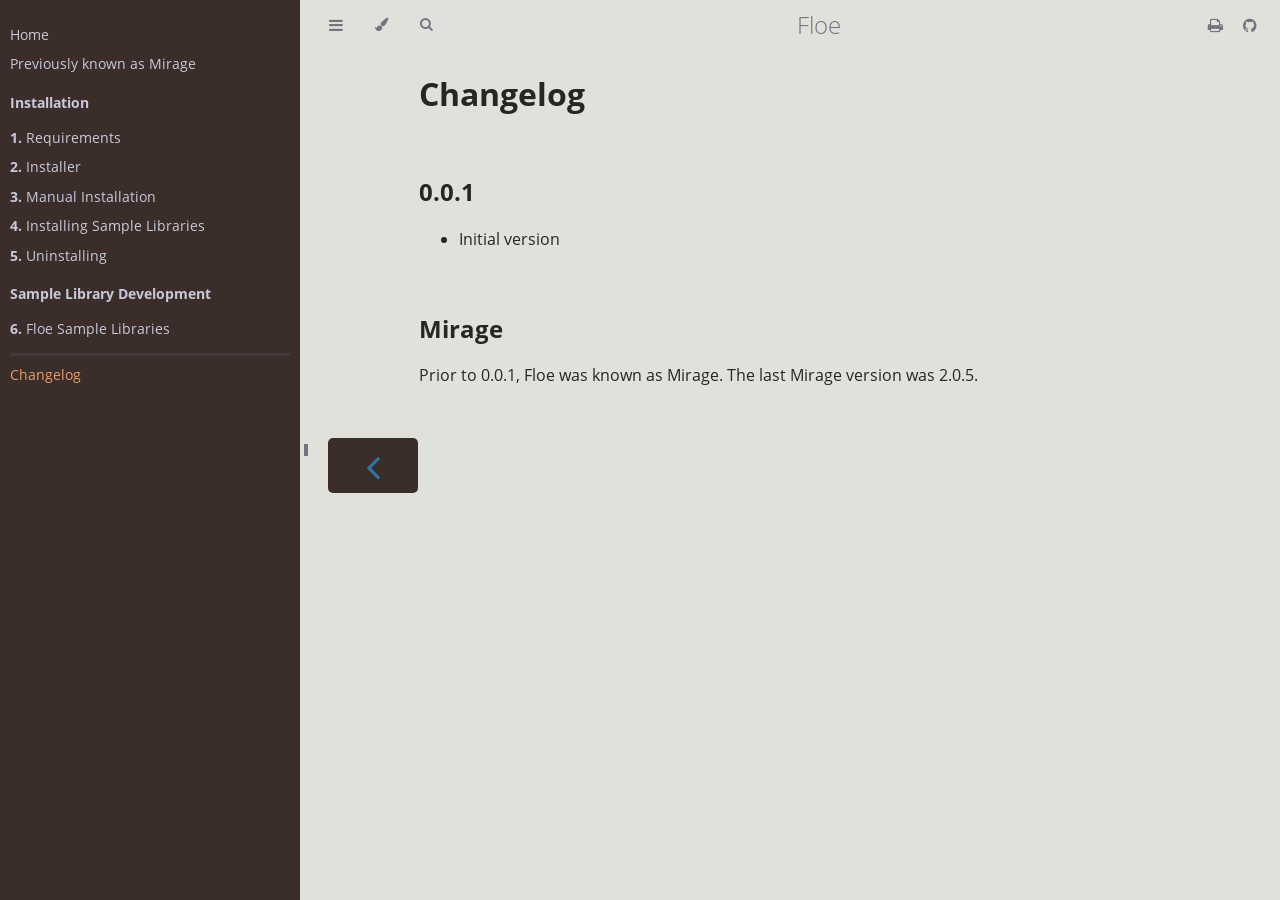
<file: changelog.html>
<!DOCTYPE HTML>
<html lang="en" class="rust" dir="ltr">
    <head>
        <!-- Book generated using mdBook -->
        <meta charset="UTF-8">
        <title>Changelog - Floe</title>


        <!-- Custom HTML head -->
        
        <meta name="description" content="Floe is a free, open-source sample library engine. Available as an audio plugin for Windows and macOS.">
        <meta name="viewport" content="width=device-width, initial-scale=1">
        <meta name="theme-color" content="#ffffff">

        <link rel="icon" href="favicon.svg">
        <link rel="shortcut icon" href="favicon.png">
        <link rel="stylesheet" href="css/variables.css">
        <link rel="stylesheet" href="css/general.css">
        <link rel="stylesheet" href="css/chrome.css">
        <link rel="stylesheet" href="css/print.css" media="print">

        <!-- Fonts -->
        <link rel="stylesheet" href="FontAwesome/css/font-awesome.css">
        <link rel="stylesheet" href="fonts/fonts.css">

        <!-- Highlight.js Stylesheets -->
        <link rel="stylesheet" href="highlight.css">
        <link rel="stylesheet" href="tomorrow-night.css">
        <link rel="stylesheet" href="ayu-highlight.css">

        <!-- Custom theme stylesheets -->
        <link rel="stylesheet" href="theme/floe-theme.css">

    </head>
    <body class="sidebar-visible no-js">
    <div id="body-container">
        <!-- Provide site root to javascript -->
        <script>
            var path_to_root = "";
            var default_theme = window.matchMedia("(prefers-color-scheme: dark)").matches ? "coal" : "rust";
        </script>

        <!-- Work around some values being stored in localStorage wrapped in quotes -->
        <script>
            try {
                var theme = localStorage.getItem('mdbook-theme');
                var sidebar = localStorage.getItem('mdbook-sidebar');

                if (theme.startsWith('"') && theme.endsWith('"')) {
                    localStorage.setItem('mdbook-theme', theme.slice(1, theme.length - 1));
                }

                if (sidebar.startsWith('"') && sidebar.endsWith('"')) {
                    localStorage.setItem('mdbook-sidebar', sidebar.slice(1, sidebar.length - 1));
                }
            } catch (e) { }
        </script>

        <!-- Set the theme before any content is loaded, prevents flash -->
        <script>
            var theme;
            try { theme = localStorage.getItem('mdbook-theme'); } catch(e) { }
            if (theme === null || theme === undefined) { theme = default_theme; }
            var html = document.querySelector('html');
            html.classList.remove('rust')
            html.classList.add(theme);
            var body = document.querySelector('body');
            body.classList.remove('no-js')
            body.classList.add('js');
        </script>

        <input type="checkbox" id="sidebar-toggle-anchor" class="hidden">

        <!-- Hide / unhide sidebar before it is displayed -->
        <script>
            var body = document.querySelector('body');
            var sidebar = null;
            var sidebar_toggle = document.getElementById("sidebar-toggle-anchor");
            if (document.body.clientWidth >= 1080) {
                try { sidebar = localStorage.getItem('mdbook-sidebar'); } catch(e) { }
                sidebar = sidebar || 'visible';
            } else {
                sidebar = 'hidden';
            }
            sidebar_toggle.checked = sidebar === 'visible';
            body.classList.remove('sidebar-visible');
            body.classList.add("sidebar-" + sidebar);
        </script>

        <nav id="sidebar" class="sidebar" aria-label="Table of contents">
            <div class="sidebar-scrollbox">
                <ol class="chapter"><li class="chapter-item expanded affix "><a href="home.html">Home</a></li><li class="chapter-item expanded affix "><a href="mirage.html">Previously known as Mirage</a></li><li class="chapter-item expanded affix "><li class="part-title">Installation</li><li class="chapter-item expanded "><a href="installation/requirements.html"><strong aria-hidden="true">1.</strong> Requirements</a></li><li class="chapter-item expanded "><a href="installation/installer.html"><strong aria-hidden="true">2.</strong> Installer</a></li><li class="chapter-item expanded "><a href="installation/manual-install.html"><strong aria-hidden="true">3.</strong> Manual Installation</a></li><li class="chapter-item expanded "><a href="installation/installing-libraries.html"><strong aria-hidden="true">4.</strong> Installing Sample Libraries</a></li><li class="chapter-item expanded "><a href="installation/uninstalling.html"><strong aria-hidden="true">5.</strong> Uninstalling</a></li><li class="chapter-item expanded affix "><li class="part-title">Sample Library Development</li><li class="chapter-item expanded "><a href="sample-library-format.html"><strong aria-hidden="true">6.</strong> Floe Sample Libraries</a></li><li class="chapter-item expanded affix "><li class="spacer"></li><li class="chapter-item expanded affix "><a href="changelog.html" class="active">Changelog</a></li></ol>
            </div>
            <div id="sidebar-resize-handle" class="sidebar-resize-handle">
                <div class="sidebar-resize-indicator"></div>
            </div>
        </nav>

        <!-- Track and set sidebar scroll position -->
        <script>
            var sidebarScrollbox = document.querySelector('#sidebar .sidebar-scrollbox');
            sidebarScrollbox.addEventListener('click', function(e) {
                if (e.target.tagName === 'A') {
                    sessionStorage.setItem('sidebar-scroll', sidebarScrollbox.scrollTop);
                }
            }, { passive: true });
            var sidebarScrollTop = sessionStorage.getItem('sidebar-scroll');
            sessionStorage.removeItem('sidebar-scroll');
            if (sidebarScrollTop) {
                // preserve sidebar scroll position when navigating via links within sidebar
                sidebarScrollbox.scrollTop = sidebarScrollTop;
            } else {
                // scroll sidebar to current active section when navigating via "next/previous chapter" buttons
                var activeSection = document.querySelector('#sidebar .active');
                if (activeSection) {
                    activeSection.scrollIntoView({ block: 'center' });
                }
            }
        </script>

        <div id="page-wrapper" class="page-wrapper">

            <div class="page">
                                <div id="menu-bar-hover-placeholder"></div>
                <div id="menu-bar" class="menu-bar sticky">
                    <div class="left-buttons">
                        <label id="sidebar-toggle" class="icon-button" for="sidebar-toggle-anchor" title="Toggle Table of Contents" aria-label="Toggle Table of Contents" aria-controls="sidebar">
                            <i class="fa fa-bars"></i>
                        </label>
                        <button id="theme-toggle" class="icon-button" type="button" title="Change theme" aria-label="Change theme" aria-haspopup="true" aria-expanded="false" aria-controls="theme-list">
                            <i class="fa fa-paint-brush"></i>
                        </button>
                        <ul id="theme-list" class="theme-popup" aria-label="Themes" role="menu">
                            <li role="none"><button role="menuitem" class="theme" id="light">Light</button></li>
                            <li role="none"><button role="menuitem" class="theme" id="rust">Rust</button></li>
                            <li role="none"><button role="menuitem" class="theme" id="coal">Coal</button></li>
                            <li role="none"><button role="menuitem" class="theme" id="navy">Navy</button></li>
                            <li role="none"><button role="menuitem" class="theme" id="ayu">Ayu</button></li>
                        </ul>
                        <button id="search-toggle" class="icon-button" type="button" title="Search. (Shortkey: s)" aria-label="Toggle Searchbar" aria-expanded="false" aria-keyshortcuts="S" aria-controls="searchbar">
                            <i class="fa fa-search"></i>
                        </button>
                    </div>

                    <h1 class="menu-title">Floe</h1>

                    <div class="right-buttons">
                        <a href="print.html" title="Print this book" aria-label="Print this book">
                            <i id="print-button" class="fa fa-print"></i>
                        </a>
                        <a href="https://github.com/Floe-Project/Floe" title="Git repository" aria-label="Git repository">
                            <i id="git-repository-button" class="fa fa-github"></i>
                        </a>

                    </div>
                </div>

                <div id="search-wrapper" class="hidden">
                    <form id="searchbar-outer" class="searchbar-outer">
                        <input type="search" id="searchbar" name="searchbar" placeholder="Search this book ..." aria-controls="searchresults-outer" aria-describedby="searchresults-header">
                    </form>
                    <div id="searchresults-outer" class="searchresults-outer hidden">
                        <div id="searchresults-header" class="searchresults-header"></div>
                        <ul id="searchresults">
                        </ul>
                    </div>
                </div>

                <!-- Apply ARIA attributes after the sidebar and the sidebar toggle button are added to the DOM -->
                <script>
                    document.getElementById('sidebar-toggle').setAttribute('aria-expanded', sidebar === 'visible');
                    document.getElementById('sidebar').setAttribute('aria-hidden', sidebar !== 'visible');
                    Array.from(document.querySelectorAll('#sidebar a')).forEach(function(link) {
                        link.setAttribute('tabIndex', sidebar === 'visible' ? 0 : -1);
                    });
                </script>

                <div id="content" class="content">
                    <main>
                        <!--
SPDX-FileCopyrightText: 2018-2024 Sam Windell
SPDX-License-Identifier: GPL-3.0-or-later
-->
<!--
SPDX-FileCopyrightText: 2018-2024 Sam Windell
SPDX-License-Identifier: GPL-3.0-or-later
-->
<h1 id="changelog"><a class="header" href="#changelog">Changelog</a></h1>
<h2 id="001"><a class="header" href="#001">0.0.1</a></h2>
<ul>
<li>Initial version</li>
</ul>
<h2 id="mirage"><a class="header" href="#mirage">Mirage</a></h2>
<p>Prior to 0.0.1, Floe was known as Mirage. The last Mirage version was 2.0.5.</p>

                    </main>

                    <nav class="nav-wrapper" aria-label="Page navigation">
                        <!-- Mobile navigation buttons -->
                            <a rel="prev" href="sample-library-format.html" class="mobile-nav-chapters previous" title="Previous chapter" aria-label="Previous chapter" aria-keyshortcuts="Left">
                                <i class="fa fa-angle-left"></i>
                            </a>


                        <div style="clear: both"></div>
                    </nav>
                </div>
            </div>

            <nav class="nav-wide-wrapper" aria-label="Page navigation">
                    <a rel="prev" href="sample-library-format.html" class="nav-chapters previous" title="Previous chapter" aria-label="Previous chapter" aria-keyshortcuts="Left">
                        <i class="fa fa-angle-left"></i>
                    </a>

            </nav>

        </div>




        <script>
            window.playground_copyable = true;
        </script>


        <script src="elasticlunr.min.js"></script>
        <script src="mark.min.js"></script>
        <script src="searcher.js"></script>

        <script src="clipboard.min.js"></script>
        <script src="highlight.js"></script>
        <script src="book.js"></script>

        <!-- Custom JS scripts -->


    </div>
    </body>
</html>
</file>
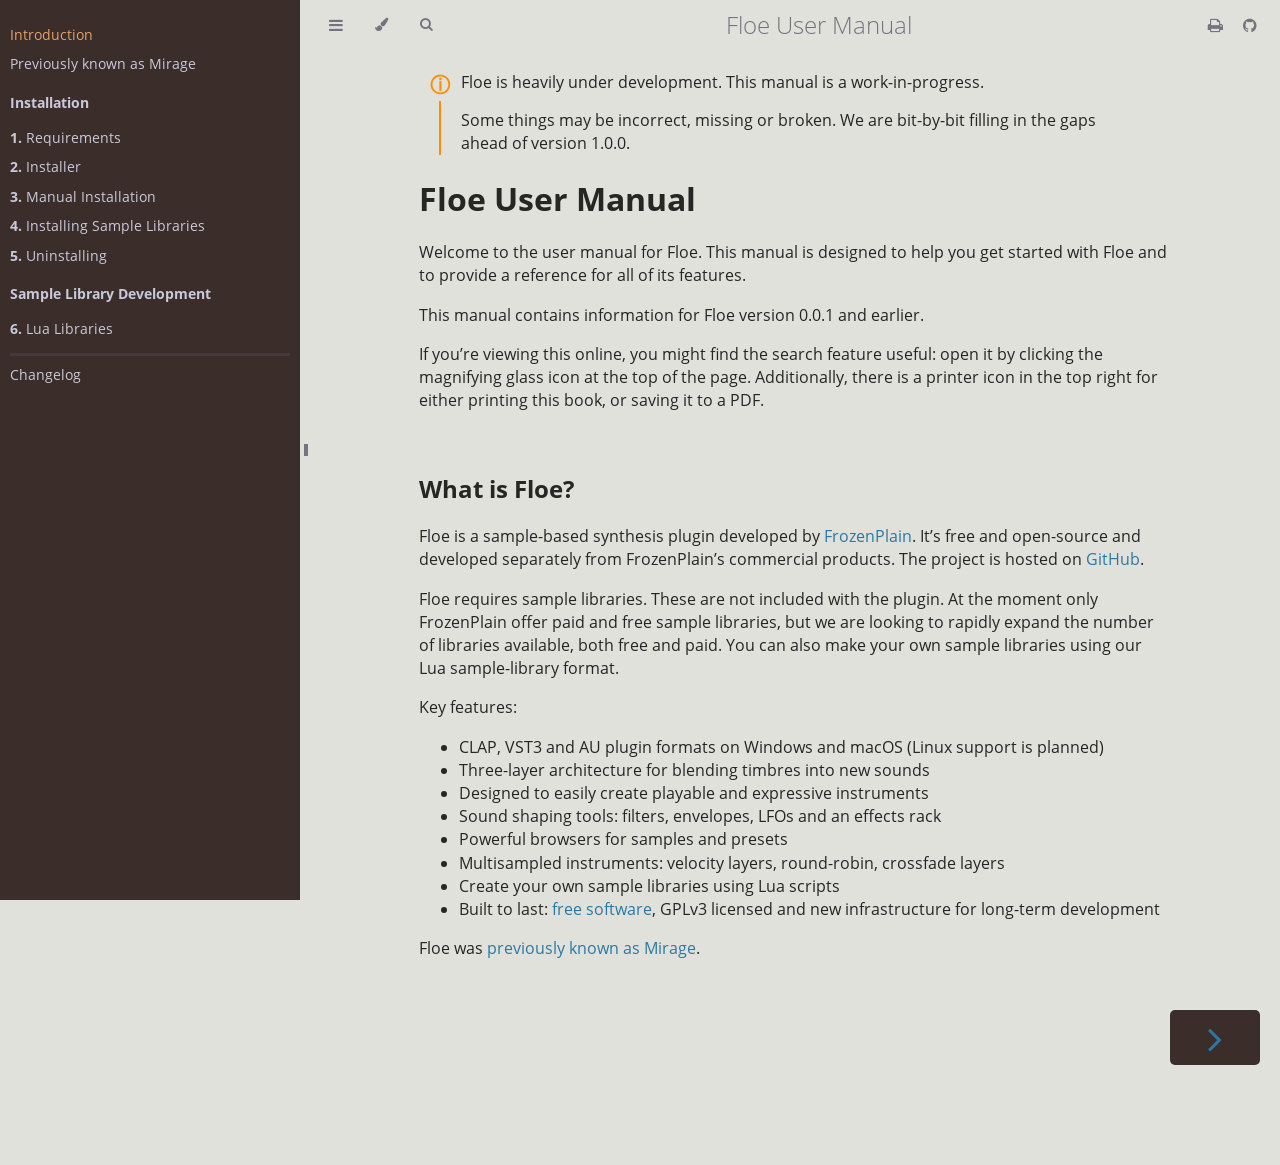
<file: introduction.html>
<!DOCTYPE HTML>
<html lang="en" class="rust" dir="ltr">
    <head>
        <!-- Book generated using mdBook -->
        <meta charset="UTF-8">
        <title>Introduction - Floe User Manual</title>


        <!-- Custom HTML head -->
        
        <meta name="description" content="">
        <meta name="viewport" content="width=device-width, initial-scale=1">
        <meta name="theme-color" content="#ffffff">

        <link rel="icon" href="favicon.svg">
        <link rel="shortcut icon" href="favicon.png">
        <link rel="stylesheet" href="css/variables.css">
        <link rel="stylesheet" href="css/general.css">
        <link rel="stylesheet" href="css/chrome.css">
        <link rel="stylesheet" href="css/print.css" media="print">

        <!-- Fonts -->
        <link rel="stylesheet" href="FontAwesome/css/font-awesome.css">
        <link rel="stylesheet" href="fonts/fonts.css">

        <!-- Highlight.js Stylesheets -->
        <link rel="stylesheet" href="highlight.css">
        <link rel="stylesheet" href="tomorrow-night.css">
        <link rel="stylesheet" href="ayu-highlight.css">

        <!-- Custom theme stylesheets -->

    </head>
    <body class="sidebar-visible no-js">
    <div id="body-container">
        <!-- Provide site root to javascript -->
        <script>
            var path_to_root = "";
            var default_theme = window.matchMedia("(prefers-color-scheme: dark)").matches ? "coal" : "rust";
        </script>

        <!-- Work around some values being stored in localStorage wrapped in quotes -->
        <script>
            try {
                var theme = localStorage.getItem('mdbook-theme');
                var sidebar = localStorage.getItem('mdbook-sidebar');

                if (theme.startsWith('"') && theme.endsWith('"')) {
                    localStorage.setItem('mdbook-theme', theme.slice(1, theme.length - 1));
                }

                if (sidebar.startsWith('"') && sidebar.endsWith('"')) {
                    localStorage.setItem('mdbook-sidebar', sidebar.slice(1, sidebar.length - 1));
                }
            } catch (e) { }
        </script>

        <!-- Set the theme before any content is loaded, prevents flash -->
        <script>
            var theme;
            try { theme = localStorage.getItem('mdbook-theme'); } catch(e) { }
            if (theme === null || theme === undefined) { theme = default_theme; }
            var html = document.querySelector('html');
            html.classList.remove('rust')
            html.classList.add(theme);
            var body = document.querySelector('body');
            body.classList.remove('no-js')
            body.classList.add('js');
        </script>

        <input type="checkbox" id="sidebar-toggle-anchor" class="hidden">

        <!-- Hide / unhide sidebar before it is displayed -->
        <script>
            var body = document.querySelector('body');
            var sidebar = null;
            var sidebar_toggle = document.getElementById("sidebar-toggle-anchor");
            if (document.body.clientWidth >= 1080) {
                try { sidebar = localStorage.getItem('mdbook-sidebar'); } catch(e) { }
                sidebar = sidebar || 'visible';
            } else {
                sidebar = 'hidden';
            }
            sidebar_toggle.checked = sidebar === 'visible';
            body.classList.remove('sidebar-visible');
            body.classList.add("sidebar-" + sidebar);
        </script>

        <nav id="sidebar" class="sidebar" aria-label="Table of contents">
            <div class="sidebar-scrollbox">
                <ol class="chapter"><li class="chapter-item expanded affix "><a href="introduction.html" class="active">Introduction</a></li><li class="chapter-item expanded affix "><a href="mirage.html">Previously known as Mirage</a></li><li class="chapter-item expanded affix "><li class="part-title">Installation</li><li class="chapter-item expanded "><a href="installation/requirements.html"><strong aria-hidden="true">1.</strong> Requirements</a></li><li class="chapter-item expanded "><a href="installation/installer.html"><strong aria-hidden="true">2.</strong> Installer</a></li><li class="chapter-item expanded "><a href="installation/manual-install.html"><strong aria-hidden="true">3.</strong> Manual Installation</a></li><li class="chapter-item expanded "><a href="installation/installing-libraries.html"><strong aria-hidden="true">4.</strong> Installing Sample Libraries</a></li><li class="chapter-item expanded "><a href="installation/uninstalling.html"><strong aria-hidden="true">5.</strong> Uninstalling</a></li><li class="chapter-item expanded affix "><li class="part-title">Sample Library Development</li><li class="chapter-item expanded "><a href="lua-sample-library-format.html"><strong aria-hidden="true">6.</strong> Lua Libraries</a></li><li class="chapter-item expanded affix "><li class="spacer"></li><li class="chapter-item expanded affix "><a href="changelog.html">Changelog</a></li></ol>
            </div>
            <div id="sidebar-resize-handle" class="sidebar-resize-handle">
                <div class="sidebar-resize-indicator"></div>
            </div>
        </nav>

        <!-- Track and set sidebar scroll position -->
        <script>
            var sidebarScrollbox = document.querySelector('#sidebar .sidebar-scrollbox');
            sidebarScrollbox.addEventListener('click', function(e) {
                if (e.target.tagName === 'A') {
                    sessionStorage.setItem('sidebar-scroll', sidebarScrollbox.scrollTop);
                }
            }, { passive: true });
            var sidebarScrollTop = sessionStorage.getItem('sidebar-scroll');
            sessionStorage.removeItem('sidebar-scroll');
            if (sidebarScrollTop) {
                // preserve sidebar scroll position when navigating via links within sidebar
                sidebarScrollbox.scrollTop = sidebarScrollTop;
            } else {
                // scroll sidebar to current active section when navigating via "next/previous chapter" buttons
                var activeSection = document.querySelector('#sidebar .active');
                if (activeSection) {
                    activeSection.scrollIntoView({ block: 'center' });
                }
            }
        </script>

        <div id="page-wrapper" class="page-wrapper">

            <div class="page">
                                <div id="menu-bar-hover-placeholder"></div>
                <div id="menu-bar" class="menu-bar sticky">
                    <div class="left-buttons">
                        <label id="sidebar-toggle" class="icon-button" for="sidebar-toggle-anchor" title="Toggle Table of Contents" aria-label="Toggle Table of Contents" aria-controls="sidebar">
                            <i class="fa fa-bars"></i>
                        </label>
                        <button id="theme-toggle" class="icon-button" type="button" title="Change theme" aria-label="Change theme" aria-haspopup="true" aria-expanded="false" aria-controls="theme-list">
                            <i class="fa fa-paint-brush"></i>
                        </button>
                        <ul id="theme-list" class="theme-popup" aria-label="Themes" role="menu">
                            <li role="none"><button role="menuitem" class="theme" id="light">Light</button></li>
                            <li role="none"><button role="menuitem" class="theme" id="rust">Rust</button></li>
                            <li role="none"><button role="menuitem" class="theme" id="coal">Coal</button></li>
                            <li role="none"><button role="menuitem" class="theme" id="navy">Navy</button></li>
                            <li role="none"><button role="menuitem" class="theme" id="ayu">Ayu</button></li>
                        </ul>
                        <button id="search-toggle" class="icon-button" type="button" title="Search. (Shortkey: s)" aria-label="Toggle Searchbar" aria-expanded="false" aria-keyshortcuts="S" aria-controls="searchbar">
                            <i class="fa fa-search"></i>
                        </button>
                    </div>

                    <h1 class="menu-title">Floe User Manual</h1>

                    <div class="right-buttons">
                        <a href="print.html" title="Print this book" aria-label="Print this book">
                            <i id="print-button" class="fa fa-print"></i>
                        </a>
                        <a href="https://github.com/Floe-Synth/Floe" title="Git repository" aria-label="Git repository">
                            <i id="git-repository-button" class="fa fa-github"></i>
                        </a>

                    </div>
                </div>

                <div id="search-wrapper" class="hidden">
                    <form id="searchbar-outer" class="searchbar-outer">
                        <input type="search" id="searchbar" name="searchbar" placeholder="Search this book ..." aria-controls="searchresults-outer" aria-describedby="searchresults-header">
                    </form>
                    <div id="searchresults-outer" class="searchresults-outer hidden">
                        <div id="searchresults-header" class="searchresults-header"></div>
                        <ul id="searchresults">
                        </ul>
                    </div>
                </div>

                <!-- Apply ARIA attributes after the sidebar and the sidebar toggle button are added to the DOM -->
                <script>
                    document.getElementById('sidebar-toggle').setAttribute('aria-expanded', sidebar === 'visible');
                    document.getElementById('sidebar').setAttribute('aria-hidden', sidebar !== 'visible');
                    Array.from(document.querySelectorAll('#sidebar a')).forEach(function(link) {
                        link.setAttribute('tabIndex', sidebar === 'visible' ? 0 : -1);
                    });
                </script>

                <div id="content" class="content">
                    <main>
                        <!--
SPDX-FileCopyrightText: 2024 Sam Windell
SPDX-License-Identifier: GPL-3.0-or-later
-->
<div class="warning">
Floe is heavily under development. This manual is a work-in-progress.
<p>Some things may be incorrect, missing or broken. We are bit-by-bit filling in the gaps ahead of version 1.0.0.</p>
</div>
<h1 id="floe-user-manual"><a class="header" href="#floe-user-manual">Floe User Manual</a></h1>
<p>Welcome to the user manual for Floe. This manual is designed to help you get started with Floe and to provide a reference for all of its features.</p>
<p>This manual contains information for Floe version 0.0.1 and earlier.</p>
<p>If you’re viewing this online, you might find the search feature useful: open it by clicking the magnifying glass icon at the top of the page. Additionally, there is a printer icon in the top right for either printing this book, or saving it to a PDF.</p>
<h2 id="what-is-floe"><a class="header" href="#what-is-floe">What is Floe?</a></h2>
<p>Floe is a sample-based synthesis plugin developed by <a href="https://frozenplain.com">FrozenPlain</a>. It’s free and open-source and developed separately from FrozenPlain’s commercial products. The project is hosted on <a href="https://github.com/Floe-Synth/Floe">GitHub</a>.</p>
<p>Floe requires sample libraries. These are not included with the plugin. At the moment only FrozenPlain offer paid and free sample libraries, but we are looking to rapidly expand the number of libraries available, both free and paid. You can also make your own sample libraries using our Lua sample-library format.</p>
<p>Key features:</p>
<ul>
<li>CLAP, VST3 and AU plugin formats on Windows and macOS (Linux support is planned)</li>
<li>Three-layer architecture for blending timbres into new sounds</li>
<li>Designed to easily create playable and expressive instruments</li>
<li>Sound shaping tools: filters, envelopes, LFOs and an effects rack</li>
<li>Powerful browsers for samples and presets</li>
<li>Multisampled instruments: velocity layers, round-robin, crossfade layers</li>
<li>Create your own sample libraries using Lua scripts</li>
<li>Built to last: <a href="https://fsfe.org/freesoftware/freesoftware.en.html">free software</a>, GPLv3 licensed and new infrastructure for long-term development</li>
</ul>
<p>Floe was <a href="./mirage.html">previously known as Mirage</a>.</p>

                    </main>

                    <nav class="nav-wrapper" aria-label="Page navigation">
                        <!-- Mobile navigation buttons -->

                            <a rel="next prefetch" href="mirage.html" class="mobile-nav-chapters next" title="Next chapter" aria-label="Next chapter" aria-keyshortcuts="Right">
                                <i class="fa fa-angle-right"></i>
                            </a>

                        <div style="clear: both"></div>
                    </nav>
                </div>
            </div>

            <nav class="nav-wide-wrapper" aria-label="Page navigation">

                    <a rel="next prefetch" href="mirage.html" class="nav-chapters next" title="Next chapter" aria-label="Next chapter" aria-keyshortcuts="Right">
                        <i class="fa fa-angle-right"></i>
                    </a>
            </nav>

        </div>




        <script>
            window.playground_copyable = true;
        </script>


        <script src="elasticlunr.min.js"></script>
        <script src="mark.min.js"></script>
        <script src="searcher.js"></script>

        <script src="clipboard.min.js"></script>
        <script src="highlight.js"></script>
        <script src="book.js"></script>

        <!-- Custom JS scripts -->


    </div>
    </body>
</html>
</file>
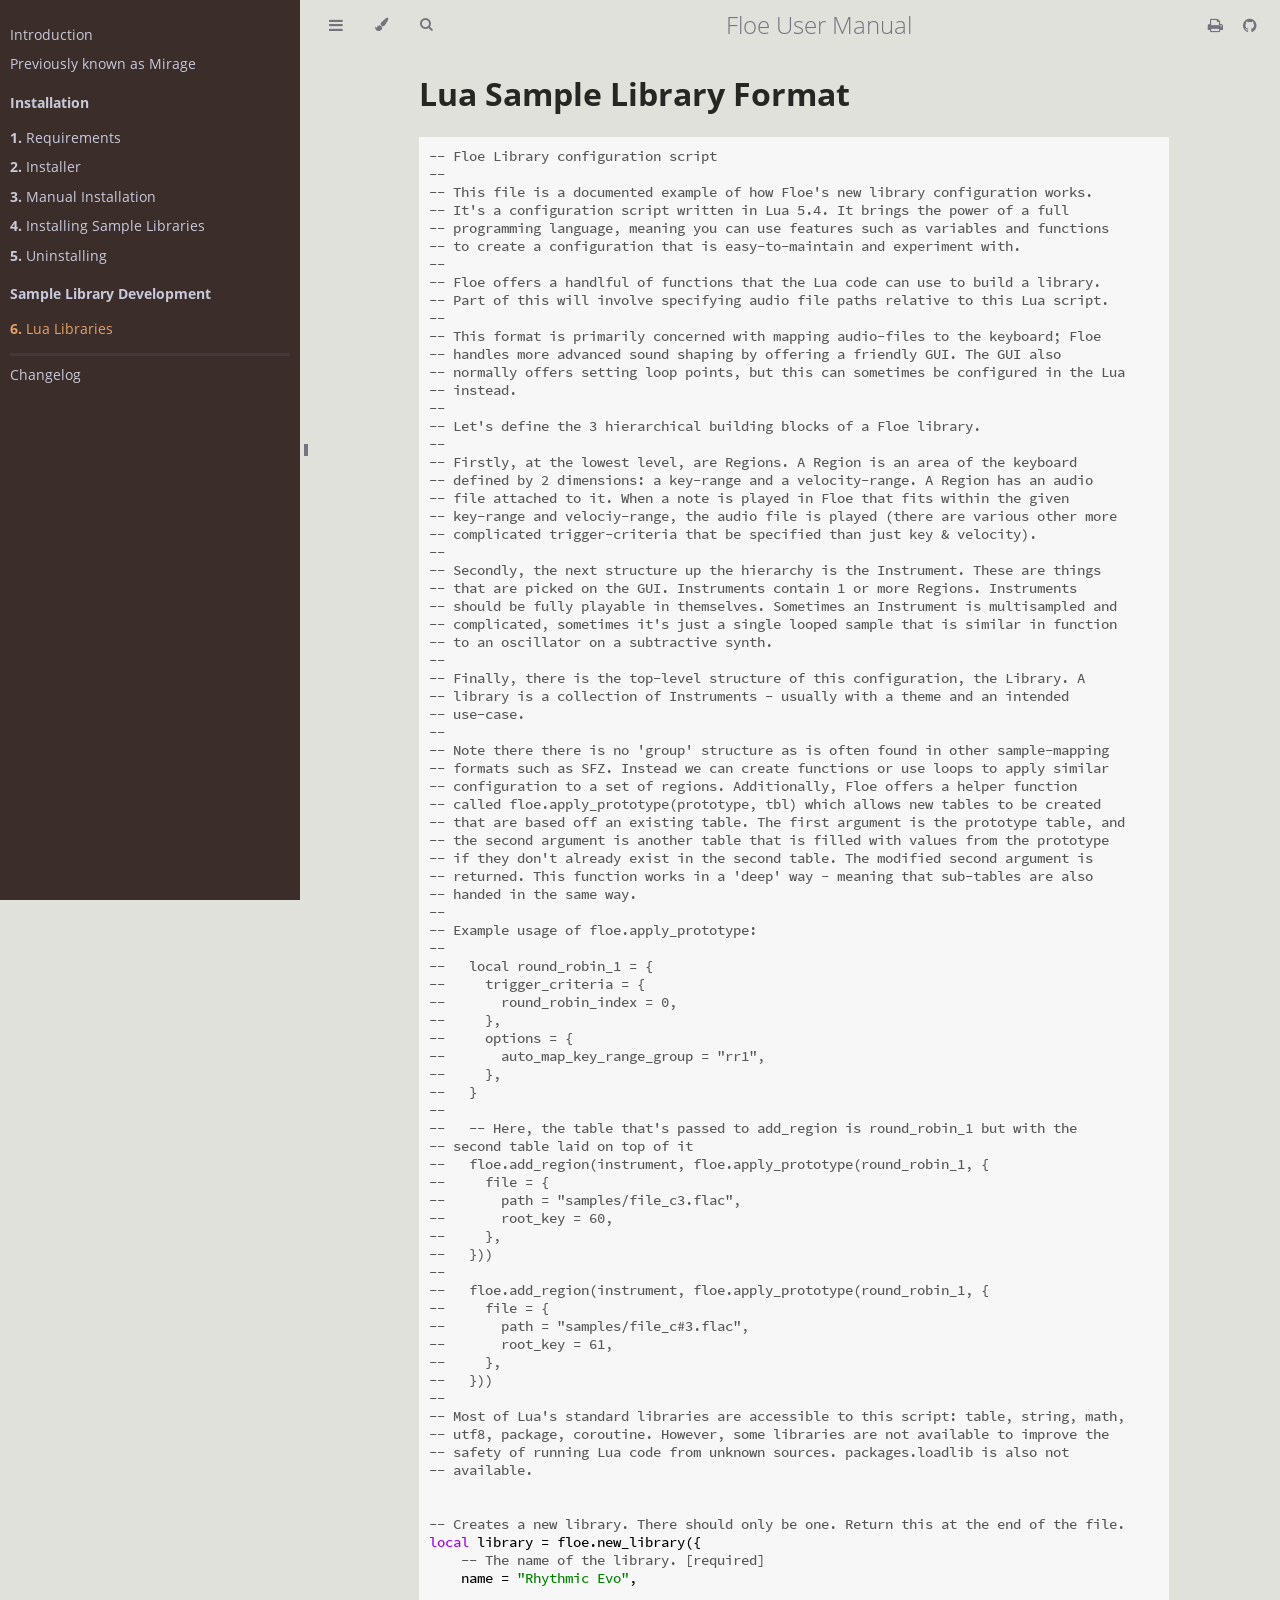
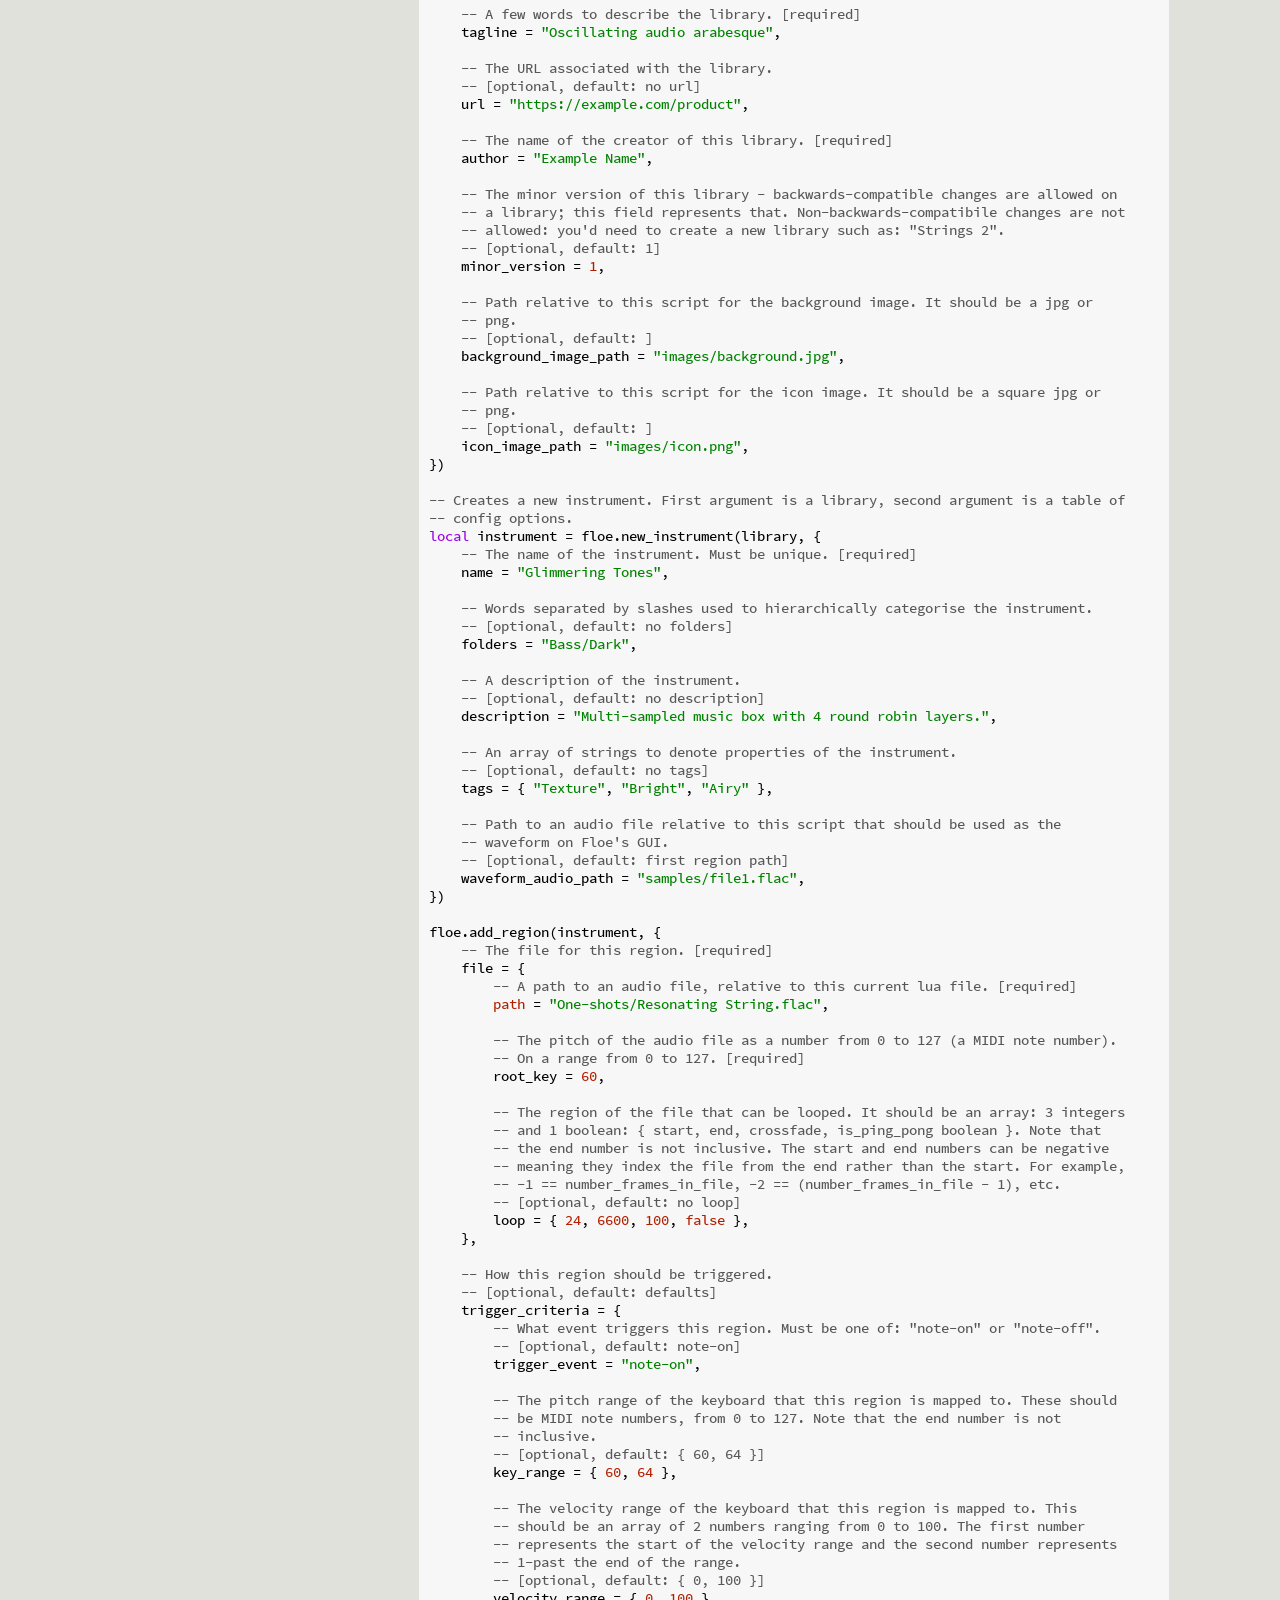
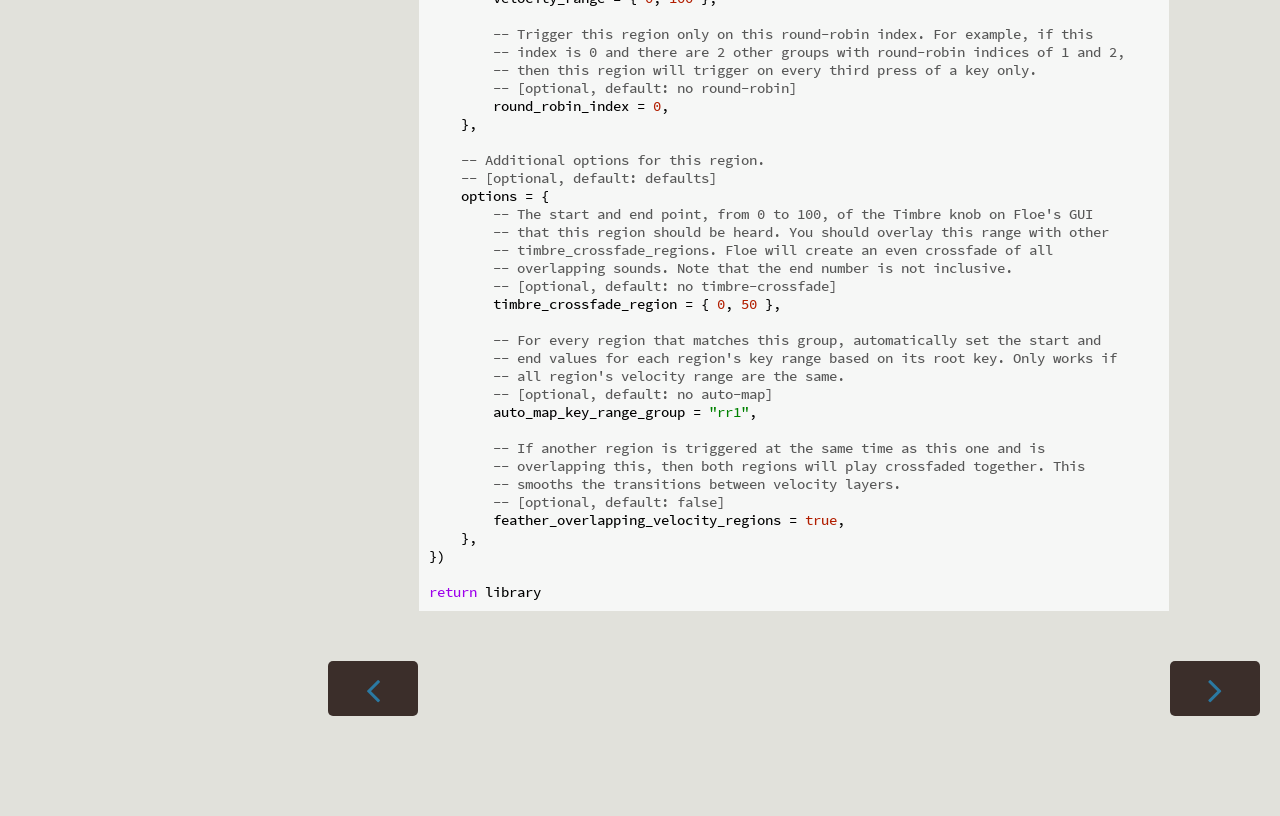
<file: lua-sample-library-format.html>
<!DOCTYPE HTML>
<html lang="en" class="rust" dir="ltr">
    <head>
        <!-- Book generated using mdBook -->
        <meta charset="UTF-8">
        <title>Lua Libraries - Floe User Manual</title>


        <!-- Custom HTML head -->
        
        <meta name="description" content="">
        <meta name="viewport" content="width=device-width, initial-scale=1">
        <meta name="theme-color" content="#ffffff">

        <link rel="icon" href="favicon.svg">
        <link rel="shortcut icon" href="favicon.png">
        <link rel="stylesheet" href="css/variables.css">
        <link rel="stylesheet" href="css/general.css">
        <link rel="stylesheet" href="css/chrome.css">
        <link rel="stylesheet" href="css/print.css" media="print">

        <!-- Fonts -->
        <link rel="stylesheet" href="FontAwesome/css/font-awesome.css">
        <link rel="stylesheet" href="fonts/fonts.css">

        <!-- Highlight.js Stylesheets -->
        <link rel="stylesheet" href="highlight.css">
        <link rel="stylesheet" href="tomorrow-night.css">
        <link rel="stylesheet" href="ayu-highlight.css">

        <!-- Custom theme stylesheets -->

    </head>
    <body class="sidebar-visible no-js">
    <div id="body-container">
        <!-- Provide site root to javascript -->
        <script>
            var path_to_root = "";
            var default_theme = window.matchMedia("(prefers-color-scheme: dark)").matches ? "coal" : "rust";
        </script>

        <!-- Work around some values being stored in localStorage wrapped in quotes -->
        <script>
            try {
                var theme = localStorage.getItem('mdbook-theme');
                var sidebar = localStorage.getItem('mdbook-sidebar');

                if (theme.startsWith('"') && theme.endsWith('"')) {
                    localStorage.setItem('mdbook-theme', theme.slice(1, theme.length - 1));
                }

                if (sidebar.startsWith('"') && sidebar.endsWith('"')) {
                    localStorage.setItem('mdbook-sidebar', sidebar.slice(1, sidebar.length - 1));
                }
            } catch (e) { }
        </script>

        <!-- Set the theme before any content is loaded, prevents flash -->
        <script>
            var theme;
            try { theme = localStorage.getItem('mdbook-theme'); } catch(e) { }
            if (theme === null || theme === undefined) { theme = default_theme; }
            var html = document.querySelector('html');
            html.classList.remove('rust')
            html.classList.add(theme);
            var body = document.querySelector('body');
            body.classList.remove('no-js')
            body.classList.add('js');
        </script>

        <input type="checkbox" id="sidebar-toggle-anchor" class="hidden">

        <!-- Hide / unhide sidebar before it is displayed -->
        <script>
            var body = document.querySelector('body');
            var sidebar = null;
            var sidebar_toggle = document.getElementById("sidebar-toggle-anchor");
            if (document.body.clientWidth >= 1080) {
                try { sidebar = localStorage.getItem('mdbook-sidebar'); } catch(e) { }
                sidebar = sidebar || 'visible';
            } else {
                sidebar = 'hidden';
            }
            sidebar_toggle.checked = sidebar === 'visible';
            body.classList.remove('sidebar-visible');
            body.classList.add("sidebar-" + sidebar);
        </script>

        <nav id="sidebar" class="sidebar" aria-label="Table of contents">
            <div class="sidebar-scrollbox">
                <ol class="chapter"><li class="chapter-item expanded affix "><a href="introduction.html">Introduction</a></li><li class="chapter-item expanded affix "><a href="mirage.html">Previously known as Mirage</a></li><li class="chapter-item expanded affix "><li class="part-title">Installation</li><li class="chapter-item expanded "><a href="installation/requirements.html"><strong aria-hidden="true">1.</strong> Requirements</a></li><li class="chapter-item expanded "><a href="installation/installer.html"><strong aria-hidden="true">2.</strong> Installer</a></li><li class="chapter-item expanded "><a href="installation/manual-install.html"><strong aria-hidden="true">3.</strong> Manual Installation</a></li><li class="chapter-item expanded "><a href="installation/installing-libraries.html"><strong aria-hidden="true">4.</strong> Installing Sample Libraries</a></li><li class="chapter-item expanded "><a href="installation/uninstalling.html"><strong aria-hidden="true">5.</strong> Uninstalling</a></li><li class="chapter-item expanded affix "><li class="part-title">Sample Library Development</li><li class="chapter-item expanded "><a href="lua-sample-library-format.html" class="active"><strong aria-hidden="true">6.</strong> Lua Libraries</a></li><li class="chapter-item expanded affix "><li class="spacer"></li><li class="chapter-item expanded affix "><a href="changelog.html">Changelog</a></li></ol>
            </div>
            <div id="sidebar-resize-handle" class="sidebar-resize-handle">
                <div class="sidebar-resize-indicator"></div>
            </div>
        </nav>

        <!-- Track and set sidebar scroll position -->
        <script>
            var sidebarScrollbox = document.querySelector('#sidebar .sidebar-scrollbox');
            sidebarScrollbox.addEventListener('click', function(e) {
                if (e.target.tagName === 'A') {
                    sessionStorage.setItem('sidebar-scroll', sidebarScrollbox.scrollTop);
                }
            }, { passive: true });
            var sidebarScrollTop = sessionStorage.getItem('sidebar-scroll');
            sessionStorage.removeItem('sidebar-scroll');
            if (sidebarScrollTop) {
                // preserve sidebar scroll position when navigating via links within sidebar
                sidebarScrollbox.scrollTop = sidebarScrollTop;
            } else {
                // scroll sidebar to current active section when navigating via "next/previous chapter" buttons
                var activeSection = document.querySelector('#sidebar .active');
                if (activeSection) {
                    activeSection.scrollIntoView({ block: 'center' });
                }
            }
        </script>

        <div id="page-wrapper" class="page-wrapper">

            <div class="page">
                                <div id="menu-bar-hover-placeholder"></div>
                <div id="menu-bar" class="menu-bar sticky">
                    <div class="left-buttons">
                        <label id="sidebar-toggle" class="icon-button" for="sidebar-toggle-anchor" title="Toggle Table of Contents" aria-label="Toggle Table of Contents" aria-controls="sidebar">
                            <i class="fa fa-bars"></i>
                        </label>
                        <button id="theme-toggle" class="icon-button" type="button" title="Change theme" aria-label="Change theme" aria-haspopup="true" aria-expanded="false" aria-controls="theme-list">
                            <i class="fa fa-paint-brush"></i>
                        </button>
                        <ul id="theme-list" class="theme-popup" aria-label="Themes" role="menu">
                            <li role="none"><button role="menuitem" class="theme" id="light">Light</button></li>
                            <li role="none"><button role="menuitem" class="theme" id="rust">Rust</button></li>
                            <li role="none"><button role="menuitem" class="theme" id="coal">Coal</button></li>
                            <li role="none"><button role="menuitem" class="theme" id="navy">Navy</button></li>
                            <li role="none"><button role="menuitem" class="theme" id="ayu">Ayu</button></li>
                        </ul>
                        <button id="search-toggle" class="icon-button" type="button" title="Search. (Shortkey: s)" aria-label="Toggle Searchbar" aria-expanded="false" aria-keyshortcuts="S" aria-controls="searchbar">
                            <i class="fa fa-search"></i>
                        </button>
                    </div>

                    <h1 class="menu-title">Floe User Manual</h1>

                    <div class="right-buttons">
                        <a href="print.html" title="Print this book" aria-label="Print this book">
                            <i id="print-button" class="fa fa-print"></i>
                        </a>
                        <a href="https://github.com/Floe-Synth/Floe" title="Git repository" aria-label="Git repository">
                            <i id="git-repository-button" class="fa fa-github"></i>
                        </a>

                    </div>
                </div>

                <div id="search-wrapper" class="hidden">
                    <form id="searchbar-outer" class="searchbar-outer">
                        <input type="search" id="searchbar" name="searchbar" placeholder="Search this book ..." aria-controls="searchresults-outer" aria-describedby="searchresults-header">
                    </form>
                    <div id="searchresults-outer" class="searchresults-outer hidden">
                        <div id="searchresults-header" class="searchresults-header"></div>
                        <ul id="searchresults">
                        </ul>
                    </div>
                </div>

                <!-- Apply ARIA attributes after the sidebar and the sidebar toggle button are added to the DOM -->
                <script>
                    document.getElementById('sidebar-toggle').setAttribute('aria-expanded', sidebar === 'visible');
                    document.getElementById('sidebar').setAttribute('aria-hidden', sidebar !== 'visible');
                    Array.from(document.querySelectorAll('#sidebar a')).forEach(function(link) {
                        link.setAttribute('tabIndex', sidebar === 'visible' ? 0 : -1);
                    });
                </script>

                <div id="content" class="content">
                    <main>
                        <!--
SPDX-FileCopyrightText: 2024 Sam Windell
SPDX-License-Identifier: GPL-3.0-or-later
-->
<h1 id="lua-sample-library-format"><a class="header" href="#lua-sample-library-format">Lua Sample Library Format</a></h1>
<pre><code class="language-lua">-- Floe Library configuration script
-- 
-- This file is a documented example of how Floe's new library configuration works. 
-- It's a configuration script written in Lua 5.4. It brings the power of a full 
-- programming language, meaning you can use features such as variables and functions 
-- to create a configuration that is easy-to-maintain and experiment with.
-- 
-- Floe offers a handlful of functions that the Lua code can use to build a library. 
-- Part of this will involve specifying audio file paths relative to this Lua script.
-- 
-- This format is primarily concerned with mapping audio-files to the keyboard; Floe 
-- handles more advanced sound shaping by offering a friendly GUI. The GUI also 
-- normally offers setting loop points, but this can sometimes be configured in the Lua 
-- instead.
-- 
-- Let's define the 3 hierarchical building blocks of a Floe library.
-- 
-- Firstly, at the lowest level, are Regions. A Region is an area of the keyboard 
-- defined by 2 dimensions: a key-range and a velocity-range. A Region has an audio 
-- file attached to it. When a note is played in Floe that fits within the given 
-- key-range and velociy-range, the audio file is played (there are various other more 
-- complicated trigger-criteria that be specified than just key &amp; velocity).
-- 
-- Secondly, the next structure up the hierarchy is the Instrument. These are things 
-- that are picked on the GUI. Instruments contain 1 or more Regions. Instruments 
-- should be fully playable in themselves. Sometimes an Instrument is multisampled and 
-- complicated, sometimes it's just a single looped sample that is similar in function 
-- to an oscillator on a subtractive synth.
-- 
-- Finally, there is the top-level structure of this configuration, the Library. A 
-- library is a collection of Instruments - usually with a theme and an intended 
-- use-case.
-- 
-- Note there there is no 'group' structure as is often found in other sample-mapping 
-- formats such as SFZ. Instead we can create functions or use loops to apply similar 
-- configuration to a set of regions. Additionally, Floe offers a helper function 
-- called floe.apply_prototype(prototype, tbl) which allows new tables to be created 
-- that are based off an existing table. The first argument is the prototype table, and 
-- the second argument is another table that is filled with values from the prototype 
-- if they don't already exist in the second table. The modified second argument is 
-- returned. This function works in a 'deep' way - meaning that sub-tables are also 
-- handed in the same way.
-- 
-- Example usage of floe.apply_prototype:
-- 
--   local round_robin_1 = {
--     trigger_criteria = {
--       round_robin_index = 0,
--     },
--     options = {
--       auto_map_key_range_group = "rr1",
--     },
--   }
-- 
--   -- Here, the table that's passed to add_region is round_robin_1 but with the 
-- second table laid on top of it
--   floe.add_region(instrument, floe.apply_prototype(round_robin_1, {
--     file = {
--       path = "samples/file_c3.flac",
--       root_key = 60,
--     },
--   }))
-- 
--   floe.add_region(instrument, floe.apply_prototype(round_robin_1, {
--     file = {
--       path = "samples/file_c#3.flac",
--       root_key = 61,
--     },
--   }))
-- 
-- Most of Lua's standard libraries are accessible to this script: table, string, math, 
-- utf8, package, coroutine. However, some libraries are not available to improve the 
-- safety of running Lua code from unknown sources. packages.loadlib is also not 
-- available.


-- Creates a new library. There should only be one. Return this at the end of the file.
local library = floe.new_library({
    -- The name of the library. [required]
    name = "Rhythmic Evo",

    -- A few words to describe the library. [required]
    tagline = "Oscillating audio arabesque",

    -- The URL associated with the library.
    -- [optional, default: no url]
    url = "https://example.com/product",

    -- The name of the creator of this library. [required]
    author = "Example Name",

    -- The minor version of this library - backwards-compatible changes are allowed on 
    -- a library; this field represents that. Non-backwards-compatibile changes are not 
    -- allowed: you'd need to create a new library such as: "Strings 2".
    -- [optional, default: 1]
    minor_version = 1,

    -- Path relative to this script for the background image. It should be a jpg or 
    -- png.
    -- [optional, default: ]
    background_image_path = "images/background.jpg",

    -- Path relative to this script for the icon image. It should be a square jpg or 
    -- png.
    -- [optional, default: ]
    icon_image_path = "images/icon.png",
})

-- Creates a new instrument. First argument is a library, second argument is a table of 
-- config options.
local instrument = floe.new_instrument(library, {
    -- The name of the instrument. Must be unique. [required]
    name = "Glimmering Tones",

    -- Words separated by slashes used to hierarchically categorise the instrument.
    -- [optional, default: no folders]
    folders = "Bass/Dark",

    -- A description of the instrument.
    -- [optional, default: no description]
    description = "Multi-sampled music box with 4 round robin layers.",

    -- An array of strings to denote properties of the instrument.
    -- [optional, default: no tags]
    tags = { "Texture", "Bright", "Airy" },

    -- Path to an audio file relative to this script that should be used as the 
    -- waveform on Floe's GUI.
    -- [optional, default: first region path]
    waveform_audio_path = "samples/file1.flac",
})

floe.add_region(instrument, {
    -- The file for this region. [required]
    file = {
        -- A path to an audio file, relative to this current lua file. [required]
        path = "One-shots/Resonating String.flac",

        -- The pitch of the audio file as a number from 0 to 127 (a MIDI note number). 
        -- On a range from 0 to 127. [required]
        root_key = 60,

        -- The region of the file that can be looped. It should be an array: 3 integers 
        -- and 1 boolean: { start, end, crossfade, is_ping_pong boolean }. Note that 
        -- the end number is not inclusive. The start and end numbers can be negative 
        -- meaning they index the file from the end rather than the start. For example, 
        -- -1 == number_frames_in_file, -2 == (number_frames_in_file - 1), etc.
        -- [optional, default: no loop]
        loop = { 24, 6600, 100, false },
    },

    -- How this region should be triggered.
    -- [optional, default: defaults]
    trigger_criteria = {
        -- What event triggers this region. Must be one of: "note-on" or "note-off".
        -- [optional, default: note-on]
        trigger_event = "note-on",

        -- The pitch range of the keyboard that this region is mapped to. These should 
        -- be MIDI note numbers, from 0 to 127. Note that the end number is not 
        -- inclusive.
        -- [optional, default: { 60, 64 }]
        key_range = { 60, 64 },

        -- The velocity range of the keyboard that this region is mapped to. This 
        -- should be an array of 2 numbers ranging from 0 to 100. The first number 
        -- represents the start of the velocity range and the second number represents 
        -- 1-past the end of the range.
        -- [optional, default: { 0, 100 }]
        velocity_range = { 0, 100 },

        -- Trigger this region only on this round-robin index. For example, if this 
        -- index is 0 and there are 2 other groups with round-robin indices of 1 and 2, 
        -- then this region will trigger on every third press of a key only.
        -- [optional, default: no round-robin]
        round_robin_index = 0,
    },

    -- Additional options for this region.
    -- [optional, default: defaults]
    options = {
        -- The start and end point, from 0 to 100, of the Timbre knob on Floe's GUI 
        -- that this region should be heard. You should overlay this range with other 
        -- timbre_crossfade_regions. Floe will create an even crossfade of all 
        -- overlapping sounds. Note that the end number is not inclusive.
        -- [optional, default: no timbre-crossfade]
        timbre_crossfade_region = { 0, 50 },

        -- For every region that matches this group, automatically set the start and 
        -- end values for each region's key range based on its root key. Only works if 
        -- all region's velocity range are the same.
        -- [optional, default: no auto-map]
        auto_map_key_range_group = "rr1",

        -- If another region is triggered at the same time as this one and is 
        -- overlapping this, then both regions will play crossfaded together. This 
        -- smooths the transitions between velocity layers.
        -- [optional, default: false]
        feather_overlapping_velocity_regions = true,
    },
})

return library
</code></pre>

                    </main>

                    <nav class="nav-wrapper" aria-label="Page navigation">
                        <!-- Mobile navigation buttons -->
                            <a rel="prev" href="installation/uninstalling.html" class="mobile-nav-chapters previous" title="Previous chapter" aria-label="Previous chapter" aria-keyshortcuts="Left">
                                <i class="fa fa-angle-left"></i>
                            </a>

                            <a rel="next prefetch" href="changelog.html" class="mobile-nav-chapters next" title="Next chapter" aria-label="Next chapter" aria-keyshortcuts="Right">
                                <i class="fa fa-angle-right"></i>
                            </a>

                        <div style="clear: both"></div>
                    </nav>
                </div>
            </div>

            <nav class="nav-wide-wrapper" aria-label="Page navigation">
                    <a rel="prev" href="installation/uninstalling.html" class="nav-chapters previous" title="Previous chapter" aria-label="Previous chapter" aria-keyshortcuts="Left">
                        <i class="fa fa-angle-left"></i>
                    </a>

                    <a rel="next prefetch" href="changelog.html" class="nav-chapters next" title="Next chapter" aria-label="Next chapter" aria-keyshortcuts="Right">
                        <i class="fa fa-angle-right"></i>
                    </a>
            </nav>

        </div>




        <script>
            window.playground_copyable = true;
        </script>


        <script src="elasticlunr.min.js"></script>
        <script src="mark.min.js"></script>
        <script src="searcher.js"></script>

        <script src="clipboard.min.js"></script>
        <script src="highlight.js"></script>
        <script src="book.js"></script>

        <!-- Custom JS scripts -->


    </div>
    </body>
</html>
</file>
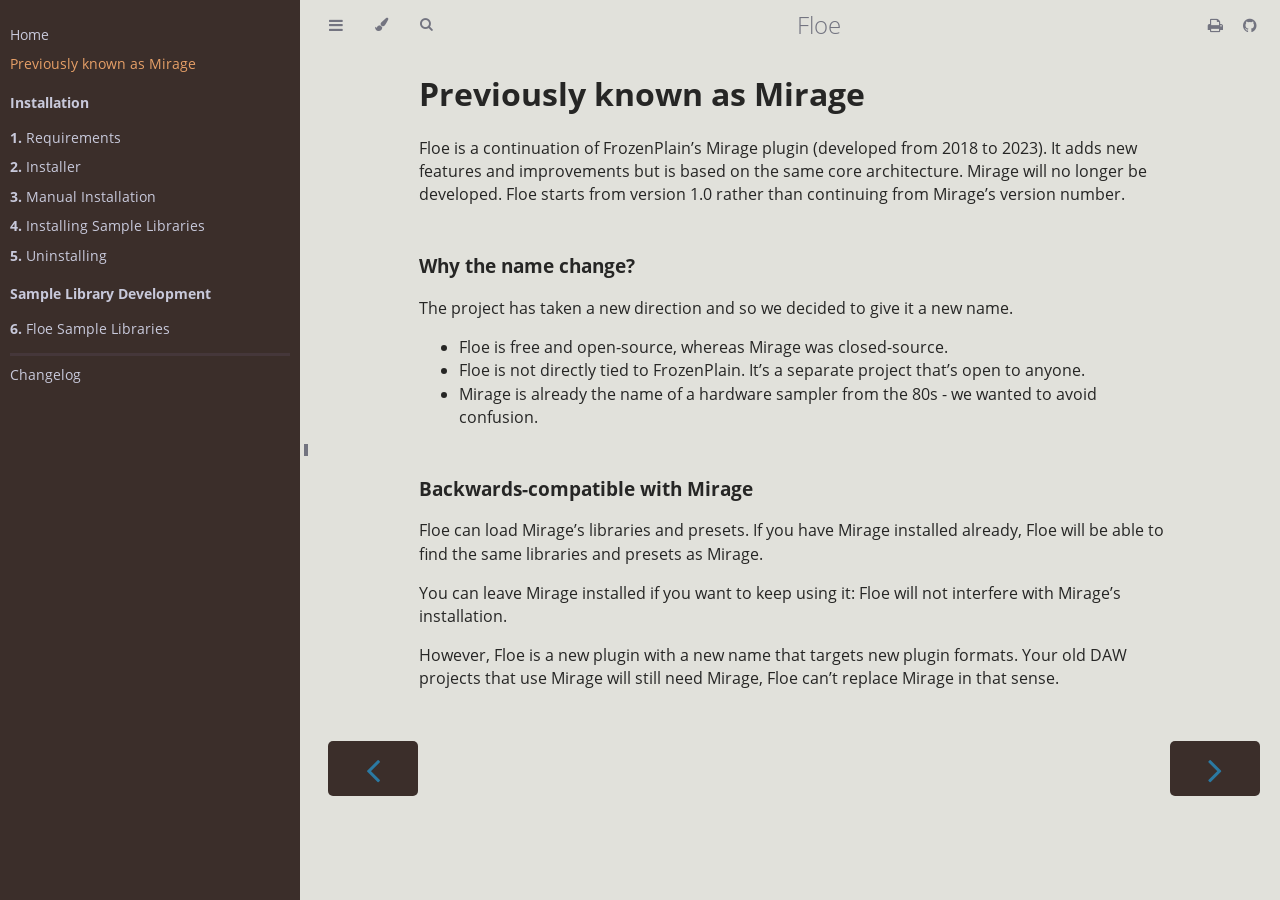
<file: mirage.html>
<!DOCTYPE HTML>
<html lang="en" class="rust" dir="ltr">
    <head>
        <!-- Book generated using mdBook -->
        <meta charset="UTF-8">
        <title>Previously known as Mirage - Floe</title>


        <!-- Custom HTML head -->
        
        <meta name="description" content="Floe is a free, open-source sample library engine. Available as an audio plugin for Windows and macOS.">
        <meta name="viewport" content="width=device-width, initial-scale=1">
        <meta name="theme-color" content="#ffffff">

        <link rel="icon" href="favicon.svg">
        <link rel="shortcut icon" href="favicon.png">
        <link rel="stylesheet" href="css/variables.css">
        <link rel="stylesheet" href="css/general.css">
        <link rel="stylesheet" href="css/chrome.css">
        <link rel="stylesheet" href="css/print.css" media="print">

        <!-- Fonts -->
        <link rel="stylesheet" href="FontAwesome/css/font-awesome.css">
        <link rel="stylesheet" href="fonts/fonts.css">

        <!-- Highlight.js Stylesheets -->
        <link rel="stylesheet" href="highlight.css">
        <link rel="stylesheet" href="tomorrow-night.css">
        <link rel="stylesheet" href="ayu-highlight.css">

        <!-- Custom theme stylesheets -->
        <link rel="stylesheet" href="theme/floe-theme.css">

    </head>
    <body class="sidebar-visible no-js">
    <div id="body-container">
        <!-- Provide site root to javascript -->
        <script>
            var path_to_root = "";
            var default_theme = window.matchMedia("(prefers-color-scheme: dark)").matches ? "coal" : "rust";
        </script>

        <!-- Work around some values being stored in localStorage wrapped in quotes -->
        <script>
            try {
                var theme = localStorage.getItem('mdbook-theme');
                var sidebar = localStorage.getItem('mdbook-sidebar');

                if (theme.startsWith('"') && theme.endsWith('"')) {
                    localStorage.setItem('mdbook-theme', theme.slice(1, theme.length - 1));
                }

                if (sidebar.startsWith('"') && sidebar.endsWith('"')) {
                    localStorage.setItem('mdbook-sidebar', sidebar.slice(1, sidebar.length - 1));
                }
            } catch (e) { }
        </script>

        <!-- Set the theme before any content is loaded, prevents flash -->
        <script>
            var theme;
            try { theme = localStorage.getItem('mdbook-theme'); } catch(e) { }
            if (theme === null || theme === undefined) { theme = default_theme; }
            var html = document.querySelector('html');
            html.classList.remove('rust')
            html.classList.add(theme);
            var body = document.querySelector('body');
            body.classList.remove('no-js')
            body.classList.add('js');
        </script>

        <input type="checkbox" id="sidebar-toggle-anchor" class="hidden">

        <!-- Hide / unhide sidebar before it is displayed -->
        <script>
            var body = document.querySelector('body');
            var sidebar = null;
            var sidebar_toggle = document.getElementById("sidebar-toggle-anchor");
            if (document.body.clientWidth >= 1080) {
                try { sidebar = localStorage.getItem('mdbook-sidebar'); } catch(e) { }
                sidebar = sidebar || 'visible';
            } else {
                sidebar = 'hidden';
            }
            sidebar_toggle.checked = sidebar === 'visible';
            body.classList.remove('sidebar-visible');
            body.classList.add("sidebar-" + sidebar);
        </script>

        <nav id="sidebar" class="sidebar" aria-label="Table of contents">
            <div class="sidebar-scrollbox">
                <ol class="chapter"><li class="chapter-item expanded affix "><a href="home.html">Home</a></li><li class="chapter-item expanded affix "><a href="mirage.html" class="active">Previously known as Mirage</a></li><li class="chapter-item expanded affix "><li class="part-title">Installation</li><li class="chapter-item expanded "><a href="installation/requirements.html"><strong aria-hidden="true">1.</strong> Requirements</a></li><li class="chapter-item expanded "><a href="installation/installer.html"><strong aria-hidden="true">2.</strong> Installer</a></li><li class="chapter-item expanded "><a href="installation/manual-install.html"><strong aria-hidden="true">3.</strong> Manual Installation</a></li><li class="chapter-item expanded "><a href="installation/installing-libraries.html"><strong aria-hidden="true">4.</strong> Installing Sample Libraries</a></li><li class="chapter-item expanded "><a href="installation/uninstalling.html"><strong aria-hidden="true">5.</strong> Uninstalling</a></li><li class="chapter-item expanded affix "><li class="part-title">Sample Library Development</li><li class="chapter-item expanded "><a href="sample-library-format.html"><strong aria-hidden="true">6.</strong> Floe Sample Libraries</a></li><li class="chapter-item expanded affix "><li class="spacer"></li><li class="chapter-item expanded affix "><a href="changelog.html">Changelog</a></li></ol>
            </div>
            <div id="sidebar-resize-handle" class="sidebar-resize-handle">
                <div class="sidebar-resize-indicator"></div>
            </div>
        </nav>

        <!-- Track and set sidebar scroll position -->
        <script>
            var sidebarScrollbox = document.querySelector('#sidebar .sidebar-scrollbox');
            sidebarScrollbox.addEventListener('click', function(e) {
                if (e.target.tagName === 'A') {
                    sessionStorage.setItem('sidebar-scroll', sidebarScrollbox.scrollTop);
                }
            }, { passive: true });
            var sidebarScrollTop = sessionStorage.getItem('sidebar-scroll');
            sessionStorage.removeItem('sidebar-scroll');
            if (sidebarScrollTop) {
                // preserve sidebar scroll position when navigating via links within sidebar
                sidebarScrollbox.scrollTop = sidebarScrollTop;
            } else {
                // scroll sidebar to current active section when navigating via "next/previous chapter" buttons
                var activeSection = document.querySelector('#sidebar .active');
                if (activeSection) {
                    activeSection.scrollIntoView({ block: 'center' });
                }
            }
        </script>

        <div id="page-wrapper" class="page-wrapper">

            <div class="page">
                                <div id="menu-bar-hover-placeholder"></div>
                <div id="menu-bar" class="menu-bar sticky">
                    <div class="left-buttons">
                        <label id="sidebar-toggle" class="icon-button" for="sidebar-toggle-anchor" title="Toggle Table of Contents" aria-label="Toggle Table of Contents" aria-controls="sidebar">
                            <i class="fa fa-bars"></i>
                        </label>
                        <button id="theme-toggle" class="icon-button" type="button" title="Change theme" aria-label="Change theme" aria-haspopup="true" aria-expanded="false" aria-controls="theme-list">
                            <i class="fa fa-paint-brush"></i>
                        </button>
                        <ul id="theme-list" class="theme-popup" aria-label="Themes" role="menu">
                            <li role="none"><button role="menuitem" class="theme" id="light">Light</button></li>
                            <li role="none"><button role="menuitem" class="theme" id="rust">Rust</button></li>
                            <li role="none"><button role="menuitem" class="theme" id="coal">Coal</button></li>
                            <li role="none"><button role="menuitem" class="theme" id="navy">Navy</button></li>
                            <li role="none"><button role="menuitem" class="theme" id="ayu">Ayu</button></li>
                        </ul>
                        <button id="search-toggle" class="icon-button" type="button" title="Search. (Shortkey: s)" aria-label="Toggle Searchbar" aria-expanded="false" aria-keyshortcuts="S" aria-controls="searchbar">
                            <i class="fa fa-search"></i>
                        </button>
                    </div>

                    <h1 class="menu-title">Floe</h1>

                    <div class="right-buttons">
                        <a href="print.html" title="Print this book" aria-label="Print this book">
                            <i id="print-button" class="fa fa-print"></i>
                        </a>
                        <a href="https://github.com/Floe-Project/Floe" title="Git repository" aria-label="Git repository">
                            <i id="git-repository-button" class="fa fa-github"></i>
                        </a>

                    </div>
                </div>

                <div id="search-wrapper" class="hidden">
                    <form id="searchbar-outer" class="searchbar-outer">
                        <input type="search" id="searchbar" name="searchbar" placeholder="Search this book ..." aria-controls="searchresults-outer" aria-describedby="searchresults-header">
                    </form>
                    <div id="searchresults-outer" class="searchresults-outer hidden">
                        <div id="searchresults-header" class="searchresults-header"></div>
                        <ul id="searchresults">
                        </ul>
                    </div>
                </div>

                <!-- Apply ARIA attributes after the sidebar and the sidebar toggle button are added to the DOM -->
                <script>
                    document.getElementById('sidebar-toggle').setAttribute('aria-expanded', sidebar === 'visible');
                    document.getElementById('sidebar').setAttribute('aria-hidden', sidebar !== 'visible');
                    Array.from(document.querySelectorAll('#sidebar a')).forEach(function(link) {
                        link.setAttribute('tabIndex', sidebar === 'visible' ? 0 : -1);
                    });
                </script>

                <div id="content" class="content">
                    <main>
                        <!--
SPDX-FileCopyrightText: 2024 Sam Windell
SPDX-License-Identifier: GPL-3.0-or-later
-->
<h1 id="previously-known-as-mirage"><a class="header" href="#previously-known-as-mirage">Previously known as Mirage</a></h1>
<p>Floe is a continuation of FrozenPlain’s Mirage plugin (developed from 2018 to 2023). It adds new features and improvements but is based on the same core architecture. Mirage will no longer be developed. Floe starts from version 1.0 rather than continuing from Mirage’s version number.</p>
<h3 id="why-the-name-change"><a class="header" href="#why-the-name-change">Why the name change?</a></h3>
<p>The project has taken a new direction and so we decided to give it a new name.</p>
<ul>
<li>Floe is free and open-source, whereas Mirage was closed-source.</li>
<li>Floe is not directly tied to FrozenPlain. It’s a separate project that’s open to anyone.</li>
<li>Mirage is already the name of a hardware sampler from the 80s - we wanted to avoid confusion.</li>
</ul>
<h3 id="backwards-compatible-with-mirage"><a class="header" href="#backwards-compatible-with-mirage">Backwards-compatible with Mirage</a></h3>
<p>Floe can load Mirage’s libraries and presets. If you have Mirage installed already, Floe will be able to find the same libraries and presets as Mirage.</p>
<p>You can leave Mirage installed if you want to keep using it: Floe will not interfere with Mirage’s installation.</p>
<p>However, Floe is a new plugin with a new name that targets new plugin formats. Your old DAW projects that use Mirage will still need Mirage, Floe can’t replace Mirage in that sense.</p>

                    </main>

                    <nav class="nav-wrapper" aria-label="Page navigation">
                        <!-- Mobile navigation buttons -->
                            <a rel="prev" href="home.html" class="mobile-nav-chapters previous" title="Previous chapter" aria-label="Previous chapter" aria-keyshortcuts="Left">
                                <i class="fa fa-angle-left"></i>
                            </a>

                            <a rel="next prefetch" href="installation/requirements.html" class="mobile-nav-chapters next" title="Next chapter" aria-label="Next chapter" aria-keyshortcuts="Right">
                                <i class="fa fa-angle-right"></i>
                            </a>

                        <div style="clear: both"></div>
                    </nav>
                </div>
            </div>

            <nav class="nav-wide-wrapper" aria-label="Page navigation">
                    <a rel="prev" href="home.html" class="nav-chapters previous" title="Previous chapter" aria-label="Previous chapter" aria-keyshortcuts="Left">
                        <i class="fa fa-angle-left"></i>
                    </a>

                    <a rel="next prefetch" href="installation/requirements.html" class="nav-chapters next" title="Next chapter" aria-label="Next chapter" aria-keyshortcuts="Right">
                        <i class="fa fa-angle-right"></i>
                    </a>
            </nav>

        </div>




        <script>
            window.playground_copyable = true;
        </script>


        <script src="elasticlunr.min.js"></script>
        <script src="mark.min.js"></script>
        <script src="searcher.js"></script>

        <script src="clipboard.min.js"></script>
        <script src="highlight.js"></script>
        <script src="book.js"></script>

        <!-- Custom JS scripts -->


    </div>
    </body>
</html>
</file>
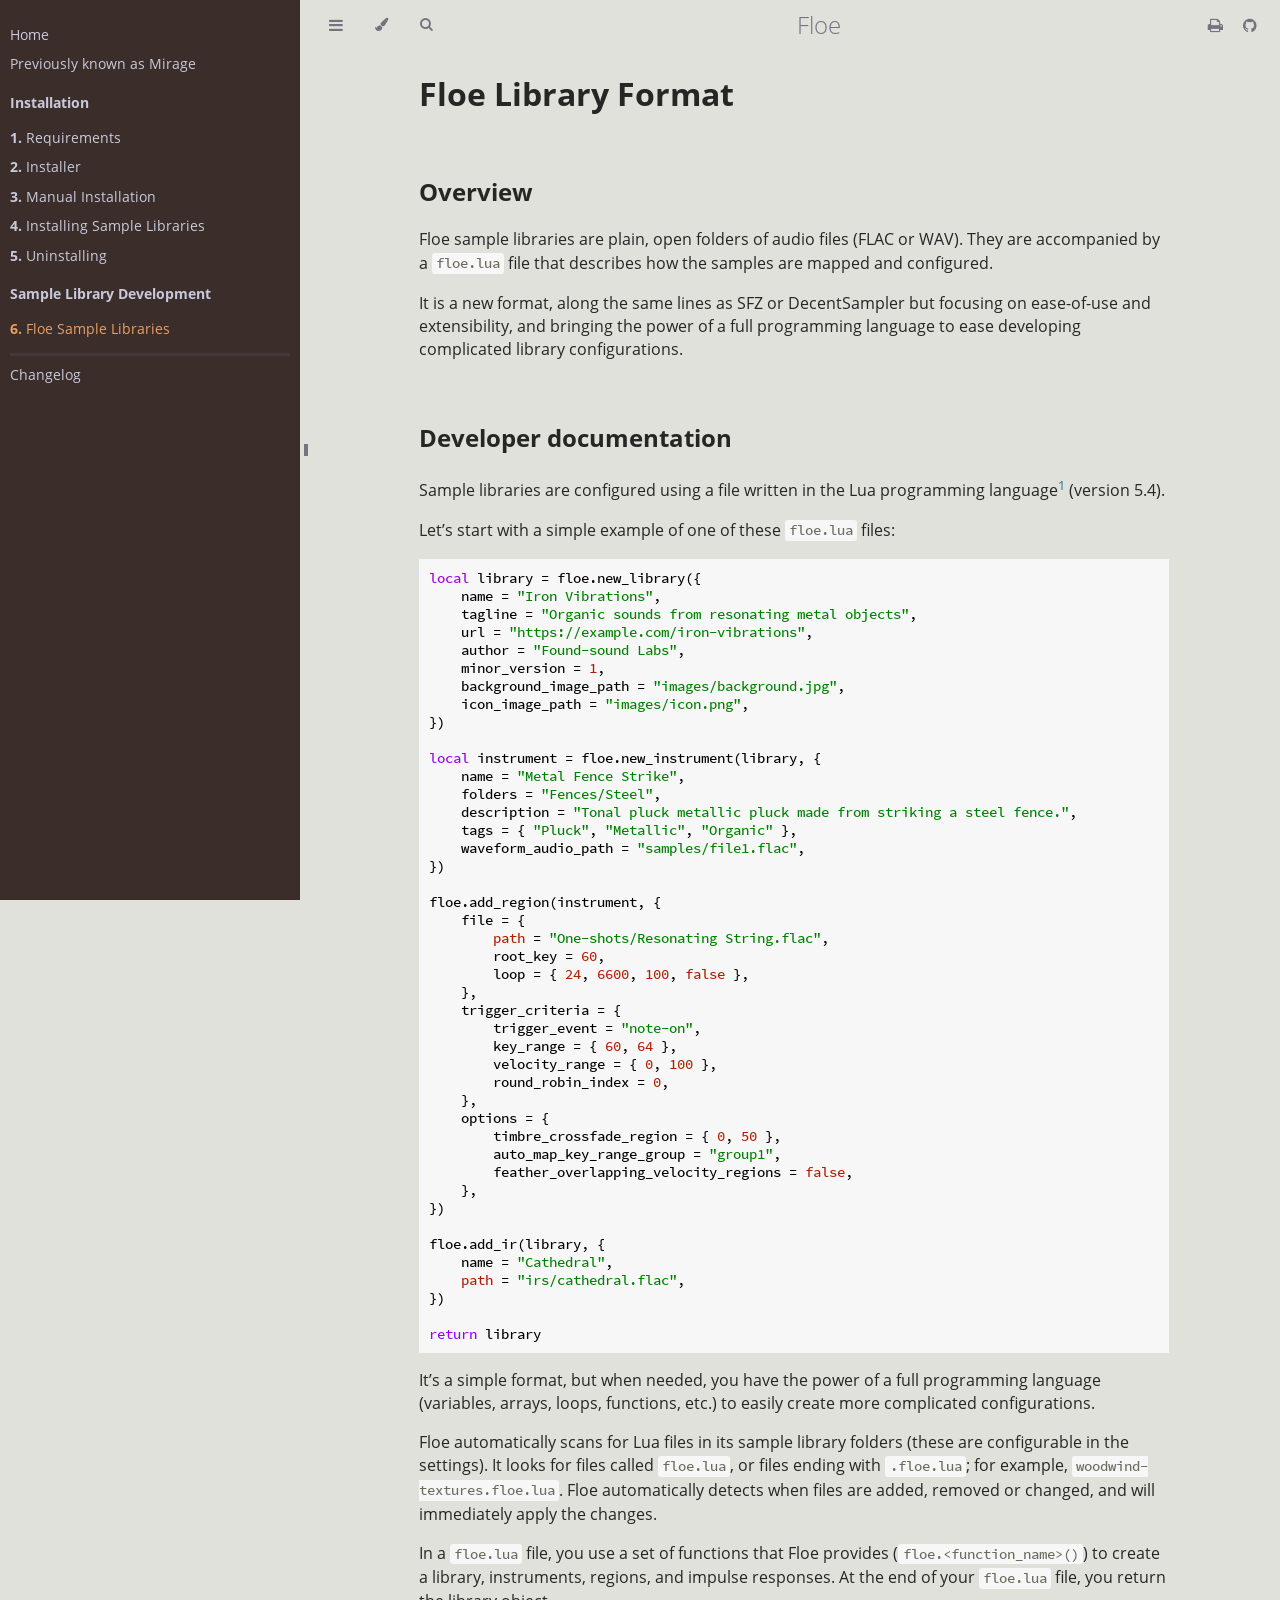
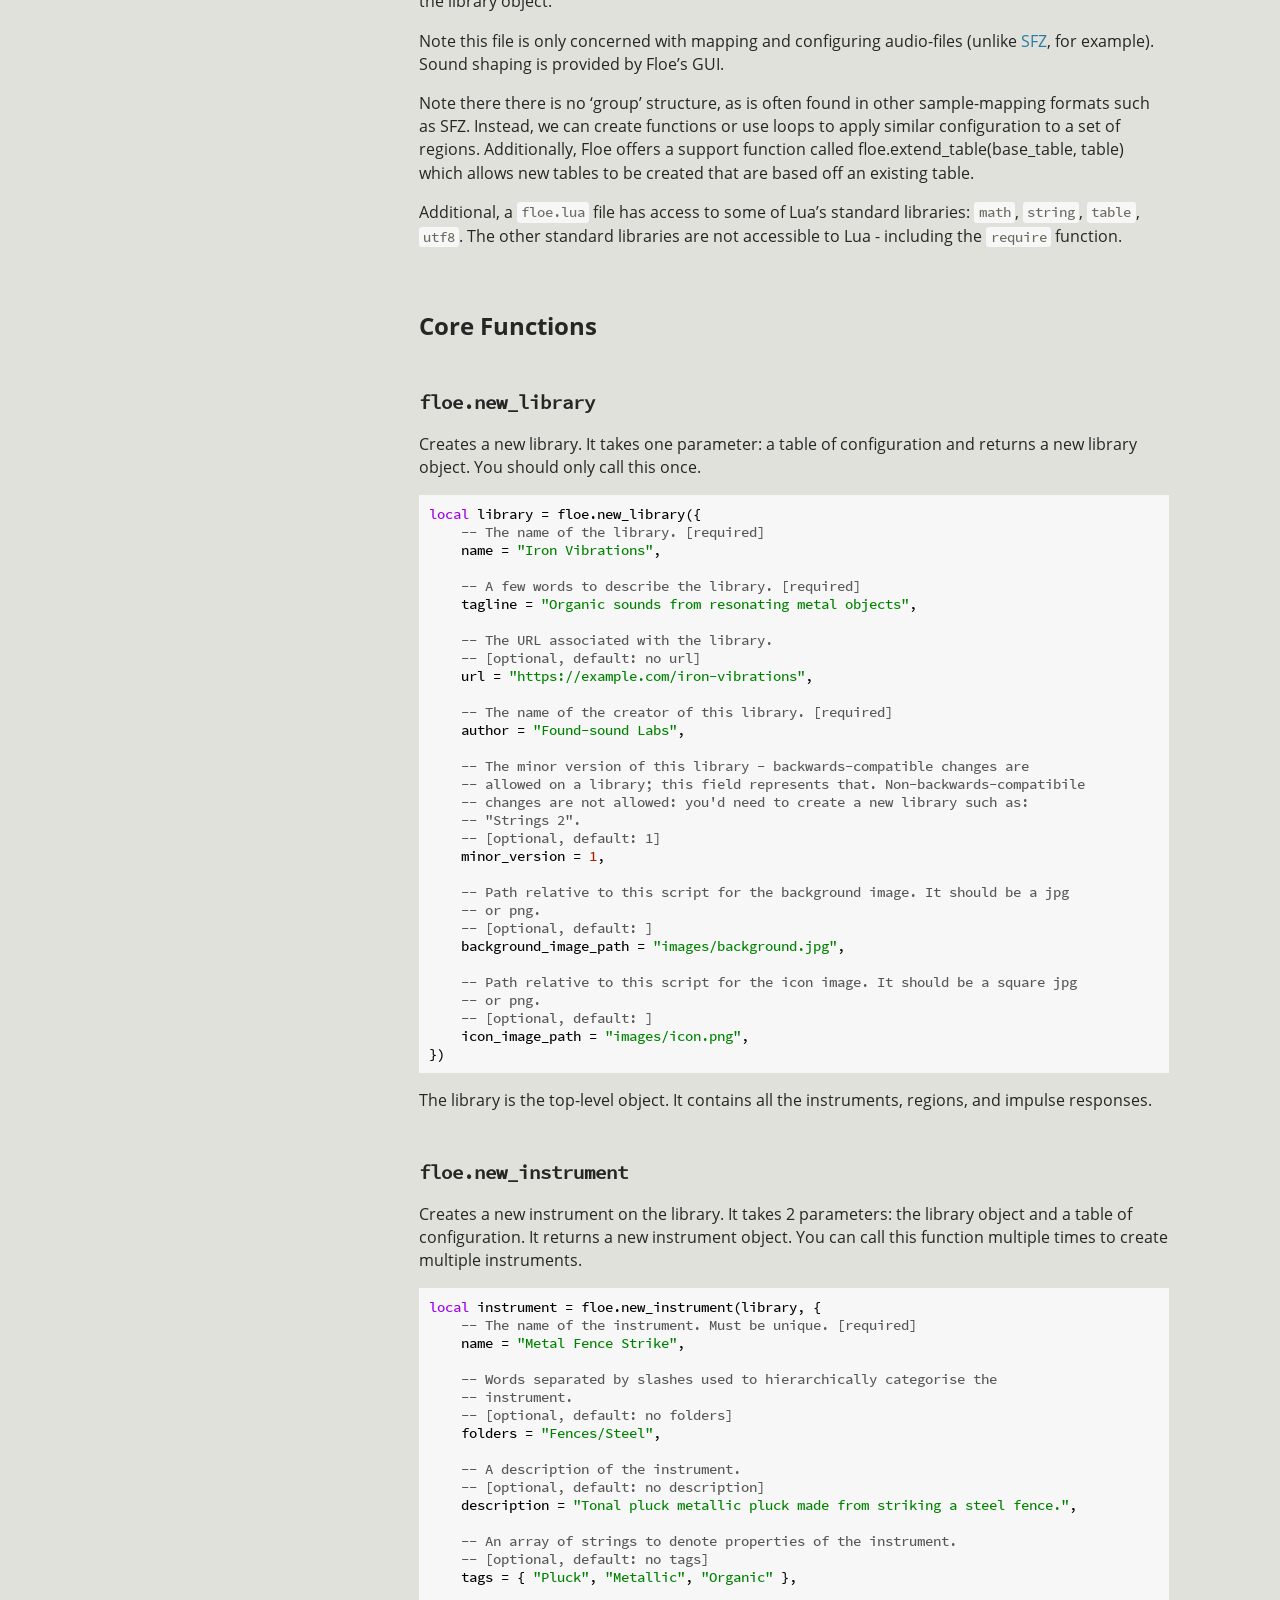
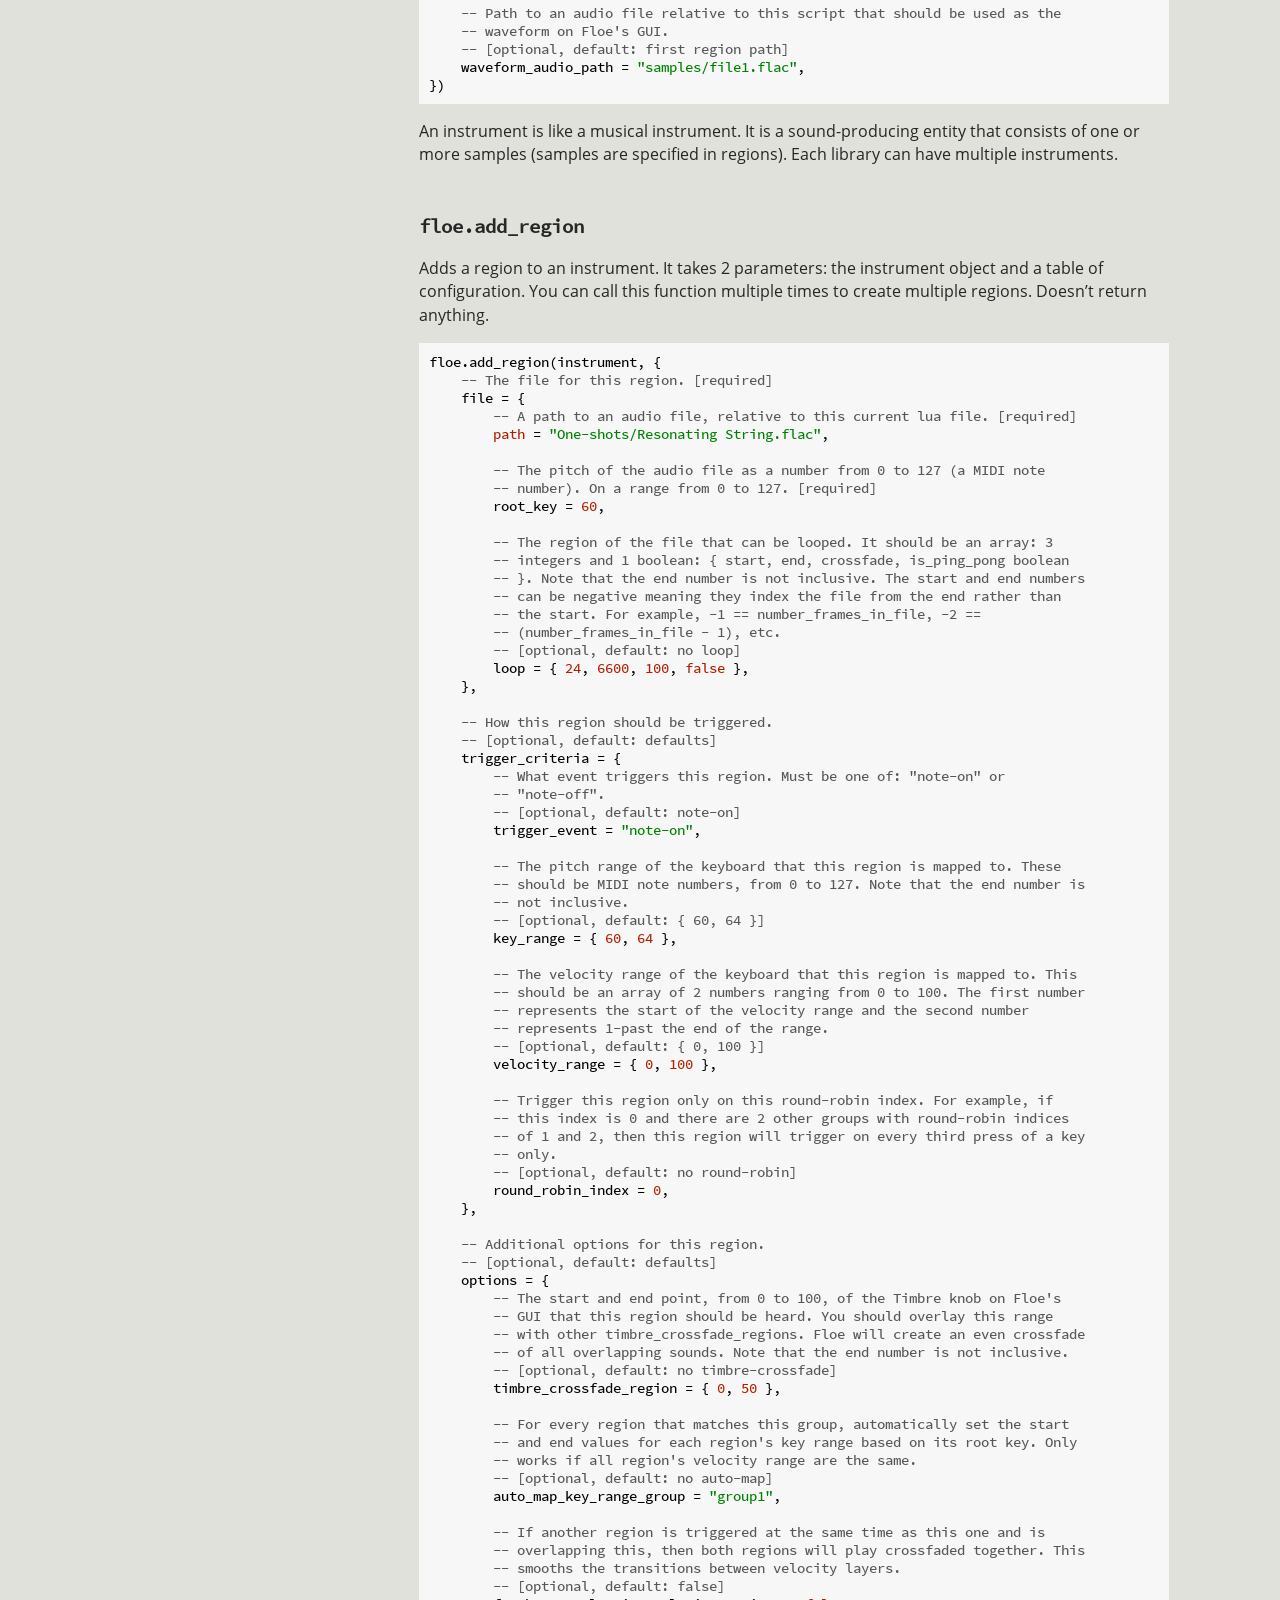
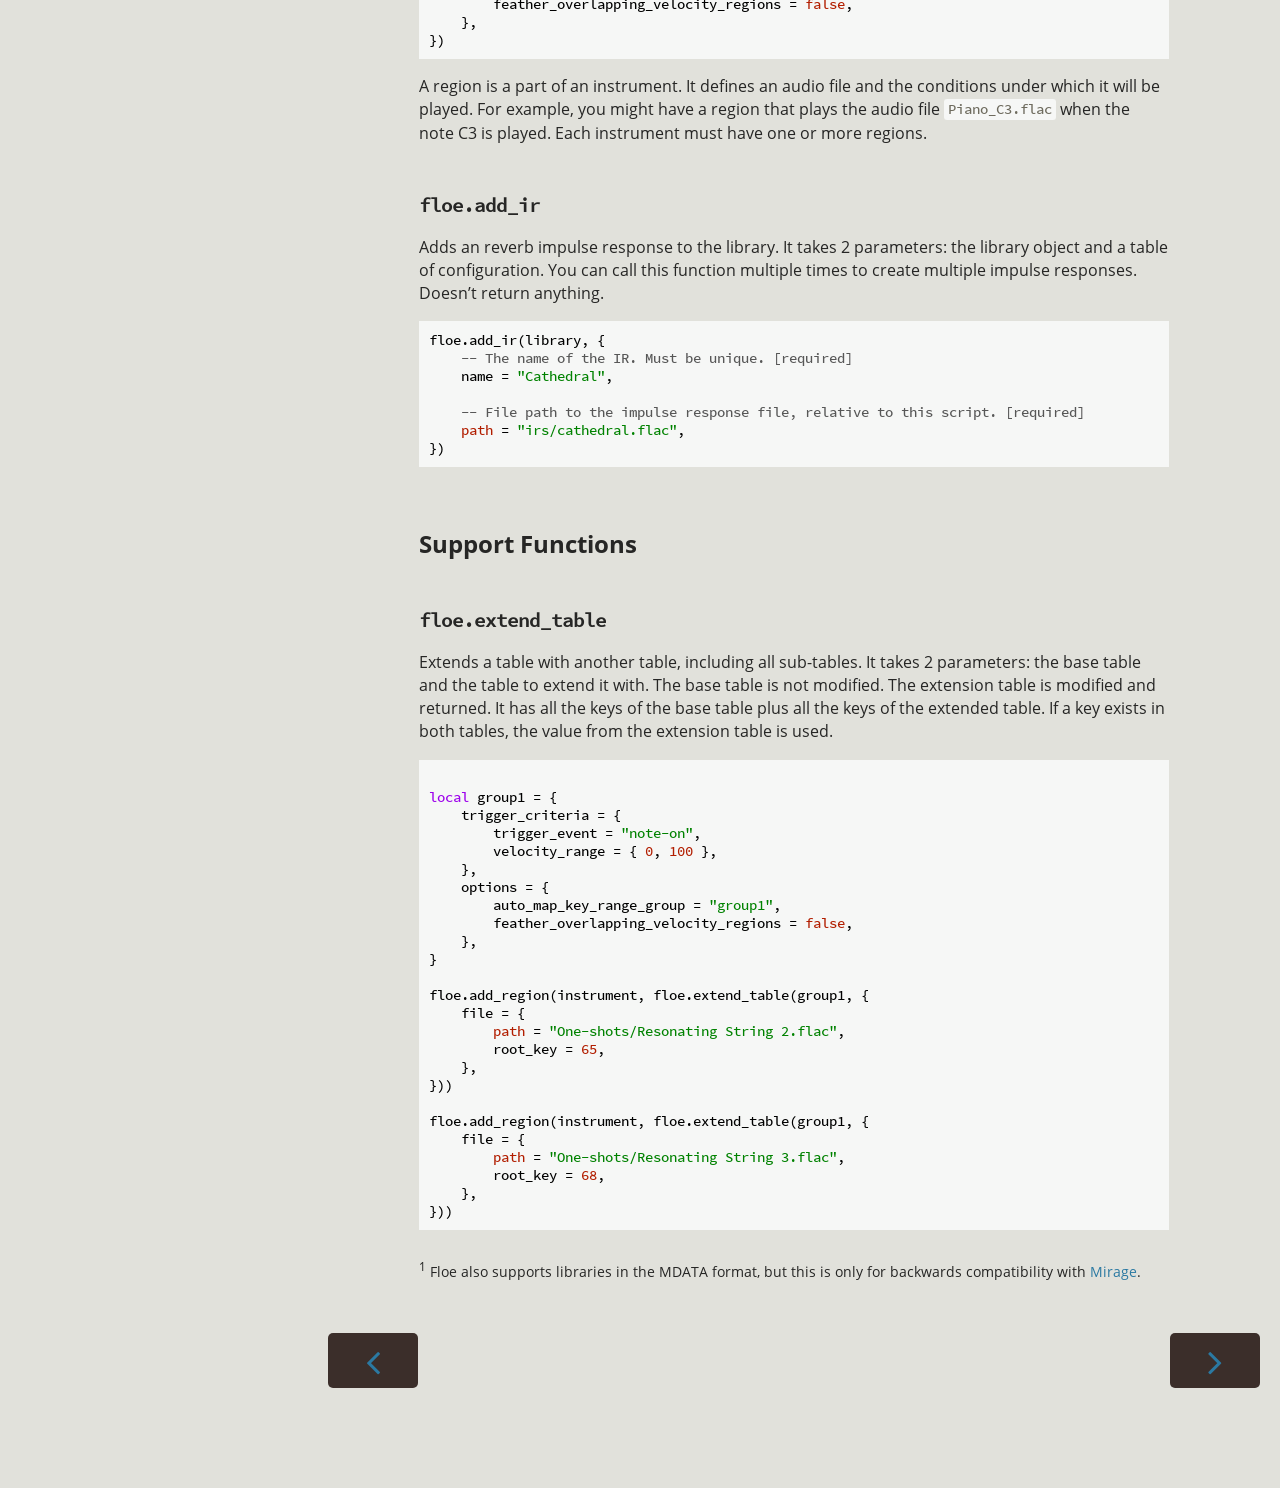
<file: sample-library-format.html>
<!DOCTYPE HTML>
<html lang="en" class="rust" dir="ltr">
    <head>
        <!-- Book generated using mdBook -->
        <meta charset="UTF-8">
        <title>Floe Sample Libraries - Floe</title>


        <!-- Custom HTML head -->
        
        <meta name="description" content="Floe is a free, open-source sample library engine. Available as an audio plugin for Windows and macOS.">
        <meta name="viewport" content="width=device-width, initial-scale=1">
        <meta name="theme-color" content="#ffffff">

        <link rel="icon" href="favicon.svg">
        <link rel="shortcut icon" href="favicon.png">
        <link rel="stylesheet" href="css/variables.css">
        <link rel="stylesheet" href="css/general.css">
        <link rel="stylesheet" href="css/chrome.css">
        <link rel="stylesheet" href="css/print.css" media="print">

        <!-- Fonts -->
        <link rel="stylesheet" href="FontAwesome/css/font-awesome.css">
        <link rel="stylesheet" href="fonts/fonts.css">

        <!-- Highlight.js Stylesheets -->
        <link rel="stylesheet" href="highlight.css">
        <link rel="stylesheet" href="tomorrow-night.css">
        <link rel="stylesheet" href="ayu-highlight.css">

        <!-- Custom theme stylesheets -->
        <link rel="stylesheet" href="theme/floe-theme.css">

    </head>
    <body class="sidebar-visible no-js">
    <div id="body-container">
        <!-- Provide site root to javascript -->
        <script>
            var path_to_root = "";
            var default_theme = window.matchMedia("(prefers-color-scheme: dark)").matches ? "coal" : "rust";
        </script>

        <!-- Work around some values being stored in localStorage wrapped in quotes -->
        <script>
            try {
                var theme = localStorage.getItem('mdbook-theme');
                var sidebar = localStorage.getItem('mdbook-sidebar');

                if (theme.startsWith('"') && theme.endsWith('"')) {
                    localStorage.setItem('mdbook-theme', theme.slice(1, theme.length - 1));
                }

                if (sidebar.startsWith('"') && sidebar.endsWith('"')) {
                    localStorage.setItem('mdbook-sidebar', sidebar.slice(1, sidebar.length - 1));
                }
            } catch (e) { }
        </script>

        <!-- Set the theme before any content is loaded, prevents flash -->
        <script>
            var theme;
            try { theme = localStorage.getItem('mdbook-theme'); } catch(e) { }
            if (theme === null || theme === undefined) { theme = default_theme; }
            var html = document.querySelector('html');
            html.classList.remove('rust')
            html.classList.add(theme);
            var body = document.querySelector('body');
            body.classList.remove('no-js')
            body.classList.add('js');
        </script>

        <input type="checkbox" id="sidebar-toggle-anchor" class="hidden">

        <!-- Hide / unhide sidebar before it is displayed -->
        <script>
            var body = document.querySelector('body');
            var sidebar = null;
            var sidebar_toggle = document.getElementById("sidebar-toggle-anchor");
            if (document.body.clientWidth >= 1080) {
                try { sidebar = localStorage.getItem('mdbook-sidebar'); } catch(e) { }
                sidebar = sidebar || 'visible';
            } else {
                sidebar = 'hidden';
            }
            sidebar_toggle.checked = sidebar === 'visible';
            body.classList.remove('sidebar-visible');
            body.classList.add("sidebar-" + sidebar);
        </script>

        <nav id="sidebar" class="sidebar" aria-label="Table of contents">
            <div class="sidebar-scrollbox">
                <ol class="chapter"><li class="chapter-item expanded affix "><a href="home.html">Home</a></li><li class="chapter-item expanded affix "><a href="mirage.html">Previously known as Mirage</a></li><li class="chapter-item expanded affix "><li class="part-title">Installation</li><li class="chapter-item expanded "><a href="installation/requirements.html"><strong aria-hidden="true">1.</strong> Requirements</a></li><li class="chapter-item expanded "><a href="installation/installer.html"><strong aria-hidden="true">2.</strong> Installer</a></li><li class="chapter-item expanded "><a href="installation/manual-install.html"><strong aria-hidden="true">3.</strong> Manual Installation</a></li><li class="chapter-item expanded "><a href="installation/installing-libraries.html"><strong aria-hidden="true">4.</strong> Installing Sample Libraries</a></li><li class="chapter-item expanded "><a href="installation/uninstalling.html"><strong aria-hidden="true">5.</strong> Uninstalling</a></li><li class="chapter-item expanded affix "><li class="part-title">Sample Library Development</li><li class="chapter-item expanded "><a href="sample-library-format.html" class="active"><strong aria-hidden="true">6.</strong> Floe Sample Libraries</a></li><li class="chapter-item expanded affix "><li class="spacer"></li><li class="chapter-item expanded affix "><a href="changelog.html">Changelog</a></li></ol>
            </div>
            <div id="sidebar-resize-handle" class="sidebar-resize-handle">
                <div class="sidebar-resize-indicator"></div>
            </div>
        </nav>

        <!-- Track and set sidebar scroll position -->
        <script>
            var sidebarScrollbox = document.querySelector('#sidebar .sidebar-scrollbox');
            sidebarScrollbox.addEventListener('click', function(e) {
                if (e.target.tagName === 'A') {
                    sessionStorage.setItem('sidebar-scroll', sidebarScrollbox.scrollTop);
                }
            }, { passive: true });
            var sidebarScrollTop = sessionStorage.getItem('sidebar-scroll');
            sessionStorage.removeItem('sidebar-scroll');
            if (sidebarScrollTop) {
                // preserve sidebar scroll position when navigating via links within sidebar
                sidebarScrollbox.scrollTop = sidebarScrollTop;
            } else {
                // scroll sidebar to current active section when navigating via "next/previous chapter" buttons
                var activeSection = document.querySelector('#sidebar .active');
                if (activeSection) {
                    activeSection.scrollIntoView({ block: 'center' });
                }
            }
        </script>

        <div id="page-wrapper" class="page-wrapper">

            <div class="page">
                                <div id="menu-bar-hover-placeholder"></div>
                <div id="menu-bar" class="menu-bar sticky">
                    <div class="left-buttons">
                        <label id="sidebar-toggle" class="icon-button" for="sidebar-toggle-anchor" title="Toggle Table of Contents" aria-label="Toggle Table of Contents" aria-controls="sidebar">
                            <i class="fa fa-bars"></i>
                        </label>
                        <button id="theme-toggle" class="icon-button" type="button" title="Change theme" aria-label="Change theme" aria-haspopup="true" aria-expanded="false" aria-controls="theme-list">
                            <i class="fa fa-paint-brush"></i>
                        </button>
                        <ul id="theme-list" class="theme-popup" aria-label="Themes" role="menu">
                            <li role="none"><button role="menuitem" class="theme" id="light">Light</button></li>
                            <li role="none"><button role="menuitem" class="theme" id="rust">Rust</button></li>
                            <li role="none"><button role="menuitem" class="theme" id="coal">Coal</button></li>
                            <li role="none"><button role="menuitem" class="theme" id="navy">Navy</button></li>
                            <li role="none"><button role="menuitem" class="theme" id="ayu">Ayu</button></li>
                        </ul>
                        <button id="search-toggle" class="icon-button" type="button" title="Search. (Shortkey: s)" aria-label="Toggle Searchbar" aria-expanded="false" aria-keyshortcuts="S" aria-controls="searchbar">
                            <i class="fa fa-search"></i>
                        </button>
                    </div>

                    <h1 class="menu-title">Floe</h1>

                    <div class="right-buttons">
                        <a href="print.html" title="Print this book" aria-label="Print this book">
                            <i id="print-button" class="fa fa-print"></i>
                        </a>
                        <a href="https://github.com/Floe-Project/Floe" title="Git repository" aria-label="Git repository">
                            <i id="git-repository-button" class="fa fa-github"></i>
                        </a>

                    </div>
                </div>

                <div id="search-wrapper" class="hidden">
                    <form id="searchbar-outer" class="searchbar-outer">
                        <input type="search" id="searchbar" name="searchbar" placeholder="Search this book ..." aria-controls="searchresults-outer" aria-describedby="searchresults-header">
                    </form>
                    <div id="searchresults-outer" class="searchresults-outer hidden">
                        <div id="searchresults-header" class="searchresults-header"></div>
                        <ul id="searchresults">
                        </ul>
                    </div>
                </div>

                <!-- Apply ARIA attributes after the sidebar and the sidebar toggle button are added to the DOM -->
                <script>
                    document.getElementById('sidebar-toggle').setAttribute('aria-expanded', sidebar === 'visible');
                    document.getElementById('sidebar').setAttribute('aria-hidden', sidebar !== 'visible');
                    Array.from(document.querySelectorAll('#sidebar a')).forEach(function(link) {
                        link.setAttribute('tabIndex', sidebar === 'visible' ? 0 : -1);
                    });
                </script>

                <div id="content" class="content">
                    <main>
                        <!--
SPDX-FileCopyrightText: 2024 Sam Windell
SPDX-License-Identifier: GPL-3.0-or-later
-->
<h1 id="floe-library-format"><a class="header" href="#floe-library-format">Floe Library Format</a></h1>
<h2 id="overview"><a class="header" href="#overview">Overview</a></h2>
<p>Floe sample libraries are plain, open folders of audio files (FLAC or WAV). They are accompanied by a <code>floe.lua</code> file that describes how the samples are mapped and configured.</p>
<p>It is a new format, along the same lines as SFZ or DecentSampler but focusing on ease-of-use and extensibility, and bringing the power of a full programming language to ease developing complicated library configurations.</p>
<h2 id="developer-documentation"><a class="header" href="#developer-documentation">Developer documentation</a></h2>
<p>Sample libraries are configured using a file written in the Lua programming language<sup class="footnote-reference"><a href="#MDATA">1</a></sup> (version 5.4).</p>
<p>Let’s start with a simple example of one of these <code>floe.lua</code> files:</p>
<pre><code class="language-lua">local library = floe.new_library({
    name = "Iron Vibrations",
    tagline = "Organic sounds from resonating metal objects",
    url = "https://example.com/iron-vibrations",
    author = "Found-sound Labs",
    minor_version = 1,
    background_image_path = "images/background.jpg",
    icon_image_path = "images/icon.png",
})

local instrument = floe.new_instrument(library, {
    name = "Metal Fence Strike",
    folders = "Fences/Steel",
    description = "Tonal pluck metallic pluck made from striking a steel fence.",
    tags = { "Pluck", "Metallic", "Organic" },
    waveform_audio_path = "samples/file1.flac",
})

floe.add_region(instrument, {
    file = {
        path = "One-shots/Resonating String.flac",
        root_key = 60,
        loop = { 24, 6600, 100, false },
    },
    trigger_criteria = {
        trigger_event = "note-on",
        key_range = { 60, 64 },
        velocity_range = { 0, 100 },
        round_robin_index = 0,
    },
    options = {
        timbre_crossfade_region = { 0, 50 },
        auto_map_key_range_group = "group1",
        feather_overlapping_velocity_regions = false,
    },
})

floe.add_ir(library, {
    name = "Cathedral",
    path = "irs/cathedral.flac",
})

return library
</code></pre>
<p>It’s a simple format, but when needed, you have the power of a full programming language (variables, arrays, loops, functions, etc.) to easily create more complicated configurations.</p>
<p>Floe automatically scans for Lua files in its sample library folders (these are configurable in the settings). It looks for files called <code>floe.lua</code>, or files ending with <code>.floe.lua</code>; for example, <code>woodwind-textures.floe.lua</code>. Floe automatically detects when files are added, removed or changed, and will immediately apply the changes.</p>
<p>In a <code>floe.lua</code> file, you use a set of functions that Floe provides (<code>floe.&lt;function_name&gt;()</code>) to create a library, instruments, regions, and impulse responses. At the end of your <code>floe.lua</code> file, you return the library object.</p>
<p>Note this file is only concerned with mapping and configuring audio-files (unlike <a href="https://en.wikipedia.org/wiki/SFZ_(file_format)">SFZ</a>, for example). Sound shaping is provided by Floe’s GUI.</p>
<p>Note there there is no ‘group’ structure, as is often found in other sample-mapping formats such as SFZ. Instead, we can create functions or use loops to apply similar configuration to a set of regions. Additionally, Floe offers a support function called floe.extend_table(base_table, table) which allows new tables to be created that are based off an existing table.</p>
<p>Additional, a <code>floe.lua</code> file has access to some of Lua’s standard libraries: <code>math</code>, <code>string</code>, <code>table</code>, <code>utf8</code>. The other standard libraries are not accessible to Lua - including the <code>require</code> function.</p>
<h2 id="core-functions"><a class="header" href="#core-functions">Core Functions</a></h2>
<h3 id="floenew_library"><a class="header" href="#floenew_library"><code>floe.new_library</code></a></h3>
<p>Creates a new library. It takes one parameter: a table of configuration and returns a new library object. You should only call this once.</p>
<pre><code class="language-lua">local library = floe.new_library({
    -- The name of the library. [required]
    name = "Iron Vibrations",

    -- A few words to describe the library. [required]
    tagline = "Organic sounds from resonating metal objects",

    -- The URL associated with the library.
    -- [optional, default: no url]
    url = "https://example.com/iron-vibrations",

    -- The name of the creator of this library. [required]
    author = "Found-sound Labs",

    -- The minor version of this library - backwards-compatible changes are 
    -- allowed on a library; this field represents that. Non-backwards-compatibile 
    -- changes are not allowed: you'd need to create a new library such as: 
    -- "Strings 2".
    -- [optional, default: 1]
    minor_version = 1,

    -- Path relative to this script for the background image. It should be a jpg 
    -- or png.
    -- [optional, default: ]
    background_image_path = "images/background.jpg",

    -- Path relative to this script for the icon image. It should be a square jpg 
    -- or png.
    -- [optional, default: ]
    icon_image_path = "images/icon.png",
})
</code></pre>
<p>The library is the top-level object. It contains all the instruments, regions, and impulse responses.</p>
<h3 id="floenew_instrument"><a class="header" href="#floenew_instrument"><code>floe.new_instrument</code></a></h3>
<p>Creates a new instrument on the library. It takes 2 parameters: the library object and a table of configuration. It returns a new instrument object. You can call this function multiple times to create multiple instruments.</p>
<pre><code class="language-lua">local instrument = floe.new_instrument(library, {
    -- The name of the instrument. Must be unique. [required]
    name = "Metal Fence Strike",

    -- Words separated by slashes used to hierarchically categorise the 
    -- instrument.
    -- [optional, default: no folders]
    folders = "Fences/Steel",

    -- A description of the instrument.
    -- [optional, default: no description]
    description = "Tonal pluck metallic pluck made from striking a steel fence.",

    -- An array of strings to denote properties of the instrument.
    -- [optional, default: no tags]
    tags = { "Pluck", "Metallic", "Organic" },

    -- Path to an audio file relative to this script that should be used as the 
    -- waveform on Floe's GUI.
    -- [optional, default: first region path]
    waveform_audio_path = "samples/file1.flac",
})
</code></pre>
<p>An instrument is like a musical instrument. It is a sound-producing entity that consists of one or more samples (samples are specified in regions). Each library can have multiple instruments.</p>
<h3 id="floeadd_region"><a class="header" href="#floeadd_region"><code>floe.add_region</code></a></h3>
<p>Adds a region to an instrument. It takes 2 parameters: the instrument object and a table of configuration. You can call this function multiple times to create multiple regions. Doesn’t return anything.</p>
<pre><code class="language-lua">floe.add_region(instrument, {
    -- The file for this region. [required]
    file = {
        -- A path to an audio file, relative to this current lua file. [required]
        path = "One-shots/Resonating String.flac",

        -- The pitch of the audio file as a number from 0 to 127 (a MIDI note 
        -- number). On a range from 0 to 127. [required]
        root_key = 60,

        -- The region of the file that can be looped. It should be an array: 3 
        -- integers and 1 boolean: { start, end, crossfade, is_ping_pong boolean 
        -- }. Note that the end number is not inclusive. The start and end numbers 
        -- can be negative meaning they index the file from the end rather than 
        -- the start. For example, -1 == number_frames_in_file, -2 == 
        -- (number_frames_in_file - 1), etc.
        -- [optional, default: no loop]
        loop = { 24, 6600, 100, false },
    },

    -- How this region should be triggered.
    -- [optional, default: defaults]
    trigger_criteria = {
        -- What event triggers this region. Must be one of: "note-on" or 
        -- "note-off".
        -- [optional, default: note-on]
        trigger_event = "note-on",

        -- The pitch range of the keyboard that this region is mapped to. These 
        -- should be MIDI note numbers, from 0 to 127. Note that the end number is 
        -- not inclusive.
        -- [optional, default: { 60, 64 }]
        key_range = { 60, 64 },

        -- The velocity range of the keyboard that this region is mapped to. This 
        -- should be an array of 2 numbers ranging from 0 to 100. The first number 
        -- represents the start of the velocity range and the second number 
        -- represents 1-past the end of the range.
        -- [optional, default: { 0, 100 }]
        velocity_range = { 0, 100 },

        -- Trigger this region only on this round-robin index. For example, if 
        -- this index is 0 and there are 2 other groups with round-robin indices 
        -- of 1 and 2, then this region will trigger on every third press of a key 
        -- only.
        -- [optional, default: no round-robin]
        round_robin_index = 0,
    },

    -- Additional options for this region.
    -- [optional, default: defaults]
    options = {
        -- The start and end point, from 0 to 100, of the Timbre knob on Floe's 
        -- GUI that this region should be heard. You should overlay this range 
        -- with other timbre_crossfade_regions. Floe will create an even crossfade 
        -- of all overlapping sounds. Note that the end number is not inclusive.
        -- [optional, default: no timbre-crossfade]
        timbre_crossfade_region = { 0, 50 },

        -- For every region that matches this group, automatically set the start 
        -- and end values for each region's key range based on its root key. Only 
        -- works if all region's velocity range are the same.
        -- [optional, default: no auto-map]
        auto_map_key_range_group = "group1",

        -- If another region is triggered at the same time as this one and is 
        -- overlapping this, then both regions will play crossfaded together. This 
        -- smooths the transitions between velocity layers.
        -- [optional, default: false]
        feather_overlapping_velocity_regions = false,
    },
})
</code></pre>
<p>A region is a part of an instrument. It defines an audio file and the conditions under which it will be played. For example, you might have a region that plays the audio file <code>Piano_C3.flac</code> when the note C3 is played. Each instrument must have one or more regions.</p>
<h3 id="floeadd_ir"><a class="header" href="#floeadd_ir"><code>floe.add_ir</code></a></h3>
<p>Adds an reverb impulse response to the library. It takes 2 parameters: the library object and a table of configuration. You can call this function multiple times to create multiple impulse responses. Doesn’t return anything.</p>
<pre><code class="language-lua">floe.add_ir(library, {
    -- The name of the IR. Must be unique. [required]
    name = "Cathedral",

    -- File path to the impulse response file, relative to this script. [required]
    path = "irs/cathedral.flac",
})
</code></pre>
<h2 id="support-functions"><a class="header" href="#support-functions">Support Functions</a></h2>
<h3 id="floeextend_table"><a class="header" href="#floeextend_table"><code>floe.extend_table</code></a></h3>
<p>Extends a table with another table, including all sub-tables. It takes 2 parameters: the base table and the table to extend it with. The base table is not modified. The extension table is modified and returned. It has all the keys of the base table plus all the keys of the extended table. If a key exists in both tables, the value from the extension table is used.</p>
<pre><code class="language-lua">
local group1 = {
    trigger_criteria = {
        trigger_event = "note-on",
        velocity_range = { 0, 100 },
    },
    options = {
        auto_map_key_range_group = "group1",
        feather_overlapping_velocity_regions = false,
    },
}

floe.add_region(instrument, floe.extend_table(group1, {
    file = {
        path = "One-shots/Resonating String 2.flac",
        root_key = 65,
    },
}))

floe.add_region(instrument, floe.extend_table(group1, {
    file = {
        path = "One-shots/Resonating String 3.flac",
        root_key = 68,
    },
}))
</code></pre>
<div class="footnote-definition" id="MDATA"><sup class="footnote-definition-label">1</sup>
<p>Floe also supports libraries in the MDATA format, but this is only for backwards compatibility with <a href="./mirage.html">Mirage</a>.</p>
</div>

                    </main>

                    <nav class="nav-wrapper" aria-label="Page navigation">
                        <!-- Mobile navigation buttons -->
                            <a rel="prev" href="installation/uninstalling.html" class="mobile-nav-chapters previous" title="Previous chapter" aria-label="Previous chapter" aria-keyshortcuts="Left">
                                <i class="fa fa-angle-left"></i>
                            </a>

                            <a rel="next prefetch" href="changelog.html" class="mobile-nav-chapters next" title="Next chapter" aria-label="Next chapter" aria-keyshortcuts="Right">
                                <i class="fa fa-angle-right"></i>
                            </a>

                        <div style="clear: both"></div>
                    </nav>
                </div>
            </div>

            <nav class="nav-wide-wrapper" aria-label="Page navigation">
                    <a rel="prev" href="installation/uninstalling.html" class="nav-chapters previous" title="Previous chapter" aria-label="Previous chapter" aria-keyshortcuts="Left">
                        <i class="fa fa-angle-left"></i>
                    </a>

                    <a rel="next prefetch" href="changelog.html" class="nav-chapters next" title="Next chapter" aria-label="Next chapter" aria-keyshortcuts="Right">
                        <i class="fa fa-angle-right"></i>
                    </a>
            </nav>

        </div>




        <script>
            window.playground_copyable = true;
        </script>


        <script src="elasticlunr.min.js"></script>
        <script src="mark.min.js"></script>
        <script src="searcher.js"></script>

        <script src="clipboard.min.js"></script>
        <script src="highlight.js"></script>
        <script src="book.js"></script>

        <!-- Custom JS scripts -->


    </div>
    </body>
</html>
</file>
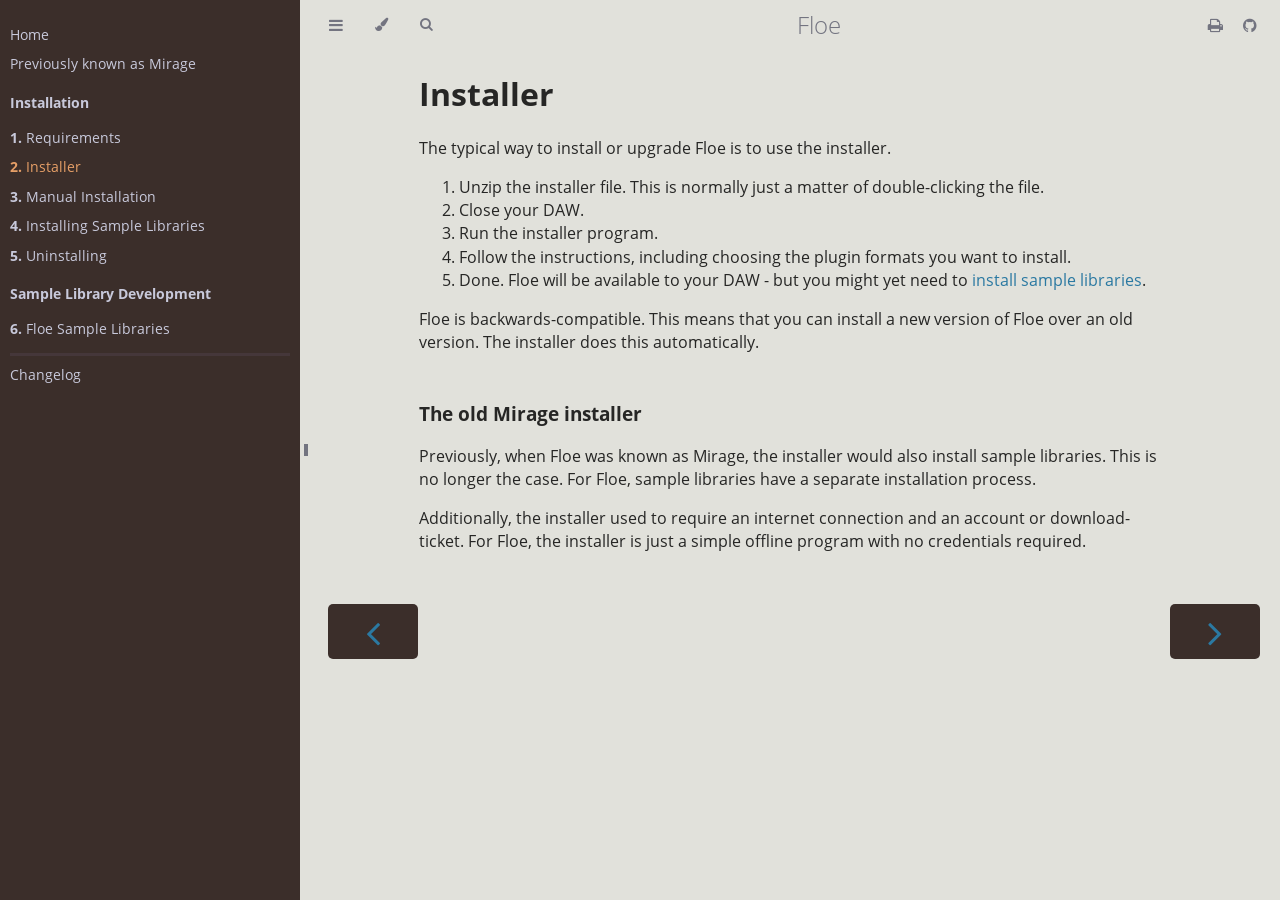
<file: installation/installer.html>
<!DOCTYPE HTML>
<html lang="en" class="rust" dir="ltr">
    <head>
        <!-- Book generated using mdBook -->
        <meta charset="UTF-8">
        <title>Installer - Floe</title>


        <!-- Custom HTML head -->
        
        <meta name="description" content="Floe is a free, open-source sample library engine. Available as an audio plugin for Windows and macOS.">
        <meta name="viewport" content="width=device-width, initial-scale=1">
        <meta name="theme-color" content="#ffffff">

        <link rel="icon" href="../favicon.svg">
        <link rel="shortcut icon" href="../favicon.png">
        <link rel="stylesheet" href="../css/variables.css">
        <link rel="stylesheet" href="../css/general.css">
        <link rel="stylesheet" href="../css/chrome.css">
        <link rel="stylesheet" href="../css/print.css" media="print">

        <!-- Fonts -->
        <link rel="stylesheet" href="../FontAwesome/css/font-awesome.css">
        <link rel="stylesheet" href="../fonts/fonts.css">

        <!-- Highlight.js Stylesheets -->
        <link rel="stylesheet" href="../highlight.css">
        <link rel="stylesheet" href="../tomorrow-night.css">
        <link rel="stylesheet" href="../ayu-highlight.css">

        <!-- Custom theme stylesheets -->
        <link rel="stylesheet" href="../theme/floe-theme.css">

    </head>
    <body class="sidebar-visible no-js">
    <div id="body-container">
        <!-- Provide site root to javascript -->
        <script>
            var path_to_root = "../";
            var default_theme = window.matchMedia("(prefers-color-scheme: dark)").matches ? "coal" : "rust";
        </script>

        <!-- Work around some values being stored in localStorage wrapped in quotes -->
        <script>
            try {
                var theme = localStorage.getItem('mdbook-theme');
                var sidebar = localStorage.getItem('mdbook-sidebar');

                if (theme.startsWith('"') && theme.endsWith('"')) {
                    localStorage.setItem('mdbook-theme', theme.slice(1, theme.length - 1));
                }

                if (sidebar.startsWith('"') && sidebar.endsWith('"')) {
                    localStorage.setItem('mdbook-sidebar', sidebar.slice(1, sidebar.length - 1));
                }
            } catch (e) { }
        </script>

        <!-- Set the theme before any content is loaded, prevents flash -->
        <script>
            var theme;
            try { theme = localStorage.getItem('mdbook-theme'); } catch(e) { }
            if (theme === null || theme === undefined) { theme = default_theme; }
            var html = document.querySelector('html');
            html.classList.remove('rust')
            html.classList.add(theme);
            var body = document.querySelector('body');
            body.classList.remove('no-js')
            body.classList.add('js');
        </script>

        <input type="checkbox" id="sidebar-toggle-anchor" class="hidden">

        <!-- Hide / unhide sidebar before it is displayed -->
        <script>
            var body = document.querySelector('body');
            var sidebar = null;
            var sidebar_toggle = document.getElementById("sidebar-toggle-anchor");
            if (document.body.clientWidth >= 1080) {
                try { sidebar = localStorage.getItem('mdbook-sidebar'); } catch(e) { }
                sidebar = sidebar || 'visible';
            } else {
                sidebar = 'hidden';
            }
            sidebar_toggle.checked = sidebar === 'visible';
            body.classList.remove('sidebar-visible');
            body.classList.add("sidebar-" + sidebar);
        </script>

        <nav id="sidebar" class="sidebar" aria-label="Table of contents">
            <div class="sidebar-scrollbox">
                <ol class="chapter"><li class="chapter-item expanded affix "><a href="../home.html">Home</a></li><li class="chapter-item expanded affix "><a href="../mirage.html">Previously known as Mirage</a></li><li class="chapter-item expanded affix "><li class="part-title">Installation</li><li class="chapter-item expanded "><a href="../installation/requirements.html"><strong aria-hidden="true">1.</strong> Requirements</a></li><li class="chapter-item expanded "><a href="../installation/installer.html" class="active"><strong aria-hidden="true">2.</strong> Installer</a></li><li class="chapter-item expanded "><a href="../installation/manual-install.html"><strong aria-hidden="true">3.</strong> Manual Installation</a></li><li class="chapter-item expanded "><a href="../installation/installing-libraries.html"><strong aria-hidden="true">4.</strong> Installing Sample Libraries</a></li><li class="chapter-item expanded "><a href="../installation/uninstalling.html"><strong aria-hidden="true">5.</strong> Uninstalling</a></li><li class="chapter-item expanded affix "><li class="part-title">Sample Library Development</li><li class="chapter-item expanded "><a href="../sample-library-format.html"><strong aria-hidden="true">6.</strong> Floe Sample Libraries</a></li><li class="chapter-item expanded affix "><li class="spacer"></li><li class="chapter-item expanded affix "><a href="../changelog.html">Changelog</a></li></ol>
            </div>
            <div id="sidebar-resize-handle" class="sidebar-resize-handle">
                <div class="sidebar-resize-indicator"></div>
            </div>
        </nav>

        <!-- Track and set sidebar scroll position -->
        <script>
            var sidebarScrollbox = document.querySelector('#sidebar .sidebar-scrollbox');
            sidebarScrollbox.addEventListener('click', function(e) {
                if (e.target.tagName === 'A') {
                    sessionStorage.setItem('sidebar-scroll', sidebarScrollbox.scrollTop);
                }
            }, { passive: true });
            var sidebarScrollTop = sessionStorage.getItem('sidebar-scroll');
            sessionStorage.removeItem('sidebar-scroll');
            if (sidebarScrollTop) {
                // preserve sidebar scroll position when navigating via links within sidebar
                sidebarScrollbox.scrollTop = sidebarScrollTop;
            } else {
                // scroll sidebar to current active section when navigating via "next/previous chapter" buttons
                var activeSection = document.querySelector('#sidebar .active');
                if (activeSection) {
                    activeSection.scrollIntoView({ block: 'center' });
                }
            }
        </script>

        <div id="page-wrapper" class="page-wrapper">

            <div class="page">
                                <div id="menu-bar-hover-placeholder"></div>
                <div id="menu-bar" class="menu-bar sticky">
                    <div class="left-buttons">
                        <label id="sidebar-toggle" class="icon-button" for="sidebar-toggle-anchor" title="Toggle Table of Contents" aria-label="Toggle Table of Contents" aria-controls="sidebar">
                            <i class="fa fa-bars"></i>
                        </label>
                        <button id="theme-toggle" class="icon-button" type="button" title="Change theme" aria-label="Change theme" aria-haspopup="true" aria-expanded="false" aria-controls="theme-list">
                            <i class="fa fa-paint-brush"></i>
                        </button>
                        <ul id="theme-list" class="theme-popup" aria-label="Themes" role="menu">
                            <li role="none"><button role="menuitem" class="theme" id="light">Light</button></li>
                            <li role="none"><button role="menuitem" class="theme" id="rust">Rust</button></li>
                            <li role="none"><button role="menuitem" class="theme" id="coal">Coal</button></li>
                            <li role="none"><button role="menuitem" class="theme" id="navy">Navy</button></li>
                            <li role="none"><button role="menuitem" class="theme" id="ayu">Ayu</button></li>
                        </ul>
                        <button id="search-toggle" class="icon-button" type="button" title="Search. (Shortkey: s)" aria-label="Toggle Searchbar" aria-expanded="false" aria-keyshortcuts="S" aria-controls="searchbar">
                            <i class="fa fa-search"></i>
                        </button>
                    </div>

                    <h1 class="menu-title">Floe</h1>

                    <div class="right-buttons">
                        <a href="../print.html" title="Print this book" aria-label="Print this book">
                            <i id="print-button" class="fa fa-print"></i>
                        </a>
                        <a href="https://github.com/Floe-Project/Floe" title="Git repository" aria-label="Git repository">
                            <i id="git-repository-button" class="fa fa-github"></i>
                        </a>

                    </div>
                </div>

                <div id="search-wrapper" class="hidden">
                    <form id="searchbar-outer" class="searchbar-outer">
                        <input type="search" id="searchbar" name="searchbar" placeholder="Search this book ..." aria-controls="searchresults-outer" aria-describedby="searchresults-header">
                    </form>
                    <div id="searchresults-outer" class="searchresults-outer hidden">
                        <div id="searchresults-header" class="searchresults-header"></div>
                        <ul id="searchresults">
                        </ul>
                    </div>
                </div>

                <!-- Apply ARIA attributes after the sidebar and the sidebar toggle button are added to the DOM -->
                <script>
                    document.getElementById('sidebar-toggle').setAttribute('aria-expanded', sidebar === 'visible');
                    document.getElementById('sidebar').setAttribute('aria-hidden', sidebar !== 'visible');
                    Array.from(document.querySelectorAll('#sidebar a')).forEach(function(link) {
                        link.setAttribute('tabIndex', sidebar === 'visible' ? 0 : -1);
                    });
                </script>

                <div id="content" class="content">
                    <main>
                        <!--
SPDX-FileCopyrightText: 2024 Sam Windell
SPDX-License-Identifier: GPL-3.0-or-later
-->
<h1 id="installer"><a class="header" href="#installer">Installer</a></h1>
<p>The typical way to install or upgrade Floe is to use the installer.</p>
<ol>
<li>Unzip the installer file. This is normally just a matter of double-clicking the file.</li>
<li>Close your DAW.</li>
<li>Run the installer program.</li>
<li>Follow the instructions, including choosing the plugin formats you want to install.</li>
<li>Done. Floe will be available to your DAW - but you might yet need to <a href="installing-libraries.html">install sample libraries</a>.</li>
</ol>
<p>Floe is backwards-compatible. This means that you can install a new version of Floe over an old version. The installer does this automatically.</p>
<h3 id="the-old-mirage-installer"><a class="header" href="#the-old-mirage-installer">The old Mirage installer</a></h3>
<p>Previously, when Floe was known as Mirage, the installer would also install sample libraries. This is no longer the case. For Floe, sample libraries have a separate installation process.</p>
<p>Additionally, the installer used to require an internet connection and an account or download-ticket. For Floe, the installer is just a simple offline program with no credentials required.</p>

                    </main>

                    <nav class="nav-wrapper" aria-label="Page navigation">
                        <!-- Mobile navigation buttons -->
                            <a rel="prev" href="../installation/requirements.html" class="mobile-nav-chapters previous" title="Previous chapter" aria-label="Previous chapter" aria-keyshortcuts="Left">
                                <i class="fa fa-angle-left"></i>
                            </a>

                            <a rel="next prefetch" href="../installation/manual-install.html" class="mobile-nav-chapters next" title="Next chapter" aria-label="Next chapter" aria-keyshortcuts="Right">
                                <i class="fa fa-angle-right"></i>
                            </a>

                        <div style="clear: both"></div>
                    </nav>
                </div>
            </div>

            <nav class="nav-wide-wrapper" aria-label="Page navigation">
                    <a rel="prev" href="../installation/requirements.html" class="nav-chapters previous" title="Previous chapter" aria-label="Previous chapter" aria-keyshortcuts="Left">
                        <i class="fa fa-angle-left"></i>
                    </a>

                    <a rel="next prefetch" href="../installation/manual-install.html" class="nav-chapters next" title="Next chapter" aria-label="Next chapter" aria-keyshortcuts="Right">
                        <i class="fa fa-angle-right"></i>
                    </a>
            </nav>

        </div>




        <script>
            window.playground_copyable = true;
        </script>


        <script src="../elasticlunr.min.js"></script>
        <script src="../mark.min.js"></script>
        <script src="../searcher.js"></script>

        <script src="../clipboard.min.js"></script>
        <script src="../highlight.js"></script>
        <script src="../book.js"></script>

        <!-- Custom JS scripts -->


    </div>
    </body>
</html>
</file>
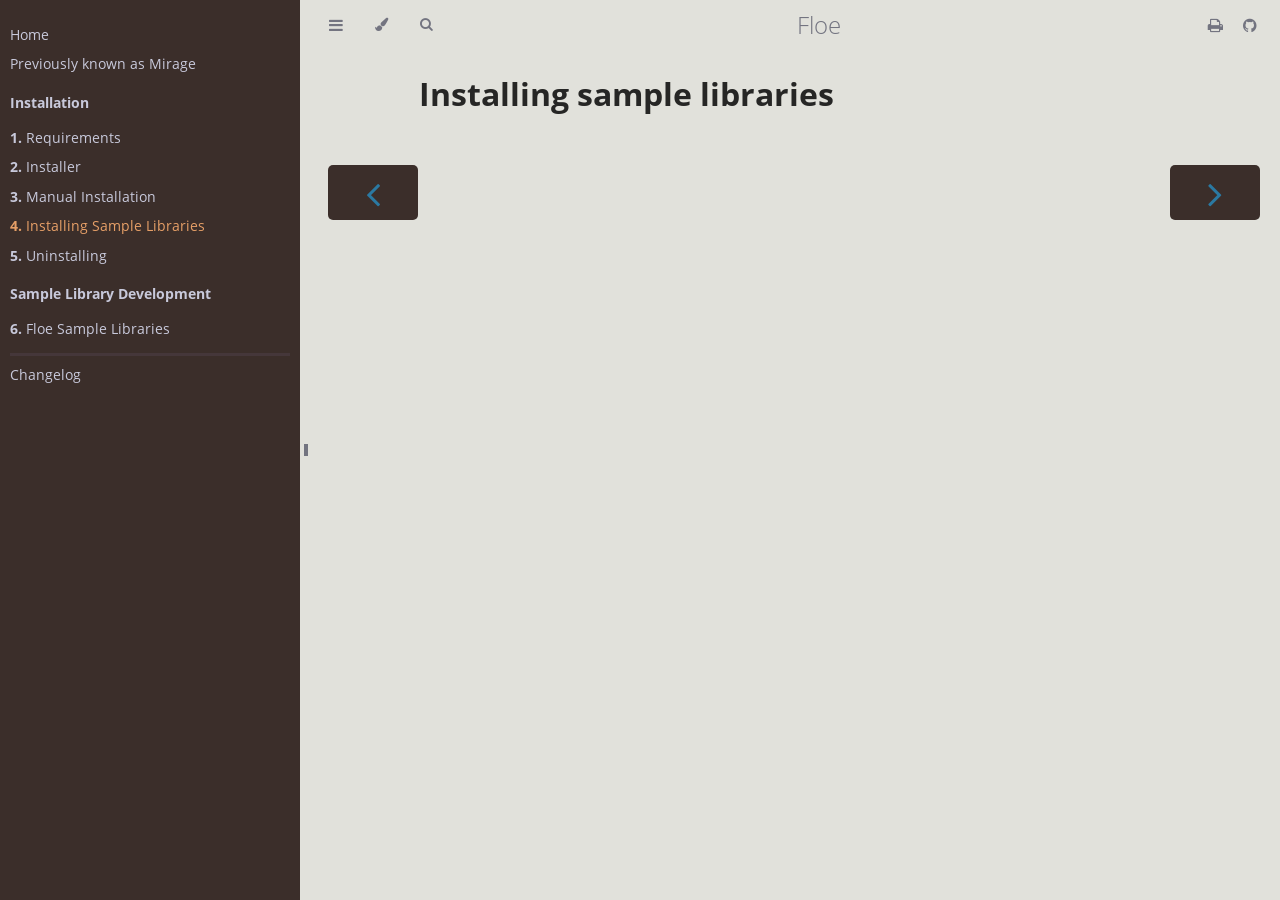
<file: installation/installing-libraries.html>
<!DOCTYPE HTML>
<html lang="en" class="rust" dir="ltr">
    <head>
        <!-- Book generated using mdBook -->
        <meta charset="UTF-8">
        <title>Installing Sample Libraries - Floe</title>


        <!-- Custom HTML head -->
        
        <meta name="description" content="Floe is a free, open-source sample library engine. Available as an audio plugin for Windows and macOS.">
        <meta name="viewport" content="width=device-width, initial-scale=1">
        <meta name="theme-color" content="#ffffff">

        <link rel="icon" href="../favicon.svg">
        <link rel="shortcut icon" href="../favicon.png">
        <link rel="stylesheet" href="../css/variables.css">
        <link rel="stylesheet" href="../css/general.css">
        <link rel="stylesheet" href="../css/chrome.css">
        <link rel="stylesheet" href="../css/print.css" media="print">

        <!-- Fonts -->
        <link rel="stylesheet" href="../FontAwesome/css/font-awesome.css">
        <link rel="stylesheet" href="../fonts/fonts.css">

        <!-- Highlight.js Stylesheets -->
        <link rel="stylesheet" href="../highlight.css">
        <link rel="stylesheet" href="../tomorrow-night.css">
        <link rel="stylesheet" href="../ayu-highlight.css">

        <!-- Custom theme stylesheets -->
        <link rel="stylesheet" href="../theme/floe-theme.css">

    </head>
    <body class="sidebar-visible no-js">
    <div id="body-container">
        <!-- Provide site root to javascript -->
        <script>
            var path_to_root = "../";
            var default_theme = window.matchMedia("(prefers-color-scheme: dark)").matches ? "coal" : "rust";
        </script>

        <!-- Work around some values being stored in localStorage wrapped in quotes -->
        <script>
            try {
                var theme = localStorage.getItem('mdbook-theme');
                var sidebar = localStorage.getItem('mdbook-sidebar');

                if (theme.startsWith('"') && theme.endsWith('"')) {
                    localStorage.setItem('mdbook-theme', theme.slice(1, theme.length - 1));
                }

                if (sidebar.startsWith('"') && sidebar.endsWith('"')) {
                    localStorage.setItem('mdbook-sidebar', sidebar.slice(1, sidebar.length - 1));
                }
            } catch (e) { }
        </script>

        <!-- Set the theme before any content is loaded, prevents flash -->
        <script>
            var theme;
            try { theme = localStorage.getItem('mdbook-theme'); } catch(e) { }
            if (theme === null || theme === undefined) { theme = default_theme; }
            var html = document.querySelector('html');
            html.classList.remove('rust')
            html.classList.add(theme);
            var body = document.querySelector('body');
            body.classList.remove('no-js')
            body.classList.add('js');
        </script>

        <input type="checkbox" id="sidebar-toggle-anchor" class="hidden">

        <!-- Hide / unhide sidebar before it is displayed -->
        <script>
            var body = document.querySelector('body');
            var sidebar = null;
            var sidebar_toggle = document.getElementById("sidebar-toggle-anchor");
            if (document.body.clientWidth >= 1080) {
                try { sidebar = localStorage.getItem('mdbook-sidebar'); } catch(e) { }
                sidebar = sidebar || 'visible';
            } else {
                sidebar = 'hidden';
            }
            sidebar_toggle.checked = sidebar === 'visible';
            body.classList.remove('sidebar-visible');
            body.classList.add("sidebar-" + sidebar);
        </script>

        <nav id="sidebar" class="sidebar" aria-label="Table of contents">
            <div class="sidebar-scrollbox">
                <ol class="chapter"><li class="chapter-item expanded affix "><a href="../home.html">Home</a></li><li class="chapter-item expanded affix "><a href="../mirage.html">Previously known as Mirage</a></li><li class="chapter-item expanded affix "><li class="part-title">Installation</li><li class="chapter-item expanded "><a href="../installation/requirements.html"><strong aria-hidden="true">1.</strong> Requirements</a></li><li class="chapter-item expanded "><a href="../installation/installer.html"><strong aria-hidden="true">2.</strong> Installer</a></li><li class="chapter-item expanded "><a href="../installation/manual-install.html"><strong aria-hidden="true">3.</strong> Manual Installation</a></li><li class="chapter-item expanded "><a href="../installation/installing-libraries.html" class="active"><strong aria-hidden="true">4.</strong> Installing Sample Libraries</a></li><li class="chapter-item expanded "><a href="../installation/uninstalling.html"><strong aria-hidden="true">5.</strong> Uninstalling</a></li><li class="chapter-item expanded affix "><li class="part-title">Sample Library Development</li><li class="chapter-item expanded "><a href="../sample-library-format.html"><strong aria-hidden="true">6.</strong> Floe Sample Libraries</a></li><li class="chapter-item expanded affix "><li class="spacer"></li><li class="chapter-item expanded affix "><a href="../changelog.html">Changelog</a></li></ol>
            </div>
            <div id="sidebar-resize-handle" class="sidebar-resize-handle">
                <div class="sidebar-resize-indicator"></div>
            </div>
        </nav>

        <!-- Track and set sidebar scroll position -->
        <script>
            var sidebarScrollbox = document.querySelector('#sidebar .sidebar-scrollbox');
            sidebarScrollbox.addEventListener('click', function(e) {
                if (e.target.tagName === 'A') {
                    sessionStorage.setItem('sidebar-scroll', sidebarScrollbox.scrollTop);
                }
            }, { passive: true });
            var sidebarScrollTop = sessionStorage.getItem('sidebar-scroll');
            sessionStorage.removeItem('sidebar-scroll');
            if (sidebarScrollTop) {
                // preserve sidebar scroll position when navigating via links within sidebar
                sidebarScrollbox.scrollTop = sidebarScrollTop;
            } else {
                // scroll sidebar to current active section when navigating via "next/previous chapter" buttons
                var activeSection = document.querySelector('#sidebar .active');
                if (activeSection) {
                    activeSection.scrollIntoView({ block: 'center' });
                }
            }
        </script>

        <div id="page-wrapper" class="page-wrapper">

            <div class="page">
                                <div id="menu-bar-hover-placeholder"></div>
                <div id="menu-bar" class="menu-bar sticky">
                    <div class="left-buttons">
                        <label id="sidebar-toggle" class="icon-button" for="sidebar-toggle-anchor" title="Toggle Table of Contents" aria-label="Toggle Table of Contents" aria-controls="sidebar">
                            <i class="fa fa-bars"></i>
                        </label>
                        <button id="theme-toggle" class="icon-button" type="button" title="Change theme" aria-label="Change theme" aria-haspopup="true" aria-expanded="false" aria-controls="theme-list">
                            <i class="fa fa-paint-brush"></i>
                        </button>
                        <ul id="theme-list" class="theme-popup" aria-label="Themes" role="menu">
                            <li role="none"><button role="menuitem" class="theme" id="light">Light</button></li>
                            <li role="none"><button role="menuitem" class="theme" id="rust">Rust</button></li>
                            <li role="none"><button role="menuitem" class="theme" id="coal">Coal</button></li>
                            <li role="none"><button role="menuitem" class="theme" id="navy">Navy</button></li>
                            <li role="none"><button role="menuitem" class="theme" id="ayu">Ayu</button></li>
                        </ul>
                        <button id="search-toggle" class="icon-button" type="button" title="Search. (Shortkey: s)" aria-label="Toggle Searchbar" aria-expanded="false" aria-keyshortcuts="S" aria-controls="searchbar">
                            <i class="fa fa-search"></i>
                        </button>
                    </div>

                    <h1 class="menu-title">Floe</h1>

                    <div class="right-buttons">
                        <a href="../print.html" title="Print this book" aria-label="Print this book">
                            <i id="print-button" class="fa fa-print"></i>
                        </a>
                        <a href="https://github.com/Floe-Project/Floe" title="Git repository" aria-label="Git repository">
                            <i id="git-repository-button" class="fa fa-github"></i>
                        </a>

                    </div>
                </div>

                <div id="search-wrapper" class="hidden">
                    <form id="searchbar-outer" class="searchbar-outer">
                        <input type="search" id="searchbar" name="searchbar" placeholder="Search this book ..." aria-controls="searchresults-outer" aria-describedby="searchresults-header">
                    </form>
                    <div id="searchresults-outer" class="searchresults-outer hidden">
                        <div id="searchresults-header" class="searchresults-header"></div>
                        <ul id="searchresults">
                        </ul>
                    </div>
                </div>

                <!-- Apply ARIA attributes after the sidebar and the sidebar toggle button are added to the DOM -->
                <script>
                    document.getElementById('sidebar-toggle').setAttribute('aria-expanded', sidebar === 'visible');
                    document.getElementById('sidebar').setAttribute('aria-hidden', sidebar !== 'visible');
                    Array.from(document.querySelectorAll('#sidebar a')).forEach(function(link) {
                        link.setAttribute('tabIndex', sidebar === 'visible' ? 0 : -1);
                    });
                </script>

                <div id="content" class="content">
                    <main>
                        <!--
SPDX-FileCopyrightText: 2024 Sam Windell
SPDX-License-Identifier: GPL-3.0-or-later
-->
<h1 id="installing-sample-libraries"><a class="header" href="#installing-sample-libraries">Installing sample libraries</a></h1>

                    </main>

                    <nav class="nav-wrapper" aria-label="Page navigation">
                        <!-- Mobile navigation buttons -->
                            <a rel="prev" href="../installation/manual-install.html" class="mobile-nav-chapters previous" title="Previous chapter" aria-label="Previous chapter" aria-keyshortcuts="Left">
                                <i class="fa fa-angle-left"></i>
                            </a>

                            <a rel="next prefetch" href="../installation/uninstalling.html" class="mobile-nav-chapters next" title="Next chapter" aria-label="Next chapter" aria-keyshortcuts="Right">
                                <i class="fa fa-angle-right"></i>
                            </a>

                        <div style="clear: both"></div>
                    </nav>
                </div>
            </div>

            <nav class="nav-wide-wrapper" aria-label="Page navigation">
                    <a rel="prev" href="../installation/manual-install.html" class="nav-chapters previous" title="Previous chapter" aria-label="Previous chapter" aria-keyshortcuts="Left">
                        <i class="fa fa-angle-left"></i>
                    </a>

                    <a rel="next prefetch" href="../installation/uninstalling.html" class="nav-chapters next" title="Next chapter" aria-label="Next chapter" aria-keyshortcuts="Right">
                        <i class="fa fa-angle-right"></i>
                    </a>
            </nav>

        </div>




        <script>
            window.playground_copyable = true;
        </script>


        <script src="../elasticlunr.min.js"></script>
        <script src="../mark.min.js"></script>
        <script src="../searcher.js"></script>

        <script src="../clipboard.min.js"></script>
        <script src="../highlight.js"></script>
        <script src="../book.js"></script>

        <!-- Custom JS scripts -->


    </div>
    </body>
</html>
</file>
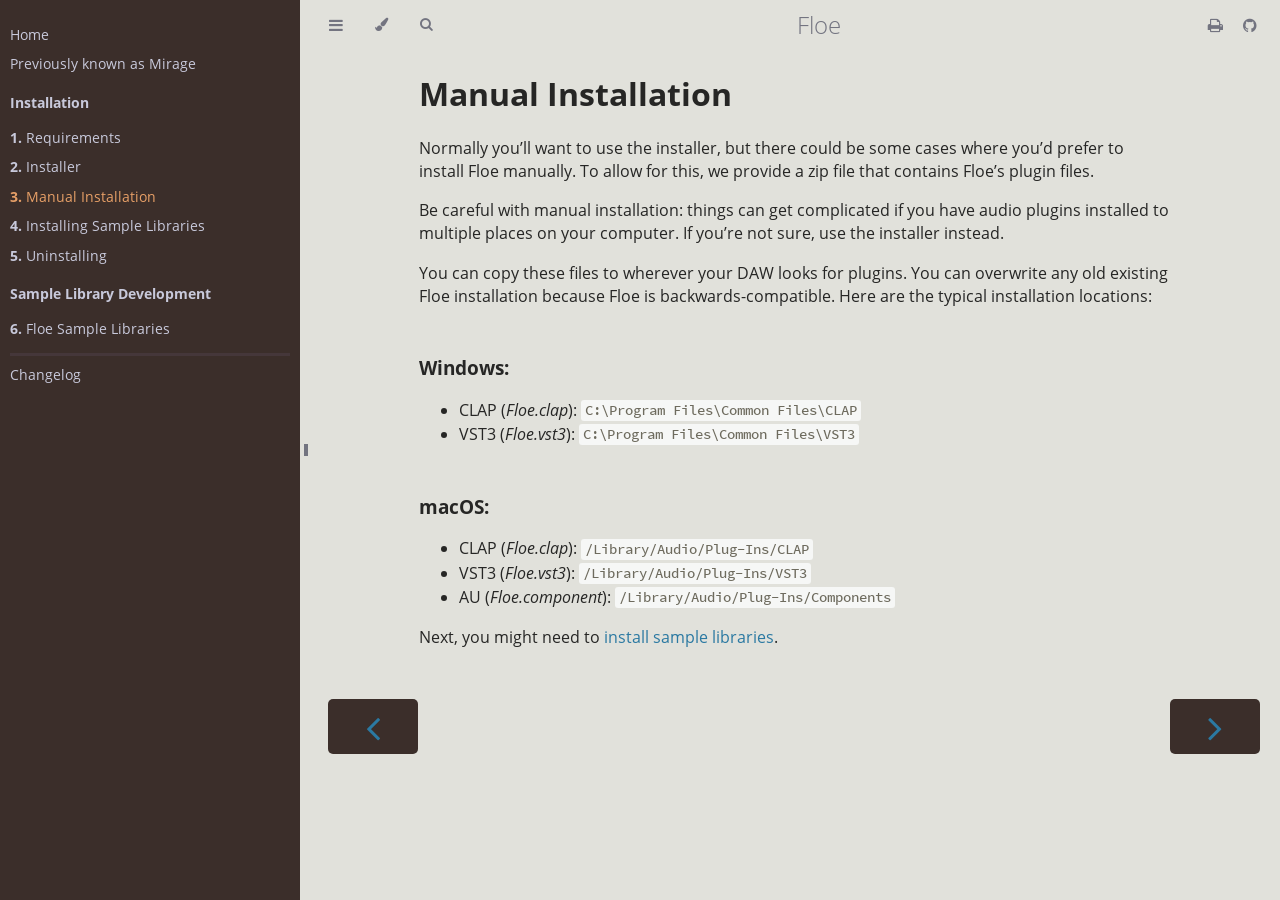
<file: installation/manual-install.html>
<!DOCTYPE HTML>
<html lang="en" class="rust" dir="ltr">
    <head>
        <!-- Book generated using mdBook -->
        <meta charset="UTF-8">
        <title>Manual Installation - Floe</title>


        <!-- Custom HTML head -->
        
        <meta name="description" content="Floe is a free, open-source sample library engine. Available as an audio plugin for Windows and macOS.">
        <meta name="viewport" content="width=device-width, initial-scale=1">
        <meta name="theme-color" content="#ffffff">

        <link rel="icon" href="../favicon.svg">
        <link rel="shortcut icon" href="../favicon.png">
        <link rel="stylesheet" href="../css/variables.css">
        <link rel="stylesheet" href="../css/general.css">
        <link rel="stylesheet" href="../css/chrome.css">
        <link rel="stylesheet" href="../css/print.css" media="print">

        <!-- Fonts -->
        <link rel="stylesheet" href="../FontAwesome/css/font-awesome.css">
        <link rel="stylesheet" href="../fonts/fonts.css">

        <!-- Highlight.js Stylesheets -->
        <link rel="stylesheet" href="../highlight.css">
        <link rel="stylesheet" href="../tomorrow-night.css">
        <link rel="stylesheet" href="../ayu-highlight.css">

        <!-- Custom theme stylesheets -->
        <link rel="stylesheet" href="../theme/floe-theme.css">

    </head>
    <body class="sidebar-visible no-js">
    <div id="body-container">
        <!-- Provide site root to javascript -->
        <script>
            var path_to_root = "../";
            var default_theme = window.matchMedia("(prefers-color-scheme: dark)").matches ? "coal" : "rust";
        </script>

        <!-- Work around some values being stored in localStorage wrapped in quotes -->
        <script>
            try {
                var theme = localStorage.getItem('mdbook-theme');
                var sidebar = localStorage.getItem('mdbook-sidebar');

                if (theme.startsWith('"') && theme.endsWith('"')) {
                    localStorage.setItem('mdbook-theme', theme.slice(1, theme.length - 1));
                }

                if (sidebar.startsWith('"') && sidebar.endsWith('"')) {
                    localStorage.setItem('mdbook-sidebar', sidebar.slice(1, sidebar.length - 1));
                }
            } catch (e) { }
        </script>

        <!-- Set the theme before any content is loaded, prevents flash -->
        <script>
            var theme;
            try { theme = localStorage.getItem('mdbook-theme'); } catch(e) { }
            if (theme === null || theme === undefined) { theme = default_theme; }
            var html = document.querySelector('html');
            html.classList.remove('rust')
            html.classList.add(theme);
            var body = document.querySelector('body');
            body.classList.remove('no-js')
            body.classList.add('js');
        </script>

        <input type="checkbox" id="sidebar-toggle-anchor" class="hidden">

        <!-- Hide / unhide sidebar before it is displayed -->
        <script>
            var body = document.querySelector('body');
            var sidebar = null;
            var sidebar_toggle = document.getElementById("sidebar-toggle-anchor");
            if (document.body.clientWidth >= 1080) {
                try { sidebar = localStorage.getItem('mdbook-sidebar'); } catch(e) { }
                sidebar = sidebar || 'visible';
            } else {
                sidebar = 'hidden';
            }
            sidebar_toggle.checked = sidebar === 'visible';
            body.classList.remove('sidebar-visible');
            body.classList.add("sidebar-" + sidebar);
        </script>

        <nav id="sidebar" class="sidebar" aria-label="Table of contents">
            <div class="sidebar-scrollbox">
                <ol class="chapter"><li class="chapter-item expanded affix "><a href="../home.html">Home</a></li><li class="chapter-item expanded affix "><a href="../mirage.html">Previously known as Mirage</a></li><li class="chapter-item expanded affix "><li class="part-title">Installation</li><li class="chapter-item expanded "><a href="../installation/requirements.html"><strong aria-hidden="true">1.</strong> Requirements</a></li><li class="chapter-item expanded "><a href="../installation/installer.html"><strong aria-hidden="true">2.</strong> Installer</a></li><li class="chapter-item expanded "><a href="../installation/manual-install.html" class="active"><strong aria-hidden="true">3.</strong> Manual Installation</a></li><li class="chapter-item expanded "><a href="../installation/installing-libraries.html"><strong aria-hidden="true">4.</strong> Installing Sample Libraries</a></li><li class="chapter-item expanded "><a href="../installation/uninstalling.html"><strong aria-hidden="true">5.</strong> Uninstalling</a></li><li class="chapter-item expanded affix "><li class="part-title">Sample Library Development</li><li class="chapter-item expanded "><a href="../sample-library-format.html"><strong aria-hidden="true">6.</strong> Floe Sample Libraries</a></li><li class="chapter-item expanded affix "><li class="spacer"></li><li class="chapter-item expanded affix "><a href="../changelog.html">Changelog</a></li></ol>
            </div>
            <div id="sidebar-resize-handle" class="sidebar-resize-handle">
                <div class="sidebar-resize-indicator"></div>
            </div>
        </nav>

        <!-- Track and set sidebar scroll position -->
        <script>
            var sidebarScrollbox = document.querySelector('#sidebar .sidebar-scrollbox');
            sidebarScrollbox.addEventListener('click', function(e) {
                if (e.target.tagName === 'A') {
                    sessionStorage.setItem('sidebar-scroll', sidebarScrollbox.scrollTop);
                }
            }, { passive: true });
            var sidebarScrollTop = sessionStorage.getItem('sidebar-scroll');
            sessionStorage.removeItem('sidebar-scroll');
            if (sidebarScrollTop) {
                // preserve sidebar scroll position when navigating via links within sidebar
                sidebarScrollbox.scrollTop = sidebarScrollTop;
            } else {
                // scroll sidebar to current active section when navigating via "next/previous chapter" buttons
                var activeSection = document.querySelector('#sidebar .active');
                if (activeSection) {
                    activeSection.scrollIntoView({ block: 'center' });
                }
            }
        </script>

        <div id="page-wrapper" class="page-wrapper">

            <div class="page">
                                <div id="menu-bar-hover-placeholder"></div>
                <div id="menu-bar" class="menu-bar sticky">
                    <div class="left-buttons">
                        <label id="sidebar-toggle" class="icon-button" for="sidebar-toggle-anchor" title="Toggle Table of Contents" aria-label="Toggle Table of Contents" aria-controls="sidebar">
                            <i class="fa fa-bars"></i>
                        </label>
                        <button id="theme-toggle" class="icon-button" type="button" title="Change theme" aria-label="Change theme" aria-haspopup="true" aria-expanded="false" aria-controls="theme-list">
                            <i class="fa fa-paint-brush"></i>
                        </button>
                        <ul id="theme-list" class="theme-popup" aria-label="Themes" role="menu">
                            <li role="none"><button role="menuitem" class="theme" id="light">Light</button></li>
                            <li role="none"><button role="menuitem" class="theme" id="rust">Rust</button></li>
                            <li role="none"><button role="menuitem" class="theme" id="coal">Coal</button></li>
                            <li role="none"><button role="menuitem" class="theme" id="navy">Navy</button></li>
                            <li role="none"><button role="menuitem" class="theme" id="ayu">Ayu</button></li>
                        </ul>
                        <button id="search-toggle" class="icon-button" type="button" title="Search. (Shortkey: s)" aria-label="Toggle Searchbar" aria-expanded="false" aria-keyshortcuts="S" aria-controls="searchbar">
                            <i class="fa fa-search"></i>
                        </button>
                    </div>

                    <h1 class="menu-title">Floe</h1>

                    <div class="right-buttons">
                        <a href="../print.html" title="Print this book" aria-label="Print this book">
                            <i id="print-button" class="fa fa-print"></i>
                        </a>
                        <a href="https://github.com/Floe-Project/Floe" title="Git repository" aria-label="Git repository">
                            <i id="git-repository-button" class="fa fa-github"></i>
                        </a>

                    </div>
                </div>

                <div id="search-wrapper" class="hidden">
                    <form id="searchbar-outer" class="searchbar-outer">
                        <input type="search" id="searchbar" name="searchbar" placeholder="Search this book ..." aria-controls="searchresults-outer" aria-describedby="searchresults-header">
                    </form>
                    <div id="searchresults-outer" class="searchresults-outer hidden">
                        <div id="searchresults-header" class="searchresults-header"></div>
                        <ul id="searchresults">
                        </ul>
                    </div>
                </div>

                <!-- Apply ARIA attributes after the sidebar and the sidebar toggle button are added to the DOM -->
                <script>
                    document.getElementById('sidebar-toggle').setAttribute('aria-expanded', sidebar === 'visible');
                    document.getElementById('sidebar').setAttribute('aria-hidden', sidebar !== 'visible');
                    Array.from(document.querySelectorAll('#sidebar a')).forEach(function(link) {
                        link.setAttribute('tabIndex', sidebar === 'visible' ? 0 : -1);
                    });
                </script>

                <div id="content" class="content">
                    <main>
                        <!--
SPDX-FileCopyrightText: 2024 Sam Windell
SPDX-License-Identifier: GPL-3.0-or-later
-->
<h1 id="manual-installation"><a class="header" href="#manual-installation">Manual Installation</a></h1>
<p>Normally you’ll want to use the installer, but there could be some cases where you’d prefer to install Floe manually. To allow for this, we provide a zip file that contains Floe’s plugin files.</p>
<p>Be careful with manual installation: things can get complicated if you have audio plugins installed to multiple places on your computer. If you’re not sure, use the installer instead.</p>
<p>You can copy these files to wherever your DAW looks for plugins. You can overwrite any old existing Floe installation because Floe is backwards-compatible. Here are the typical installation locations:</p>
<h3 id="windows"><a class="header" href="#windows">Windows:</a></h3>
<ul>
<li>CLAP (<em>Floe.clap</em>): <code>C:\Program Files\Common Files\CLAP</code></li>
<li>VST3 (<em>Floe.vst3</em>): <code>C:\Program Files\Common Files\VST3</code></li>
</ul>
<h3 id="macos"><a class="header" href="#macos">macOS:</a></h3>
<ul>
<li>CLAP (<em>Floe.clap</em>): <code>/Library/Audio/Plug-Ins/CLAP</code></li>
<li>VST3 (<em>Floe.vst3</em>): <code>/Library/Audio/Plug-Ins/VST3</code></li>
<li>AU (<em>Floe.component</em>): <code>/Library/Audio/Plug-Ins/Components</code></li>
</ul>
<p>Next, you might need to <a href="installing-libraries.html">install sample libraries</a>.</p>

                    </main>

                    <nav class="nav-wrapper" aria-label="Page navigation">
                        <!-- Mobile navigation buttons -->
                            <a rel="prev" href="../installation/installer.html" class="mobile-nav-chapters previous" title="Previous chapter" aria-label="Previous chapter" aria-keyshortcuts="Left">
                                <i class="fa fa-angle-left"></i>
                            </a>

                            <a rel="next prefetch" href="../installation/installing-libraries.html" class="mobile-nav-chapters next" title="Next chapter" aria-label="Next chapter" aria-keyshortcuts="Right">
                                <i class="fa fa-angle-right"></i>
                            </a>

                        <div style="clear: both"></div>
                    </nav>
                </div>
            </div>

            <nav class="nav-wide-wrapper" aria-label="Page navigation">
                    <a rel="prev" href="../installation/installer.html" class="nav-chapters previous" title="Previous chapter" aria-label="Previous chapter" aria-keyshortcuts="Left">
                        <i class="fa fa-angle-left"></i>
                    </a>

                    <a rel="next prefetch" href="../installation/installing-libraries.html" class="nav-chapters next" title="Next chapter" aria-label="Next chapter" aria-keyshortcuts="Right">
                        <i class="fa fa-angle-right"></i>
                    </a>
            </nav>

        </div>




        <script>
            window.playground_copyable = true;
        </script>


        <script src="../elasticlunr.min.js"></script>
        <script src="../mark.min.js"></script>
        <script src="../searcher.js"></script>

        <script src="../clipboard.min.js"></script>
        <script src="../highlight.js"></script>
        <script src="../book.js"></script>

        <!-- Custom JS scripts -->


    </div>
    </body>
</html>
</file>
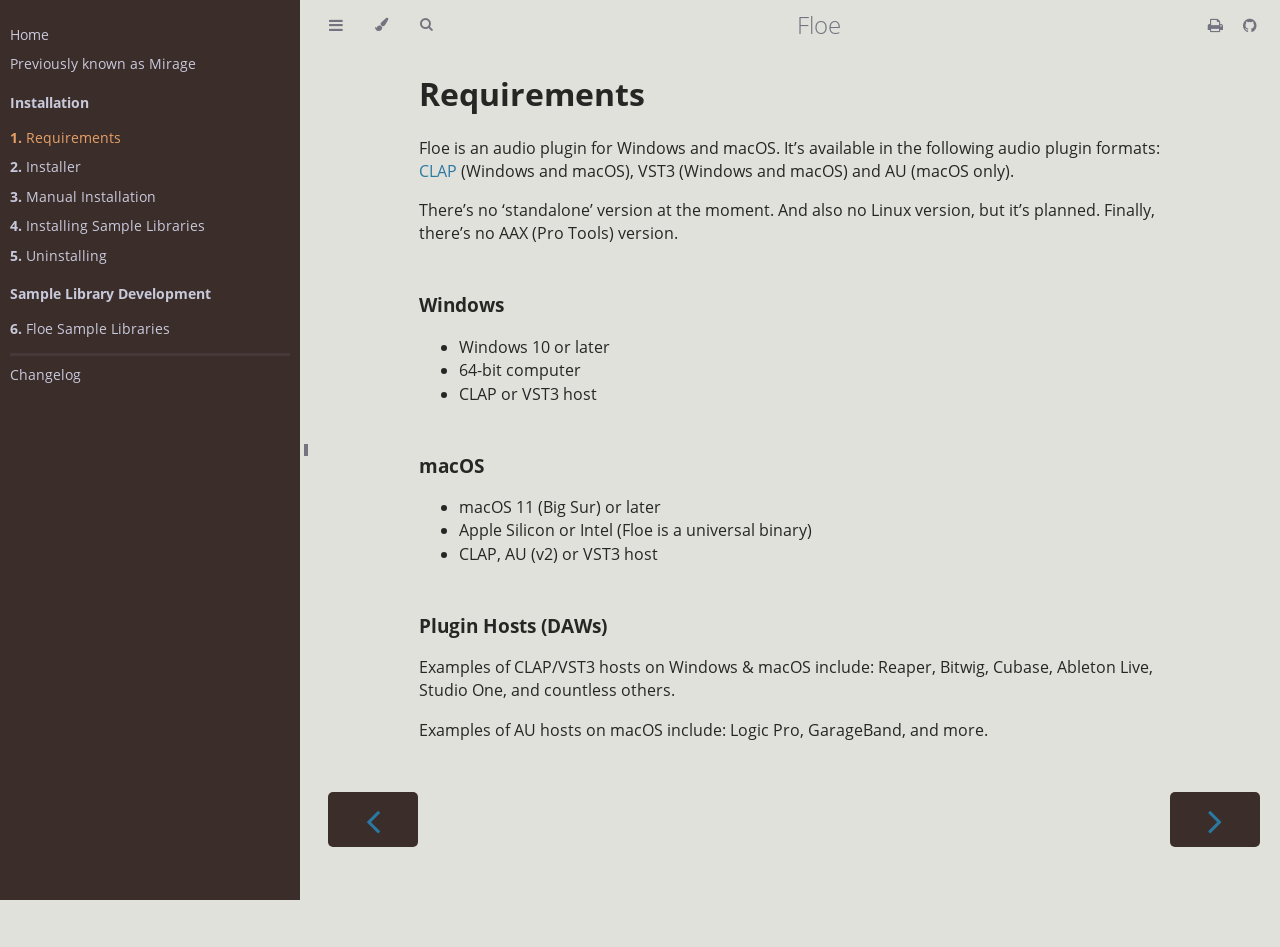
<file: installation/requirements.html>
<!DOCTYPE HTML>
<html lang="en" class="rust" dir="ltr">
    <head>
        <!-- Book generated using mdBook -->
        <meta charset="UTF-8">
        <title>Requirements - Floe</title>


        <!-- Custom HTML head -->
        
        <meta name="description" content="Floe is a free, open-source sample library engine. Available as an audio plugin for Windows and macOS.">
        <meta name="viewport" content="width=device-width, initial-scale=1">
        <meta name="theme-color" content="#ffffff">

        <link rel="icon" href="../favicon.svg">
        <link rel="shortcut icon" href="../favicon.png">
        <link rel="stylesheet" href="../css/variables.css">
        <link rel="stylesheet" href="../css/general.css">
        <link rel="stylesheet" href="../css/chrome.css">
        <link rel="stylesheet" href="../css/print.css" media="print">

        <!-- Fonts -->
        <link rel="stylesheet" href="../FontAwesome/css/font-awesome.css">
        <link rel="stylesheet" href="../fonts/fonts.css">

        <!-- Highlight.js Stylesheets -->
        <link rel="stylesheet" href="../highlight.css">
        <link rel="stylesheet" href="../tomorrow-night.css">
        <link rel="stylesheet" href="../ayu-highlight.css">

        <!-- Custom theme stylesheets -->
        <link rel="stylesheet" href="../theme/floe-theme.css">

    </head>
    <body class="sidebar-visible no-js">
    <div id="body-container">
        <!-- Provide site root to javascript -->
        <script>
            var path_to_root = "../";
            var default_theme = window.matchMedia("(prefers-color-scheme: dark)").matches ? "coal" : "rust";
        </script>

        <!-- Work around some values being stored in localStorage wrapped in quotes -->
        <script>
            try {
                var theme = localStorage.getItem('mdbook-theme');
                var sidebar = localStorage.getItem('mdbook-sidebar');

                if (theme.startsWith('"') && theme.endsWith('"')) {
                    localStorage.setItem('mdbook-theme', theme.slice(1, theme.length - 1));
                }

                if (sidebar.startsWith('"') && sidebar.endsWith('"')) {
                    localStorage.setItem('mdbook-sidebar', sidebar.slice(1, sidebar.length - 1));
                }
            } catch (e) { }
        </script>

        <!-- Set the theme before any content is loaded, prevents flash -->
        <script>
            var theme;
            try { theme = localStorage.getItem('mdbook-theme'); } catch(e) { }
            if (theme === null || theme === undefined) { theme = default_theme; }
            var html = document.querySelector('html');
            html.classList.remove('rust')
            html.classList.add(theme);
            var body = document.querySelector('body');
            body.classList.remove('no-js')
            body.classList.add('js');
        </script>

        <input type="checkbox" id="sidebar-toggle-anchor" class="hidden">

        <!-- Hide / unhide sidebar before it is displayed -->
        <script>
            var body = document.querySelector('body');
            var sidebar = null;
            var sidebar_toggle = document.getElementById("sidebar-toggle-anchor");
            if (document.body.clientWidth >= 1080) {
                try { sidebar = localStorage.getItem('mdbook-sidebar'); } catch(e) { }
                sidebar = sidebar || 'visible';
            } else {
                sidebar = 'hidden';
            }
            sidebar_toggle.checked = sidebar === 'visible';
            body.classList.remove('sidebar-visible');
            body.classList.add("sidebar-" + sidebar);
        </script>

        <nav id="sidebar" class="sidebar" aria-label="Table of contents">
            <div class="sidebar-scrollbox">
                <ol class="chapter"><li class="chapter-item expanded affix "><a href="../home.html">Home</a></li><li class="chapter-item expanded affix "><a href="../mirage.html">Previously known as Mirage</a></li><li class="chapter-item expanded affix "><li class="part-title">Installation</li><li class="chapter-item expanded "><a href="../installation/requirements.html" class="active"><strong aria-hidden="true">1.</strong> Requirements</a></li><li class="chapter-item expanded "><a href="../installation/installer.html"><strong aria-hidden="true">2.</strong> Installer</a></li><li class="chapter-item expanded "><a href="../installation/manual-install.html"><strong aria-hidden="true">3.</strong> Manual Installation</a></li><li class="chapter-item expanded "><a href="../installation/installing-libraries.html"><strong aria-hidden="true">4.</strong> Installing Sample Libraries</a></li><li class="chapter-item expanded "><a href="../installation/uninstalling.html"><strong aria-hidden="true">5.</strong> Uninstalling</a></li><li class="chapter-item expanded affix "><li class="part-title">Sample Library Development</li><li class="chapter-item expanded "><a href="../sample-library-format.html"><strong aria-hidden="true">6.</strong> Floe Sample Libraries</a></li><li class="chapter-item expanded affix "><li class="spacer"></li><li class="chapter-item expanded affix "><a href="../changelog.html">Changelog</a></li></ol>
            </div>
            <div id="sidebar-resize-handle" class="sidebar-resize-handle">
                <div class="sidebar-resize-indicator"></div>
            </div>
        </nav>

        <!-- Track and set sidebar scroll position -->
        <script>
            var sidebarScrollbox = document.querySelector('#sidebar .sidebar-scrollbox');
            sidebarScrollbox.addEventListener('click', function(e) {
                if (e.target.tagName === 'A') {
                    sessionStorage.setItem('sidebar-scroll', sidebarScrollbox.scrollTop);
                }
            }, { passive: true });
            var sidebarScrollTop = sessionStorage.getItem('sidebar-scroll');
            sessionStorage.removeItem('sidebar-scroll');
            if (sidebarScrollTop) {
                // preserve sidebar scroll position when navigating via links within sidebar
                sidebarScrollbox.scrollTop = sidebarScrollTop;
            } else {
                // scroll sidebar to current active section when navigating via "next/previous chapter" buttons
                var activeSection = document.querySelector('#sidebar .active');
                if (activeSection) {
                    activeSection.scrollIntoView({ block: 'center' });
                }
            }
        </script>

        <div id="page-wrapper" class="page-wrapper">

            <div class="page">
                                <div id="menu-bar-hover-placeholder"></div>
                <div id="menu-bar" class="menu-bar sticky">
                    <div class="left-buttons">
                        <label id="sidebar-toggle" class="icon-button" for="sidebar-toggle-anchor" title="Toggle Table of Contents" aria-label="Toggle Table of Contents" aria-controls="sidebar">
                            <i class="fa fa-bars"></i>
                        </label>
                        <button id="theme-toggle" class="icon-button" type="button" title="Change theme" aria-label="Change theme" aria-haspopup="true" aria-expanded="false" aria-controls="theme-list">
                            <i class="fa fa-paint-brush"></i>
                        </button>
                        <ul id="theme-list" class="theme-popup" aria-label="Themes" role="menu">
                            <li role="none"><button role="menuitem" class="theme" id="light">Light</button></li>
                            <li role="none"><button role="menuitem" class="theme" id="rust">Rust</button></li>
                            <li role="none"><button role="menuitem" class="theme" id="coal">Coal</button></li>
                            <li role="none"><button role="menuitem" class="theme" id="navy">Navy</button></li>
                            <li role="none"><button role="menuitem" class="theme" id="ayu">Ayu</button></li>
                        </ul>
                        <button id="search-toggle" class="icon-button" type="button" title="Search. (Shortkey: s)" aria-label="Toggle Searchbar" aria-expanded="false" aria-keyshortcuts="S" aria-controls="searchbar">
                            <i class="fa fa-search"></i>
                        </button>
                    </div>

                    <h1 class="menu-title">Floe</h1>

                    <div class="right-buttons">
                        <a href="../print.html" title="Print this book" aria-label="Print this book">
                            <i id="print-button" class="fa fa-print"></i>
                        </a>
                        <a href="https://github.com/Floe-Project/Floe" title="Git repository" aria-label="Git repository">
                            <i id="git-repository-button" class="fa fa-github"></i>
                        </a>

                    </div>
                </div>

                <div id="search-wrapper" class="hidden">
                    <form id="searchbar-outer" class="searchbar-outer">
                        <input type="search" id="searchbar" name="searchbar" placeholder="Search this book ..." aria-controls="searchresults-outer" aria-describedby="searchresults-header">
                    </form>
                    <div id="searchresults-outer" class="searchresults-outer hidden">
                        <div id="searchresults-header" class="searchresults-header"></div>
                        <ul id="searchresults">
                        </ul>
                    </div>
                </div>

                <!-- Apply ARIA attributes after the sidebar and the sidebar toggle button are added to the DOM -->
                <script>
                    document.getElementById('sidebar-toggle').setAttribute('aria-expanded', sidebar === 'visible');
                    document.getElementById('sidebar').setAttribute('aria-hidden', sidebar !== 'visible');
                    Array.from(document.querySelectorAll('#sidebar a')).forEach(function(link) {
                        link.setAttribute('tabIndex', sidebar === 'visible' ? 0 : -1);
                    });
                </script>

                <div id="content" class="content">
                    <main>
                        <!--
SPDX-FileCopyrightText: 2024 Sam Windell
SPDX-License-Identifier: GPL-3.0-or-later
-->
<h1 id="requirements"><a class="header" href="#requirements">Requirements</a></h1>
<p>Floe is an audio plugin for Windows and macOS. It’s available in the following audio plugin formats: <a href="https://cleveraudio.org/1-feature-overview/">CLAP</a> (Windows and macOS), VST3 (Windows and macOS) and AU (macOS only).</p>
<p>There’s no ‘standalone’ version at the moment. And also no Linux version, but it’s planned. Finally, there’s no AAX (Pro Tools) version.</p>
<h3 id="windows"><a class="header" href="#windows">Windows</a></h3>
<ul>
<li>Windows 10 or later</li>
<li>64-bit computer</li>
<li>CLAP or VST3 host</li>
</ul>
<h3 id="macos"><a class="header" href="#macos">macOS</a></h3>
<ul>
<li>macOS 11 (Big Sur) or later</li>
<li>Apple Silicon or Intel (Floe is a universal binary)</li>
<li>CLAP, AU (v2) or VST3 host</li>
</ul>
<h3 id="plugin-hosts-daws"><a class="header" href="#plugin-hosts-daws">Plugin Hosts (DAWs)</a></h3>
<p>Examples of CLAP/VST3 hosts on Windows &amp; macOS include: Reaper, Bitwig, Cubase, Ableton Live, Studio One, and countless others.</p>
<p>Examples of AU hosts on macOS include: Logic Pro, GarageBand, and more.</p>

                    </main>

                    <nav class="nav-wrapper" aria-label="Page navigation">
                        <!-- Mobile navigation buttons -->
                            <a rel="prev" href="../mirage.html" class="mobile-nav-chapters previous" title="Previous chapter" aria-label="Previous chapter" aria-keyshortcuts="Left">
                                <i class="fa fa-angle-left"></i>
                            </a>

                            <a rel="next prefetch" href="../installation/installer.html" class="mobile-nav-chapters next" title="Next chapter" aria-label="Next chapter" aria-keyshortcuts="Right">
                                <i class="fa fa-angle-right"></i>
                            </a>

                        <div style="clear: both"></div>
                    </nav>
                </div>
            </div>

            <nav class="nav-wide-wrapper" aria-label="Page navigation">
                    <a rel="prev" href="../mirage.html" class="nav-chapters previous" title="Previous chapter" aria-label="Previous chapter" aria-keyshortcuts="Left">
                        <i class="fa fa-angle-left"></i>
                    </a>

                    <a rel="next prefetch" href="../installation/installer.html" class="nav-chapters next" title="Next chapter" aria-label="Next chapter" aria-keyshortcuts="Right">
                        <i class="fa fa-angle-right"></i>
                    </a>
            </nav>

        </div>




        <script>
            window.playground_copyable = true;
        </script>


        <script src="../elasticlunr.min.js"></script>
        <script src="../mark.min.js"></script>
        <script src="../searcher.js"></script>

        <script src="../clipboard.min.js"></script>
        <script src="../highlight.js"></script>
        <script src="../book.js"></script>

        <!-- Custom JS scripts -->


    </div>
    </body>
</html>
</file>
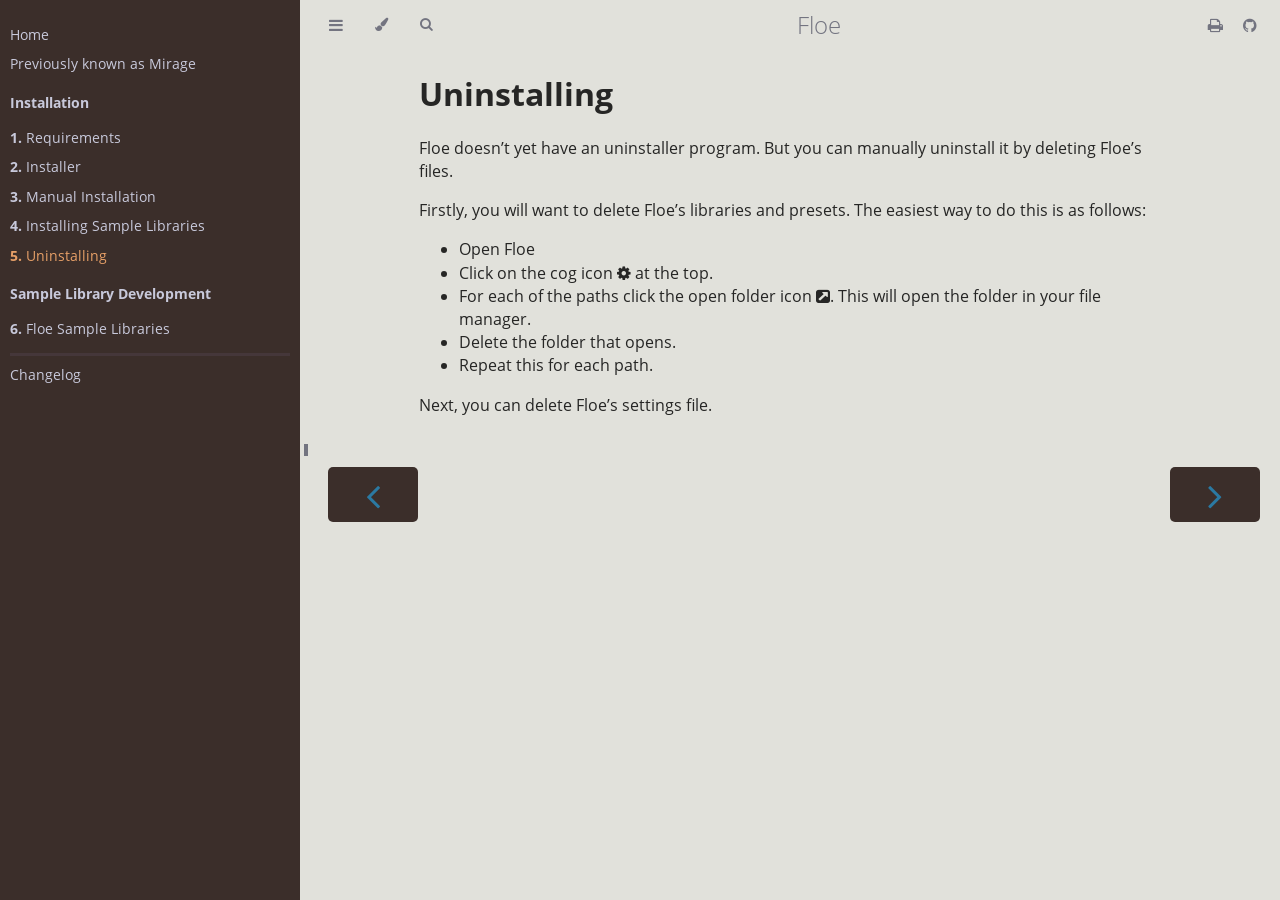
<file: installation/uninstalling.html>
<!DOCTYPE HTML>
<html lang="en" class="rust" dir="ltr">
    <head>
        <!-- Book generated using mdBook -->
        <meta charset="UTF-8">
        <title>Uninstalling - Floe</title>


        <!-- Custom HTML head -->
        
        <meta name="description" content="Floe is a free, open-source sample library engine. Available as an audio plugin for Windows and macOS.">
        <meta name="viewport" content="width=device-width, initial-scale=1">
        <meta name="theme-color" content="#ffffff">

        <link rel="icon" href="../favicon.svg">
        <link rel="shortcut icon" href="../favicon.png">
        <link rel="stylesheet" href="../css/variables.css">
        <link rel="stylesheet" href="../css/general.css">
        <link rel="stylesheet" href="../css/chrome.css">
        <link rel="stylesheet" href="../css/print.css" media="print">

        <!-- Fonts -->
        <link rel="stylesheet" href="../FontAwesome/css/font-awesome.css">
        <link rel="stylesheet" href="../fonts/fonts.css">

        <!-- Highlight.js Stylesheets -->
        <link rel="stylesheet" href="../highlight.css">
        <link rel="stylesheet" href="../tomorrow-night.css">
        <link rel="stylesheet" href="../ayu-highlight.css">

        <!-- Custom theme stylesheets -->
        <link rel="stylesheet" href="../theme/floe-theme.css">

    </head>
    <body class="sidebar-visible no-js">
    <div id="body-container">
        <!-- Provide site root to javascript -->
        <script>
            var path_to_root = "../";
            var default_theme = window.matchMedia("(prefers-color-scheme: dark)").matches ? "coal" : "rust";
        </script>

        <!-- Work around some values being stored in localStorage wrapped in quotes -->
        <script>
            try {
                var theme = localStorage.getItem('mdbook-theme');
                var sidebar = localStorage.getItem('mdbook-sidebar');

                if (theme.startsWith('"') && theme.endsWith('"')) {
                    localStorage.setItem('mdbook-theme', theme.slice(1, theme.length - 1));
                }

                if (sidebar.startsWith('"') && sidebar.endsWith('"')) {
                    localStorage.setItem('mdbook-sidebar', sidebar.slice(1, sidebar.length - 1));
                }
            } catch (e) { }
        </script>

        <!-- Set the theme before any content is loaded, prevents flash -->
        <script>
            var theme;
            try { theme = localStorage.getItem('mdbook-theme'); } catch(e) { }
            if (theme === null || theme === undefined) { theme = default_theme; }
            var html = document.querySelector('html');
            html.classList.remove('rust')
            html.classList.add(theme);
            var body = document.querySelector('body');
            body.classList.remove('no-js')
            body.classList.add('js');
        </script>

        <input type="checkbox" id="sidebar-toggle-anchor" class="hidden">

        <!-- Hide / unhide sidebar before it is displayed -->
        <script>
            var body = document.querySelector('body');
            var sidebar = null;
            var sidebar_toggle = document.getElementById("sidebar-toggle-anchor");
            if (document.body.clientWidth >= 1080) {
                try { sidebar = localStorage.getItem('mdbook-sidebar'); } catch(e) { }
                sidebar = sidebar || 'visible';
            } else {
                sidebar = 'hidden';
            }
            sidebar_toggle.checked = sidebar === 'visible';
            body.classList.remove('sidebar-visible');
            body.classList.add("sidebar-" + sidebar);
        </script>

        <nav id="sidebar" class="sidebar" aria-label="Table of contents">
            <div class="sidebar-scrollbox">
                <ol class="chapter"><li class="chapter-item expanded affix "><a href="../home.html">Home</a></li><li class="chapter-item expanded affix "><a href="../mirage.html">Previously known as Mirage</a></li><li class="chapter-item expanded affix "><li class="part-title">Installation</li><li class="chapter-item expanded "><a href="../installation/requirements.html"><strong aria-hidden="true">1.</strong> Requirements</a></li><li class="chapter-item expanded "><a href="../installation/installer.html"><strong aria-hidden="true">2.</strong> Installer</a></li><li class="chapter-item expanded "><a href="../installation/manual-install.html"><strong aria-hidden="true">3.</strong> Manual Installation</a></li><li class="chapter-item expanded "><a href="../installation/installing-libraries.html"><strong aria-hidden="true">4.</strong> Installing Sample Libraries</a></li><li class="chapter-item expanded "><a href="../installation/uninstalling.html" class="active"><strong aria-hidden="true">5.</strong> Uninstalling</a></li><li class="chapter-item expanded affix "><li class="part-title">Sample Library Development</li><li class="chapter-item expanded "><a href="../sample-library-format.html"><strong aria-hidden="true">6.</strong> Floe Sample Libraries</a></li><li class="chapter-item expanded affix "><li class="spacer"></li><li class="chapter-item expanded affix "><a href="../changelog.html">Changelog</a></li></ol>
            </div>
            <div id="sidebar-resize-handle" class="sidebar-resize-handle">
                <div class="sidebar-resize-indicator"></div>
            </div>
        </nav>

        <!-- Track and set sidebar scroll position -->
        <script>
            var sidebarScrollbox = document.querySelector('#sidebar .sidebar-scrollbox');
            sidebarScrollbox.addEventListener('click', function(e) {
                if (e.target.tagName === 'A') {
                    sessionStorage.setItem('sidebar-scroll', sidebarScrollbox.scrollTop);
                }
            }, { passive: true });
            var sidebarScrollTop = sessionStorage.getItem('sidebar-scroll');
            sessionStorage.removeItem('sidebar-scroll');
            if (sidebarScrollTop) {
                // preserve sidebar scroll position when navigating via links within sidebar
                sidebarScrollbox.scrollTop = sidebarScrollTop;
            } else {
                // scroll sidebar to current active section when navigating via "next/previous chapter" buttons
                var activeSection = document.querySelector('#sidebar .active');
                if (activeSection) {
                    activeSection.scrollIntoView({ block: 'center' });
                }
            }
        </script>

        <div id="page-wrapper" class="page-wrapper">

            <div class="page">
                                <div id="menu-bar-hover-placeholder"></div>
                <div id="menu-bar" class="menu-bar sticky">
                    <div class="left-buttons">
                        <label id="sidebar-toggle" class="icon-button" for="sidebar-toggle-anchor" title="Toggle Table of Contents" aria-label="Toggle Table of Contents" aria-controls="sidebar">
                            <i class="fa fa-bars"></i>
                        </label>
                        <button id="theme-toggle" class="icon-button" type="button" title="Change theme" aria-label="Change theme" aria-haspopup="true" aria-expanded="false" aria-controls="theme-list">
                            <i class="fa fa-paint-brush"></i>
                        </button>
                        <ul id="theme-list" class="theme-popup" aria-label="Themes" role="menu">
                            <li role="none"><button role="menuitem" class="theme" id="light">Light</button></li>
                            <li role="none"><button role="menuitem" class="theme" id="rust">Rust</button></li>
                            <li role="none"><button role="menuitem" class="theme" id="coal">Coal</button></li>
                            <li role="none"><button role="menuitem" class="theme" id="navy">Navy</button></li>
                            <li role="none"><button role="menuitem" class="theme" id="ayu">Ayu</button></li>
                        </ul>
                        <button id="search-toggle" class="icon-button" type="button" title="Search. (Shortkey: s)" aria-label="Toggle Searchbar" aria-expanded="false" aria-keyshortcuts="S" aria-controls="searchbar">
                            <i class="fa fa-search"></i>
                        </button>
                    </div>

                    <h1 class="menu-title">Floe</h1>

                    <div class="right-buttons">
                        <a href="../print.html" title="Print this book" aria-label="Print this book">
                            <i id="print-button" class="fa fa-print"></i>
                        </a>
                        <a href="https://github.com/Floe-Project/Floe" title="Git repository" aria-label="Git repository">
                            <i id="git-repository-button" class="fa fa-github"></i>
                        </a>

                    </div>
                </div>

                <div id="search-wrapper" class="hidden">
                    <form id="searchbar-outer" class="searchbar-outer">
                        <input type="search" id="searchbar" name="searchbar" placeholder="Search this book ..." aria-controls="searchresults-outer" aria-describedby="searchresults-header">
                    </form>
                    <div id="searchresults-outer" class="searchresults-outer hidden">
                        <div id="searchresults-header" class="searchresults-header"></div>
                        <ul id="searchresults">
                        </ul>
                    </div>
                </div>

                <!-- Apply ARIA attributes after the sidebar and the sidebar toggle button are added to the DOM -->
                <script>
                    document.getElementById('sidebar-toggle').setAttribute('aria-expanded', sidebar === 'visible');
                    document.getElementById('sidebar').setAttribute('aria-hidden', sidebar !== 'visible');
                    Array.from(document.querySelectorAll('#sidebar a')).forEach(function(link) {
                        link.setAttribute('tabIndex', sidebar === 'visible' ? 0 : -1);
                    });
                </script>

                <div id="content" class="content">
                    <main>
                        <!--
SPDX-FileCopyrightText: 2024 Sam Windell
SPDX-License-Identifier: GPL-3.0-or-later
-->
<h1 id="uninstalling"><a class="header" href="#uninstalling">Uninstalling</a></h1>
<p>Floe doesn’t yet have an uninstaller program. But you can manually uninstall it by deleting Floe’s files.</p>
<p>Firstly, you will want to delete Floe’s libraries and presets. The easiest way to do this is as follows:</p>
<ul>
<li>Open Floe</li>
<li>Click on the cog icon <i class="fa fa-cog"></i> at the top.</li>
<li>For each of the paths click the open folder icon <i class="fa fa-external-link-square"></i>. This will open the folder in your file manager.</li>
<li>Delete the folder that opens.</li>
<li>Repeat this for each path.</li>
</ul>
<p>Next, you can delete Floe’s settings file.</p>

                    </main>

                    <nav class="nav-wrapper" aria-label="Page navigation">
                        <!-- Mobile navigation buttons -->
                            <a rel="prev" href="../installation/installing-libraries.html" class="mobile-nav-chapters previous" title="Previous chapter" aria-label="Previous chapter" aria-keyshortcuts="Left">
                                <i class="fa fa-angle-left"></i>
                            </a>

                            <a rel="next prefetch" href="../sample-library-format.html" class="mobile-nav-chapters next" title="Next chapter" aria-label="Next chapter" aria-keyshortcuts="Right">
                                <i class="fa fa-angle-right"></i>
                            </a>

                        <div style="clear: both"></div>
                    </nav>
                </div>
            </div>

            <nav class="nav-wide-wrapper" aria-label="Page navigation">
                    <a rel="prev" href="../installation/installing-libraries.html" class="nav-chapters previous" title="Previous chapter" aria-label="Previous chapter" aria-keyshortcuts="Left">
                        <i class="fa fa-angle-left"></i>
                    </a>

                    <a rel="next prefetch" href="../sample-library-format.html" class="nav-chapters next" title="Next chapter" aria-label="Next chapter" aria-keyshortcuts="Right">
                        <i class="fa fa-angle-right"></i>
                    </a>
            </nav>

        </div>




        <script>
            window.playground_copyable = true;
        </script>


        <script src="../elasticlunr.min.js"></script>
        <script src="../mark.min.js"></script>
        <script src="../searcher.js"></script>

        <script src="../clipboard.min.js"></script>
        <script src="../highlight.js"></script>
        <script src="../book.js"></script>

        <!-- Custom JS scripts -->


    </div>
    </body>
</html>
</file>
<file: css/variables.css>
/* Globals */

:root {
    --sidebar-width: 300px;
    --sidebar-resize-indicator-width: 8px;
    --sidebar-resize-indicator-space: 2px;
    --page-padding: 15px;
    --content-max-width: 750px;
    --menu-bar-height: 50px;
    --mono-font: "Source Code Pro", Consolas, "Ubuntu Mono", Menlo, "DejaVu Sans Mono", monospace, monospace;
    --code-font-size: 0.875em /* please adjust the ace font size accordingly in editor.js */
}

/* Themes */

.ayu {
    --bg: hsl(210, 25%, 8%);
    --fg: #c5c5c5;

    --sidebar-bg: #14191f;
    --sidebar-fg: #c8c9db;
    --sidebar-non-existant: #5c6773;
    --sidebar-active: #ffb454;
    --sidebar-spacer: #2d334f;

    --scrollbar: var(--sidebar-fg);

    --icons: #737480;
    --icons-hover: #b7b9cc;

    --links: #0096cf;

    --inline-code-color: #ffb454;

    --theme-popup-bg: #14191f;
    --theme-popup-border: #5c6773;
    --theme-hover: #191f26;

    --quote-bg: hsl(226, 15%, 17%);
    --quote-border: hsl(226, 15%, 22%);

    --warning-border: #ff8e00;

    --table-border-color: hsl(210, 25%, 13%);
    --table-header-bg: hsl(210, 25%, 28%);
    --table-alternate-bg: hsl(210, 25%, 11%);

    --searchbar-border-color: #848484;
    --searchbar-bg: #424242;
    --searchbar-fg: #fff;
    --searchbar-shadow-color: #d4c89f;
    --searchresults-header-fg: #666;
    --searchresults-border-color: #888;
    --searchresults-li-bg: #252932;
    --search-mark-bg: #e3b171;

    --color-scheme: dark;
}

.coal {
    --bg: hsl(200, 7%, 8%);
    --fg: #98a3ad;

    --sidebar-bg: #292c2f;
    --sidebar-fg: #a1adb8;
    --sidebar-non-existant: #505254;
    --sidebar-active: #3473ad;
    --sidebar-spacer: #393939;

    --scrollbar: var(--sidebar-fg);

    --icons: #43484d;
    --icons-hover: #b3c0cc;

    --links: #2b79a2;

    --inline-code-color: #c5c8c6;

    --theme-popup-bg: #141617;
    --theme-popup-border: #43484d;
    --theme-hover: #1f2124;

    --quote-bg: hsl(234, 21%, 18%);
    --quote-border: hsl(234, 21%, 23%);

    --warning-border: #ff8e00;

    --table-border-color: hsl(200, 7%, 13%);
    --table-header-bg: hsl(200, 7%, 28%);
    --table-alternate-bg: hsl(200, 7%, 11%);

    --searchbar-border-color: #aaa;
    --searchbar-bg: #b7b7b7;
    --searchbar-fg: #000;
    --searchbar-shadow-color: #aaa;
    --searchresults-header-fg: #666;
    --searchresults-border-color: #98a3ad;
    --searchresults-li-bg: #2b2b2f;
    --search-mark-bg: #355c7d;

    --color-scheme: dark;
}

.light {
    --bg: hsl(0, 0%, 100%);
    --fg: hsl(0, 0%, 0%);

    --sidebar-bg: #fafafa;
    --sidebar-fg: hsl(0, 0%, 0%);
    --sidebar-non-existant: #aaaaaa;
    --sidebar-active: #1f1fff;
    --sidebar-spacer: #f4f4f4;

    --scrollbar: #8F8F8F;

    --icons: #747474;
    --icons-hover: #000000;

    --links: #20609f;

    --inline-code-color: #301900;

    --theme-popup-bg: #fafafa;
    --theme-popup-border: #cccccc;
    --theme-hover: #e6e6e6;

    --quote-bg: hsl(197, 37%, 96%);
    --quote-border: hsl(197, 37%, 91%);

    --warning-border: #ff8e00;

    --table-border-color: hsl(0, 0%, 95%);
    --table-header-bg: hsl(0, 0%, 80%);
    --table-alternate-bg: hsl(0, 0%, 97%);

    --searchbar-border-color: #aaa;
    --searchbar-bg: #fafafa;
    --searchbar-fg: #000;
    --searchbar-shadow-color: #aaa;
    --searchresults-header-fg: #666;
    --searchresults-border-color: #888;
    --searchresults-li-bg: #e4f2fe;
    --search-mark-bg: #a2cff5;

    --color-scheme: light;
}

.navy {
    --bg: hsl(226, 23%, 11%);
    --fg: #bcbdd0;

    --sidebar-bg: #282d3f;
    --sidebar-fg: #c8c9db;
    --sidebar-non-existant: #505274;
    --sidebar-active: #2b79a2;
    --sidebar-spacer: #2d334f;

    --scrollbar: var(--sidebar-fg);

    --icons: #737480;
    --icons-hover: #b7b9cc;

    --links: #2b79a2;

    --inline-code-color: #c5c8c6;

    --theme-popup-bg: #161923;
    --theme-popup-border: #737480;
    --theme-hover: #282e40;

    --quote-bg: hsl(226, 15%, 17%);
    --quote-border: hsl(226, 15%, 22%);

    --warning-border: #ff8e00;

    --table-border-color: hsl(226, 23%, 16%);
    --table-header-bg: hsl(226, 23%, 31%);
    --table-alternate-bg: hsl(226, 23%, 14%);

    --searchbar-border-color: #aaa;
    --searchbar-bg: #aeaec6;
    --searchbar-fg: #000;
    --searchbar-shadow-color: #aaa;
    --searchresults-header-fg: #5f5f71;
    --searchresults-border-color: #5c5c68;
    --searchresults-li-bg: #242430;
    --search-mark-bg: #a2cff5;

    --color-scheme: dark;
}

.rust {
    --bg: hsl(60, 9%, 87%);
    --fg: #262625;

    --sidebar-bg: #3b2e2a;
    --sidebar-fg: #c8c9db;
    --sidebar-non-existant: #505254;
    --sidebar-active: #e69f67;
    --sidebar-spacer: #45373a;

    --scrollbar: var(--sidebar-fg);

    --icons: #737480;
    --icons-hover: #262625;

    --links: #2b79a2;

    --inline-code-color: #6e6b5e;

    --theme-popup-bg: #e1e1db;
    --theme-popup-border: #b38f6b;
    --theme-hover: #99908a;

    --quote-bg: hsl(60, 5%, 75%);
    --quote-border: hsl(60, 5%, 70%);

    --warning-border: #ff8e00;

    --table-border-color: hsl(60, 9%, 82%);
    --table-header-bg: #b3a497;
    --table-alternate-bg: hsl(60, 9%, 84%);

    --searchbar-border-color: #aaa;
    --searchbar-bg: #fafafa;
    --searchbar-fg: #000;
    --searchbar-shadow-color: #aaa;
    --searchresults-header-fg: #666;
    --searchresults-border-color: #888;
    --searchresults-li-bg: #dec2a2;
    --search-mark-bg: #e69f67;

    --color-scheme: light;
}

@media (prefers-color-scheme: dark) {
    .light.no-js {
        --bg: hsl(200, 7%, 8%);
        --fg: #98a3ad;

        --sidebar-bg: #292c2f;
        --sidebar-fg: #a1adb8;
        --sidebar-non-existant: #505254;
        --sidebar-active: #3473ad;
        --sidebar-spacer: #393939;

        --scrollbar: var(--sidebar-fg);

        --icons: #43484d;
        --icons-hover: #b3c0cc;

        --links: #2b79a2;

        --inline-code-color: #c5c8c6;

        --theme-popup-bg: #141617;
        --theme-popup-border: #43484d;
        --theme-hover: #1f2124;

        --quote-bg: hsl(234, 21%, 18%);
        --quote-border: hsl(234, 21%, 23%);

        --warning-border: #ff8e00;

        --table-border-color: hsl(200, 7%, 13%);
        --table-header-bg: hsl(200, 7%, 28%);
        --table-alternate-bg: hsl(200, 7%, 11%);

        --searchbar-border-color: #aaa;
        --searchbar-bg: #b7b7b7;
        --searchbar-fg: #000;
        --searchbar-shadow-color: #aaa;
        --searchresults-header-fg: #666;
        --searchresults-border-color: #98a3ad;
        --searchresults-li-bg: #2b2b2f;
        --search-mark-bg: #355c7d;
    }
}
</file>
<file: css/general.css>
/* Base styles and content styles */

:root {
    /* Browser default font-size is 16px, this way 1 rem = 10px */
    font-size: 62.5%;
    color-scheme: var(--color-scheme);
}

html {
    font-family: "Open Sans", sans-serif;
    color: var(--fg);
    background-color: var(--bg);
    text-size-adjust: none;
    -webkit-text-size-adjust: none;
}

body {
    margin: 0;
    font-size: 1.6rem;
    overflow-x: hidden;
}

code {
    font-family: var(--mono-font) !important;
    font-size: var(--code-font-size);
    direction: ltr !important;
}

/* make long words/inline code not x overflow */
main {
    overflow-wrap: break-word;
}

/* make wide tables scroll if they overflow */
.table-wrapper {
    overflow-x: auto;
}

/* Don't change font size in headers. */
h1 code, h2 code, h3 code, h4 code, h5 code, h6 code {
    font-size: unset;
}

.left { float: left; }
.right { float: right; }
.boring { opacity: 0.6; }
.hide-boring .boring { display: none; }
.hidden { display: none !important; }

h2, h3 { margin-block-start: 2.5em; }
h4, h5 { margin-block-start: 2em; }

.header + .header h3,
.header + .header h4,
.header + .header h5 {
    margin-block-start: 1em;
}

h1:target::before,
h2:target::before,
h3:target::before,
h4:target::before,
h5:target::before,
h6:target::before {
    display: inline-block;
    content: "»";
    margin-inline-start: -30px;
    width: 30px;
}

/* This is broken on Safari as of version 14, but is fixed
   in Safari Technology Preview 117 which I think will be Safari 14.2.
   https://bugs.webkit.org/show_bug.cgi?id=218076
*/
:target {
    /* Safari does not support logical properties */
    scroll-margin-top: calc(var(--menu-bar-height) + 0.5em);
}

.page {
    outline: 0;
    padding: 0 var(--page-padding);
    margin-block-start: calc(0px - var(--menu-bar-height)); /* Compensate for the #menu-bar-hover-placeholder */
}
.page-wrapper {
    box-sizing: border-box;
    background-color: var(--bg);
}
.no-js .page-wrapper,
.js:not(.sidebar-resizing) .page-wrapper {
    transition: margin-left 0.3s ease, transform 0.3s ease; /* Animation: slide away */
}
[dir=rtl] .js:not(.sidebar-resizing) .page-wrapper {
    transition: margin-right 0.3s ease, transform 0.3s ease; /* Animation: slide away */
}

.content {
    overflow-y: auto;
    padding: 0 5px 50px 5px;
}
.content main {
    margin-inline-start: auto;
    margin-inline-end: auto;
    max-width: var(--content-max-width);
}
.content p { line-height: 1.45em; }
.content ol { line-height: 1.45em; }
.content ul { line-height: 1.45em; }
.content a { text-decoration: none; }
.content a:hover { text-decoration: underline; }
.content img, .content video { max-width: 100%; }
.content .header:link,
.content .header:visited {
    color: var(--fg);
}
.content .header:link,
.content .header:visited:hover {
    text-decoration: none;
}

table {
    margin: 0 auto;
    border-collapse: collapse;
}
table td {
    padding: 3px 20px;
    border: 1px var(--table-border-color) solid;
}
table thead {
    background: var(--table-header-bg);
}
table thead td {
    font-weight: 700;
    border: none;
}
table thead th {
    padding: 3px 20px;
}
table thead tr {
    border: 1px var(--table-header-bg) solid;
}
/* Alternate background colors for rows */
table tbody tr:nth-child(2n) {
    background: var(--table-alternate-bg);
}


blockquote {
    margin: 20px 0;
    padding: 0 20px;
    color: var(--fg);
    background-color: var(--quote-bg);
    border-block-start: .1em solid var(--quote-border);
    border-block-end: .1em solid var(--quote-border);
}

.warning {
    margin: 20px;
    padding: 0 20px;
    border-inline-start: 2px solid var(--warning-border);
}

.warning:before {
    position: absolute;
    width: 3rem;
    height: 3rem;
    margin-inline-start: calc(-1.5rem - 21px);
    content: "ⓘ";
    text-align: center;
    background-color: var(--bg);
    color: var(--warning-border);
    font-weight: bold;
    font-size: 2rem;
}

blockquote .warning:before {
    background-color: var(--quote-bg);
}

kbd {
    background-color: var(--table-border-color);
    border-radius: 4px;
    border: solid 1px var(--theme-popup-border);
    box-shadow: inset 0 -1px 0 var(--theme-hover);
    display: inline-block;
    font-size: var(--code-font-size);
    font-family: var(--mono-font);
    line-height: 10px;
    padding: 4px 5px;
    vertical-align: middle;
}

:not(.footnote-definition) + .footnote-definition,
.footnote-definition + :not(.footnote-definition) {
    margin-block-start: 2em;
}
.footnote-definition {
    font-size: 0.9em;
    margin: 0.5em 0;
}
.footnote-definition p {
    display: inline;
}

.tooltiptext {
    position: absolute;
    visibility: hidden;
    color: #fff;
    background-color: #333;
    transform: translateX(-50%); /* Center by moving tooltip 50% of its width left */
    left: -8px; /* Half of the width of the icon */
    top: -35px;
    font-size: 0.8em;
    text-align: center;
    border-radius: 6px;
    padding: 5px 8px;
    margin: 5px;
    z-index: 1000;
}
.tooltipped .tooltiptext {
    visibility: visible;
}

.chapter li.part-title {
    color: var(--sidebar-fg);
    margin: 5px 0px;
    font-weight: bold;
}

.result-no-output {
    font-style: italic;
}
</file>
<file: css/chrome.css>
/* CSS for UI elements (a.k.a. chrome) */

html {
    scrollbar-color: var(--scrollbar) var(--bg);
}
#searchresults a,
.content a:link,
a:visited,
a > .hljs {
    color: var(--links);
}

/*
    body-container is necessary because mobile browsers don't seem to like
    overflow-x on the body tag when there is a <meta name="viewport"> tag.
*/
#body-container {
    /*
        This is used when the sidebar pushes the body content off the side of
        the screen on small screens. Without it, dragging on mobile Safari
        will want to reposition the viewport in a weird way.
    */
    overflow-x: clip;
}

/* Menu Bar */

#menu-bar,
#menu-bar-hover-placeholder {
    z-index: 101;
    margin: auto calc(0px - var(--page-padding));
}
#menu-bar {
    position: relative;
    display: flex;
    flex-wrap: wrap;
    background-color: var(--bg);
    border-block-end-color: var(--bg);
    border-block-end-width: 1px;
    border-block-end-style: solid;
}
#menu-bar.sticky,
.js #menu-bar-hover-placeholder:hover + #menu-bar,
.js #menu-bar:hover,
.js.sidebar-visible #menu-bar {
    position: -webkit-sticky;
    position: sticky;
    top: 0 !important;
}
#menu-bar-hover-placeholder {
    position: sticky;
    position: -webkit-sticky;
    top: 0;
    height: var(--menu-bar-height);
}
#menu-bar.bordered {
    border-block-end-color: var(--table-border-color);
}
#menu-bar i, #menu-bar .icon-button {
    position: relative;
    padding: 0 8px;
    z-index: 10;
    line-height: var(--menu-bar-height);
    cursor: pointer;
    transition: color 0.5s;
}
@media only screen and (max-width: 420px) {
    #menu-bar i, #menu-bar .icon-button {
        padding: 0 5px;
    }
}

.icon-button {
    border: none;
    background: none;
    padding: 0;
    color: inherit;
}
.icon-button i {
    margin: 0;
}

.right-buttons {
    margin: 0 15px;
}
.right-buttons a {
    text-decoration: none;
}

.left-buttons {
    display: flex;
    margin: 0 5px;
}
.no-js .left-buttons button {
    display: none;
}

.menu-title {
    display: inline-block;
    font-weight: 200;
    font-size: 2.4rem;
    line-height: var(--menu-bar-height);
    text-align: center;
    margin: 0;
    flex: 1;
    white-space: nowrap;
    overflow: hidden;
    text-overflow: ellipsis;
}
.js .menu-title {
    cursor: pointer;
}

.menu-bar,
.menu-bar:visited,
.nav-chapters,
.nav-chapters:visited,
.mobile-nav-chapters,
.mobile-nav-chapters:visited,
.menu-bar .icon-button,
.menu-bar a i {
    color: var(--icons);
}

.menu-bar i:hover,
.menu-bar .icon-button:hover,
.nav-chapters:hover,
.mobile-nav-chapters i:hover {
    color: var(--icons-hover);
}

/* Nav Icons */

.nav-chapters {
    font-size: 2.5em;
    text-align: center;
    text-decoration: none;

    position: fixed;
    top: 0;
    bottom: 0;
    margin: 0;
    max-width: 150px;
    min-width: 90px;

    display: flex;
    justify-content: center;
    align-content: center;
    flex-direction: column;

    transition: color 0.5s, background-color 0.5s;
}

.nav-chapters:hover {
    text-decoration: none;
    background-color: var(--theme-hover);
    transition: background-color 0.15s, color 0.15s;
}

.nav-wrapper {
    margin-block-start: 50px;
    display: none;
}

.mobile-nav-chapters {
    font-size: 2.5em;
    text-align: center;
    text-decoration: none;
    width: 90px;
    border-radius: 5px;
    background-color: var(--sidebar-bg);
}

/* Only Firefox supports flow-relative values */
.previous { float: left; }
[dir=rtl] .previous { float: right; }

/* Only Firefox supports flow-relative values */
.next {
    float: right;
    right: var(--page-padding);
}
[dir=rtl] .next {
    float: left;
    right: unset;
    left: var(--page-padding);
}

/* Use the correct buttons for RTL layouts*/
[dir=rtl] .previous i.fa-angle-left:before {content:"\f105";}
[dir=rtl] .next i.fa-angle-right:before { content:"\f104"; }

@media only screen and (max-width: 1080px) {
    .nav-wide-wrapper { display: none; }
    .nav-wrapper { display: block; }
}

/* sidebar-visible */
@media only screen and (max-width: 1380px) {
    #sidebar-toggle-anchor:checked ~ .page-wrapper .nav-wide-wrapper { display: none; }
    #sidebar-toggle-anchor:checked ~ .page-wrapper .nav-wrapper { display: block; }
}

/* Inline code */

:not(pre) > .hljs {
    display: inline;
    padding: 0.1em 0.3em;
    border-radius: 3px;
}

:not(pre):not(a) > .hljs {
    color: var(--inline-code-color);
    overflow-x: initial;
}

a:hover > .hljs {
    text-decoration: underline;
}

pre {
    position: relative;
}
pre > .buttons {
    position: absolute;
    z-index: 100;
    right: 0px;
    top: 2px;
    margin: 0px;
    padding: 2px 0px;

    color: var(--sidebar-fg);
    cursor: pointer;
    visibility: hidden;
    opacity: 0;
    transition: visibility 0.1s linear, opacity 0.1s linear;
}
pre:hover > .buttons {
    visibility: visible;
    opacity: 1
}
pre > .buttons :hover {
    color: var(--sidebar-active);
    border-color: var(--icons-hover);
    background-color: var(--theme-hover);
}
pre > .buttons i {
    margin-inline-start: 8px;
}
pre > .buttons button {
    cursor: inherit;
    margin: 0px 5px;
    padding: 3px 5px;
    font-size: 14px;

    border-style: solid;
    border-width: 1px;
    border-radius: 4px;
    border-color: var(--icons);
    background-color: var(--theme-popup-bg);
    transition: 100ms;
    transition-property: color,border-color,background-color;
    color: var(--icons);
}
@media (pointer: coarse) {
    pre > .buttons button {
        /* On mobile, make it easier to tap buttons. */
        padding: 0.3rem 1rem;
    }

    .sidebar-resize-indicator {
        /* Hide resize indicator on devices with limited accuracy */
        display: none;
    }
}
pre > code {
    display: block;
    padding: 1rem;
}

/* FIXME: ACE editors overlap their buttons because ACE does absolute
   positioning within the code block which breaks padding. The only solution I
   can think of is to move the padding to the outer pre tag (or insert a div
   wrapper), but that would require fixing a whole bunch of CSS rules.
*/
.hljs.ace_editor {
  padding: 0rem 0rem;
}

pre > .result {
    margin-block-start: 10px;
}

/* Search */

#searchresults a {
    text-decoration: none;
}

mark {
    border-radius: 2px;
    padding-block-start: 0;
    padding-block-end: 1px;
    padding-inline-start: 3px;
    padding-inline-end: 3px;
    margin-block-start: 0;
    margin-block-end: -1px;
    margin-inline-start: -3px;
    margin-inline-end: -3px;
    background-color: var(--search-mark-bg);
    transition: background-color 300ms linear;
    cursor: pointer;
}

mark.fade-out {
    background-color: rgba(0,0,0,0) !important;
    cursor: auto;
}

.searchbar-outer {
    margin-inline-start: auto;
    margin-inline-end: auto;
    max-width: var(--content-max-width);
}

#searchbar {
    width: 100%;
    margin-block-start: 5px;
    margin-block-end: 0;
    margin-inline-start: auto;
    margin-inline-end: auto;
    padding: 10px 16px;
    transition: box-shadow 300ms ease-in-out;
    border: 1px solid var(--searchbar-border-color);
    border-radius: 3px;
    background-color: var(--searchbar-bg);
    color: var(--searchbar-fg);
}
#searchbar:focus,
#searchbar.active {
    box-shadow: 0 0 3px var(--searchbar-shadow-color);
}

.searchresults-header {
    font-weight: bold;
    font-size: 1em;
    padding-block-start: 18px;
    padding-block-end: 0;
    padding-inline-start: 5px;
    padding-inline-end: 0;
    color: var(--searchresults-header-fg);
}

.searchresults-outer {
    margin-inline-start: auto;
    margin-inline-end: auto;
    max-width: var(--content-max-width);
    border-block-end: 1px dashed var(--searchresults-border-color);
}

ul#searchresults {
    list-style: none;
    padding-inline-start: 20px;
}
ul#searchresults li {
    margin: 10px 0px;
    padding: 2px;
    border-radius: 2px;
}
ul#searchresults li.focus {
    background-color: var(--searchresults-li-bg);
}
ul#searchresults span.teaser {
    display: block;
    clear: both;
    margin-block-start: 5px;
    margin-block-end: 0;
    margin-inline-start: 20px;
    margin-inline-end: 0;
    font-size: 0.8em;
}
ul#searchresults span.teaser em {
    font-weight: bold;
    font-style: normal;
}

/* Sidebar */

.sidebar {
    position: fixed;
    left: 0;
    top: 0;
    bottom: 0;
    width: var(--sidebar-width);
    font-size: 0.875em;
    box-sizing: border-box;
    -webkit-overflow-scrolling: touch;
    overscroll-behavior-y: contain;
    background-color: var(--sidebar-bg);
    color: var(--sidebar-fg);
}
[dir=rtl] .sidebar { left: unset; right: 0; }
.sidebar-resizing {
    -moz-user-select: none;
    -webkit-user-select: none;
    -ms-user-select: none;
    user-select: none;
}
.no-js .sidebar,
.js:not(.sidebar-resizing) .sidebar {
    transition: transform 0.3s; /* Animation: slide away */
}
.sidebar code {
    line-height: 2em;
}
.sidebar .sidebar-scrollbox {
    overflow-y: auto;
    position: absolute;
    top: 0;
    bottom: 0;
    left: 0;
    right: 0;
    padding: 10px 10px;
}
.sidebar .sidebar-resize-handle {
    position: absolute;
    cursor: col-resize;
    width: 0;
    right: calc(var(--sidebar-resize-indicator-width) * -1);
    top: 0;
    bottom: 0;
    display: flex;
    align-items: center;
}

.sidebar-resize-handle .sidebar-resize-indicator {
    width: 100%;
    height: 12px;
    background-color: var(--icons);
    margin-inline-start: var(--sidebar-resize-indicator-space);
}

[dir=rtl] .sidebar .sidebar-resize-handle {
    left: calc(var(--sidebar-resize-indicator-width) * -1);
    right: unset;
}
.js .sidebar .sidebar-resize-handle {
    cursor: col-resize;
    width: calc(var(--sidebar-resize-indicator-width) - var(--sidebar-resize-indicator-space));
}
/* sidebar-hidden */
#sidebar-toggle-anchor:not(:checked) ~ .sidebar {
    transform: translateX(calc(0px - var(--sidebar-width) - var(--sidebar-resize-indicator-width)));
    z-index: -1;
}
[dir=rtl] #sidebar-toggle-anchor:not(:checked) ~ .sidebar {
    transform: translateX(calc(var(--sidebar-width) + var(--sidebar-resize-indicator-width)));
}
.sidebar::-webkit-scrollbar {
    background: var(--sidebar-bg);
}
.sidebar::-webkit-scrollbar-thumb {
    background: var(--scrollbar);
}

/* sidebar-visible */
#sidebar-toggle-anchor:checked ~ .page-wrapper {
    transform: translateX(calc(var(--sidebar-width) + var(--sidebar-resize-indicator-width)));
}
[dir=rtl] #sidebar-toggle-anchor:checked ~ .page-wrapper {
    transform: translateX(calc(0px - var(--sidebar-width) - var(--sidebar-resize-indicator-width)));
}
@media only screen and (min-width: 620px) {
    #sidebar-toggle-anchor:checked ~ .page-wrapper {
        transform: none;
        margin-inline-start: calc(var(--sidebar-width) + var(--sidebar-resize-indicator-width));
    }
    [dir=rtl] #sidebar-toggle-anchor:checked ~ .page-wrapper {
        transform: none;
    }
}

.chapter {
    list-style: none outside none;
    padding-inline-start: 0;
    line-height: 2.2em;
}

.chapter ol {
    width: 100%;
}

.chapter li {
    display: flex;
    color: var(--sidebar-non-existant);
}
.chapter li a {
    display: block;
    padding: 0;
    text-decoration: none;
    color: var(--sidebar-fg);
}

.chapter li a:hover {
    color: var(--sidebar-active);
}

.chapter li a.active {
    color: var(--sidebar-active);
}

.chapter li > a.toggle {
    cursor: pointer;
    display: block;
    margin-inline-start: auto;
    padding: 0 10px;
    user-select: none;
    opacity: 0.68;
}

.chapter li > a.toggle div {
    transition: transform 0.5s;
}

/* collapse the section */
.chapter li:not(.expanded) + li > ol {
    display: none;
}

.chapter li.chapter-item {
    line-height: 1.5em;
    margin-block-start: 0.6em;
}

.chapter li.expanded > a.toggle div {
    transform: rotate(90deg);
}

.spacer {
    width: 100%;
    height: 3px;
    margin: 5px 0px;
}
.chapter .spacer {
    background-color: var(--sidebar-spacer);
}

@media (-moz-touch-enabled: 1), (pointer: coarse) {
    .chapter li a { padding: 5px 0; }
    .spacer { margin: 10px 0; }
}

.section {
    list-style: none outside none;
    padding-inline-start: 20px;
    line-height: 1.9em;
}

/* Theme Menu Popup */

.theme-popup {
    position: absolute;
    left: 10px;
    top: var(--menu-bar-height);
    z-index: 1000;
    border-radius: 4px;
    font-size: 0.7em;
    color: var(--fg);
    background: var(--theme-popup-bg);
    border: 1px solid var(--theme-popup-border);
    margin: 0;
    padding: 0;
    list-style: none;
    display: none;
    /* Don't let the children's background extend past the rounded corners. */
    overflow: hidden;
}
[dir=rtl] .theme-popup { left: unset;  right: 10px; }
.theme-popup .default {
    color: var(--icons);
}
.theme-popup .theme {
    width: 100%;
    border: 0;
    margin: 0;
    padding: 2px 20px;
    line-height: 25px;
    white-space: nowrap;
    text-align: start;
    cursor: pointer;
    color: inherit;
    background: inherit;
    font-size: inherit;
}
.theme-popup .theme:hover {
    background-color: var(--theme-hover);
}

.theme-selected::before {
    display: inline-block;
    content: "✓";
    margin-inline-start: -14px;
    width: 14px;
}
</file>
<file: css/print.css>
#sidebar,
#menu-bar,
.nav-chapters,
.mobile-nav-chapters {
    display: none;
}

#page-wrapper.page-wrapper {
    transform: none !important;
    margin-inline-start: 0px;
    overflow-y: initial;
}

#content {
    max-width: none;
    margin: 0;
    padding: 0;
}

.page {
    overflow-y: initial;
}

code {
    direction: ltr !important;
}

pre > .buttons {
    z-index: 2;
}

a, a:visited, a:active, a:hover {
    color: #4183c4;
    text-decoration: none;
}

h1, h2, h3, h4, h5, h6 {
    page-break-inside: avoid;
    page-break-after: avoid;
}

pre, code {
    page-break-inside: avoid;
    white-space: pre-wrap;
}

.fa {
    display: none !important;
}
</file>
<file: fonts/fonts.css>
/* Open Sans is licensed under the Apache License, Version 2.0. See http://www.apache.org/licenses/LICENSE-2.0 */
/* Source Code Pro is under the Open Font License. See https://scripts.sil.org/cms/scripts/page.php?site_id=nrsi&id=OFL */

/* open-sans-300 - latin_vietnamese_latin-ext_greek-ext_greek_cyrillic-ext_cyrillic */
@font-face {
  font-family: 'Open Sans';
  font-style: normal;
  font-weight: 300;
  src: local('Open Sans Light'), local('OpenSans-Light'),
       url('open-sans-v17-all-charsets-300.woff2') format('woff2');
}

/* open-sans-300italic - latin_vietnamese_latin-ext_greek-ext_greek_cyrillic-ext_cyrillic */
@font-face {
  font-family: 'Open Sans';
  font-style: italic;
  font-weight: 300;
  src: local('Open Sans Light Italic'), local('OpenSans-LightItalic'),
       url('open-sans-v17-all-charsets-300italic.woff2') format('woff2');
}

/* open-sans-regular - latin_vietnamese_latin-ext_greek-ext_greek_cyrillic-ext_cyrillic */
@font-face {
  font-family: 'Open Sans';
  font-style: normal;
  font-weight: 400;
  src: local('Open Sans Regular'), local('OpenSans-Regular'),
       url('open-sans-v17-all-charsets-regular.woff2') format('woff2');
}

/* open-sans-italic - latin_vietnamese_latin-ext_greek-ext_greek_cyrillic-ext_cyrillic */
@font-face {
  font-family: 'Open Sans';
  font-style: italic;
  font-weight: 400;
  src: local('Open Sans Italic'), local('OpenSans-Italic'),
       url('open-sans-v17-all-charsets-italic.woff2') format('woff2');
}

/* open-sans-600 - latin_vietnamese_latin-ext_greek-ext_greek_cyrillic-ext_cyrillic */
@font-face {
  font-family: 'Open Sans';
  font-style: normal;
  font-weight: 600;
  src: local('Open Sans SemiBold'), local('OpenSans-SemiBold'),
       url('open-sans-v17-all-charsets-600.woff2') format('woff2');
}

/* open-sans-600italic - latin_vietnamese_latin-ext_greek-ext_greek_cyrillic-ext_cyrillic */
@font-face {
  font-family: 'Open Sans';
  font-style: italic;
  font-weight: 600;
  src: local('Open Sans SemiBold Italic'), local('OpenSans-SemiBoldItalic'),
       url('open-sans-v17-all-charsets-600italic.woff2') format('woff2');
}

/* open-sans-700 - latin_vietnamese_latin-ext_greek-ext_greek_cyrillic-ext_cyrillic */
@font-face {
  font-family: 'Open Sans';
  font-style: normal;
  font-weight: 700;
  src: local('Open Sans Bold'), local('OpenSans-Bold'),
       url('open-sans-v17-all-charsets-700.woff2') format('woff2');
}

/* open-sans-700italic - latin_vietnamese_latin-ext_greek-ext_greek_cyrillic-ext_cyrillic */
@font-face {
  font-family: 'Open Sans';
  font-style: italic;
  font-weight: 700;
  src: local('Open Sans Bold Italic'), local('OpenSans-BoldItalic'),
       url('open-sans-v17-all-charsets-700italic.woff2') format('woff2');
}

/* open-sans-800 - latin_vietnamese_latin-ext_greek-ext_greek_cyrillic-ext_cyrillic */
@font-face {
  font-family: 'Open Sans';
  font-style: normal;
  font-weight: 800;
  src: local('Open Sans ExtraBold'), local('OpenSans-ExtraBold'),
       url('open-sans-v17-all-charsets-800.woff2') format('woff2');
}

/* open-sans-800italic - latin_vietnamese_latin-ext_greek-ext_greek_cyrillic-ext_cyrillic */
@font-face {
  font-family: 'Open Sans';
  font-style: italic;
  font-weight: 800;
  src: local('Open Sans ExtraBold Italic'), local('OpenSans-ExtraBoldItalic'),
       url('open-sans-v17-all-charsets-800italic.woff2') format('woff2');
}

/* source-code-pro-500 - latin_vietnamese_latin-ext_greek_cyrillic-ext_cyrillic */
@font-face {
  font-family: 'Source Code Pro';
  font-style: normal;
  font-weight: 500;
  src: url('source-code-pro-v11-all-charsets-500.woff2') format('woff2');
}
</file>
<file: highlight.css>
/*
 * An increased contrast highlighting scheme loosely based on the
 * "Base16 Atelier Dune Light" theme by Bram de Haan
 * (http://atelierbram.github.io/syntax-highlighting/atelier-schemes/dune)
 * Original Base16 color scheme by Chris Kempson
 * (https://github.com/chriskempson/base16)
 */

/* Comment */
.hljs-comment,
.hljs-quote {
  color: #575757;
}

/* Red */
.hljs-variable,
.hljs-template-variable,
.hljs-attribute,
.hljs-tag,
.hljs-name,
.hljs-regexp,
.hljs-link,
.hljs-name,
.hljs-selector-id,
.hljs-selector-class {
  color: #d70025;
}

/* Orange */
.hljs-number,
.hljs-meta,
.hljs-built_in,
.hljs-builtin-name,
.hljs-literal,
.hljs-type,
.hljs-params {
  color: #b21e00;
}

/* Green */
.hljs-string,
.hljs-symbol,
.hljs-bullet {
  color: #008200;
}

/* Blue */
.hljs-title,
.hljs-section {
  color: #0030f2;
}

/* Purple */
.hljs-keyword,
.hljs-selector-tag {
  color: #9d00ec;
}

.hljs {
  display: block;
  overflow-x: auto;
  background: #f6f7f6;
  color: #000;
}

.hljs-emphasis {
  font-style: italic;
}

.hljs-strong {
  font-weight: bold;
}

.hljs-addition {
  color: #22863a;
  background-color: #f0fff4;
}

.hljs-deletion {
  color: #b31d28;
  background-color: #ffeef0;
}
</file>
<file: tomorrow-night.css>
/* Tomorrow Night Theme */
/* https://github.com/jmblog/color-themes-for-highlightjs */
/* Original theme - https://github.com/chriskempson/tomorrow-theme */
/* https://github.com/jmblog/color-themes-for-highlightjs */

/* Tomorrow Comment */
.hljs-comment {
  color: #969896;
}

/* Tomorrow Red */
.hljs-variable,
.hljs-attribute,
.hljs-tag,
.hljs-regexp,
.ruby .hljs-constant,
.xml .hljs-tag .hljs-title,
.xml .hljs-pi,
.xml .hljs-doctype,
.html .hljs-doctype,
.css .hljs-id,
.css .hljs-class,
.css .hljs-pseudo {
  color: #cc6666;
}

/* Tomorrow Orange */
.hljs-number,
.hljs-preprocessor,
.hljs-pragma,
.hljs-built_in,
.hljs-literal,
.hljs-params,
.hljs-constant {
  color: #de935f;
}

/* Tomorrow Yellow */
.ruby .hljs-class .hljs-title,
.css .hljs-rule .hljs-attribute {
  color: #f0c674;
}

/* Tomorrow Green */
.hljs-string,
.hljs-value,
.hljs-inheritance,
.hljs-header,
.hljs-name,
.ruby .hljs-symbol,
.xml .hljs-cdata {
  color: #b5bd68;
}

/* Tomorrow Aqua */
.hljs-title,
.css .hljs-hexcolor {
  color: #8abeb7;
}

/* Tomorrow Blue */
.hljs-function,
.python .hljs-decorator,
.python .hljs-title,
.ruby .hljs-function .hljs-title,
.ruby .hljs-title .hljs-keyword,
.perl .hljs-sub,
.javascript .hljs-title,
.coffeescript .hljs-title {
  color: #81a2be;
}

/* Tomorrow Purple */
.hljs-keyword,
.javascript .hljs-function {
  color: #b294bb;
}

.hljs {
  display: block;
  overflow-x: auto;
  background: #1d1f21;
  color: #c5c8c6;
}

.coffeescript .javascript,
.javascript .xml,
.tex .hljs-formula,
.xml .javascript,
.xml .vbscript,
.xml .css,
.xml .hljs-cdata {
  opacity: 0.5;
}

.hljs-addition {
  color: #718c00;
}

.hljs-deletion {
  color: #c82829;
}
</file>
<file: ayu-highlight.css>
/*
Based off of the Ayu theme
Original by Dempfi (https://github.com/dempfi/ayu)
*/

.hljs {
  display: block;
  overflow-x: auto;
  background: #191f26;
  color: #e6e1cf;
}

.hljs-comment,
.hljs-quote {
  color: #5c6773;
  font-style: italic;
}

.hljs-variable,
.hljs-template-variable,
.hljs-attribute,
.hljs-attr,
.hljs-regexp,
.hljs-link,
.hljs-selector-id,
.hljs-selector-class {
  color: #ff7733;
}

.hljs-number,
.hljs-meta,
.hljs-builtin-name,
.hljs-literal,
.hljs-type,
.hljs-params {
  color: #ffee99;
}

.hljs-string,
.hljs-bullet {
  color: #b8cc52;
}

.hljs-title,
.hljs-built_in,
.hljs-section {
  color: #ffb454;
}

.hljs-keyword,
.hljs-selector-tag,
.hljs-symbol {
  color: #ff7733;
}

.hljs-name {
    color: #36a3d9;
}

.hljs-tag {
    color: #00568d;
}

.hljs-emphasis {
  font-style: italic;
}

.hljs-strong {
  font-weight: bold;
}

.hljs-addition {
  color: #91b362;
}

.hljs-deletion {
  color: #d96c75;
}
</file>
<file: theme/floe-theme.css>
/* 
Copyright 2024 Sam Windell
SPDX-License-Identifier: GPL-3.0-or-later
 
Here we can override theme colours such as ayu or rust. 
See https://github.com/rust-lang/mdBook/blob/master/src/theme/css/variables.css 
*/
</file>
